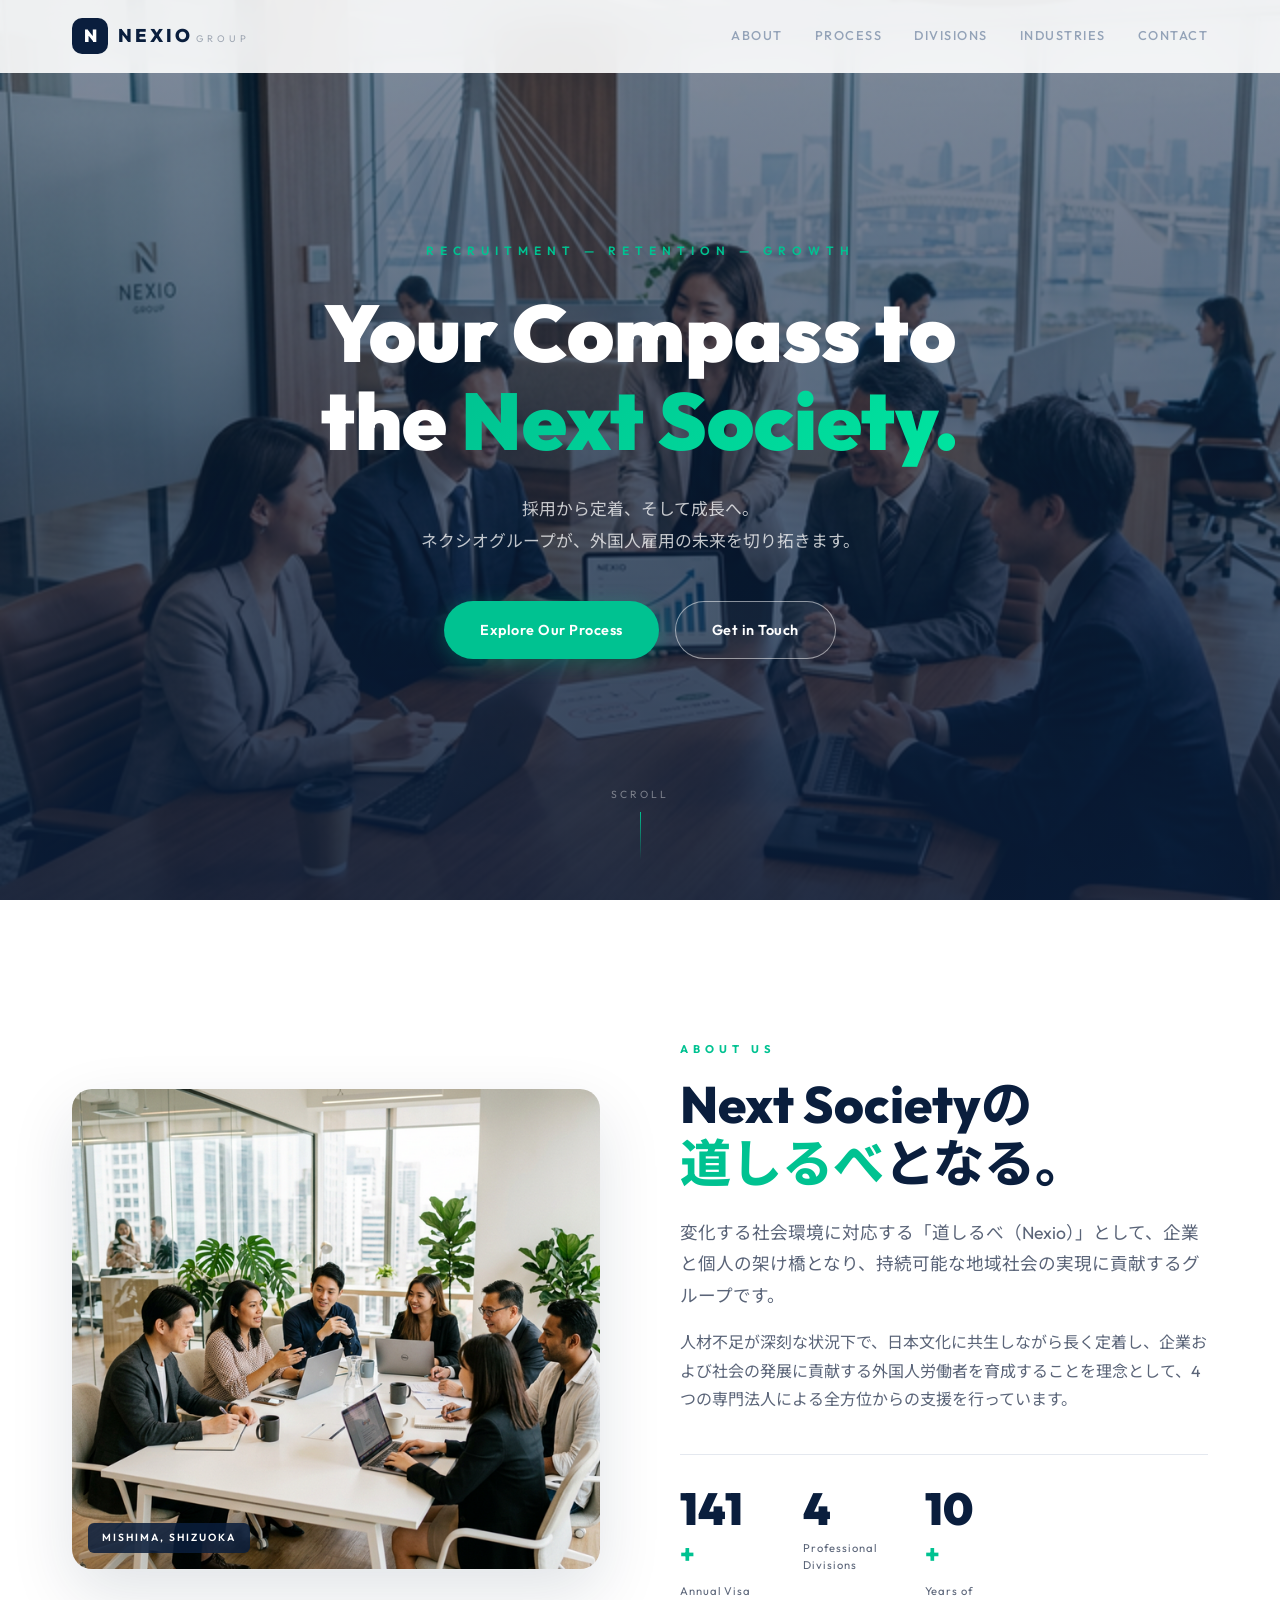
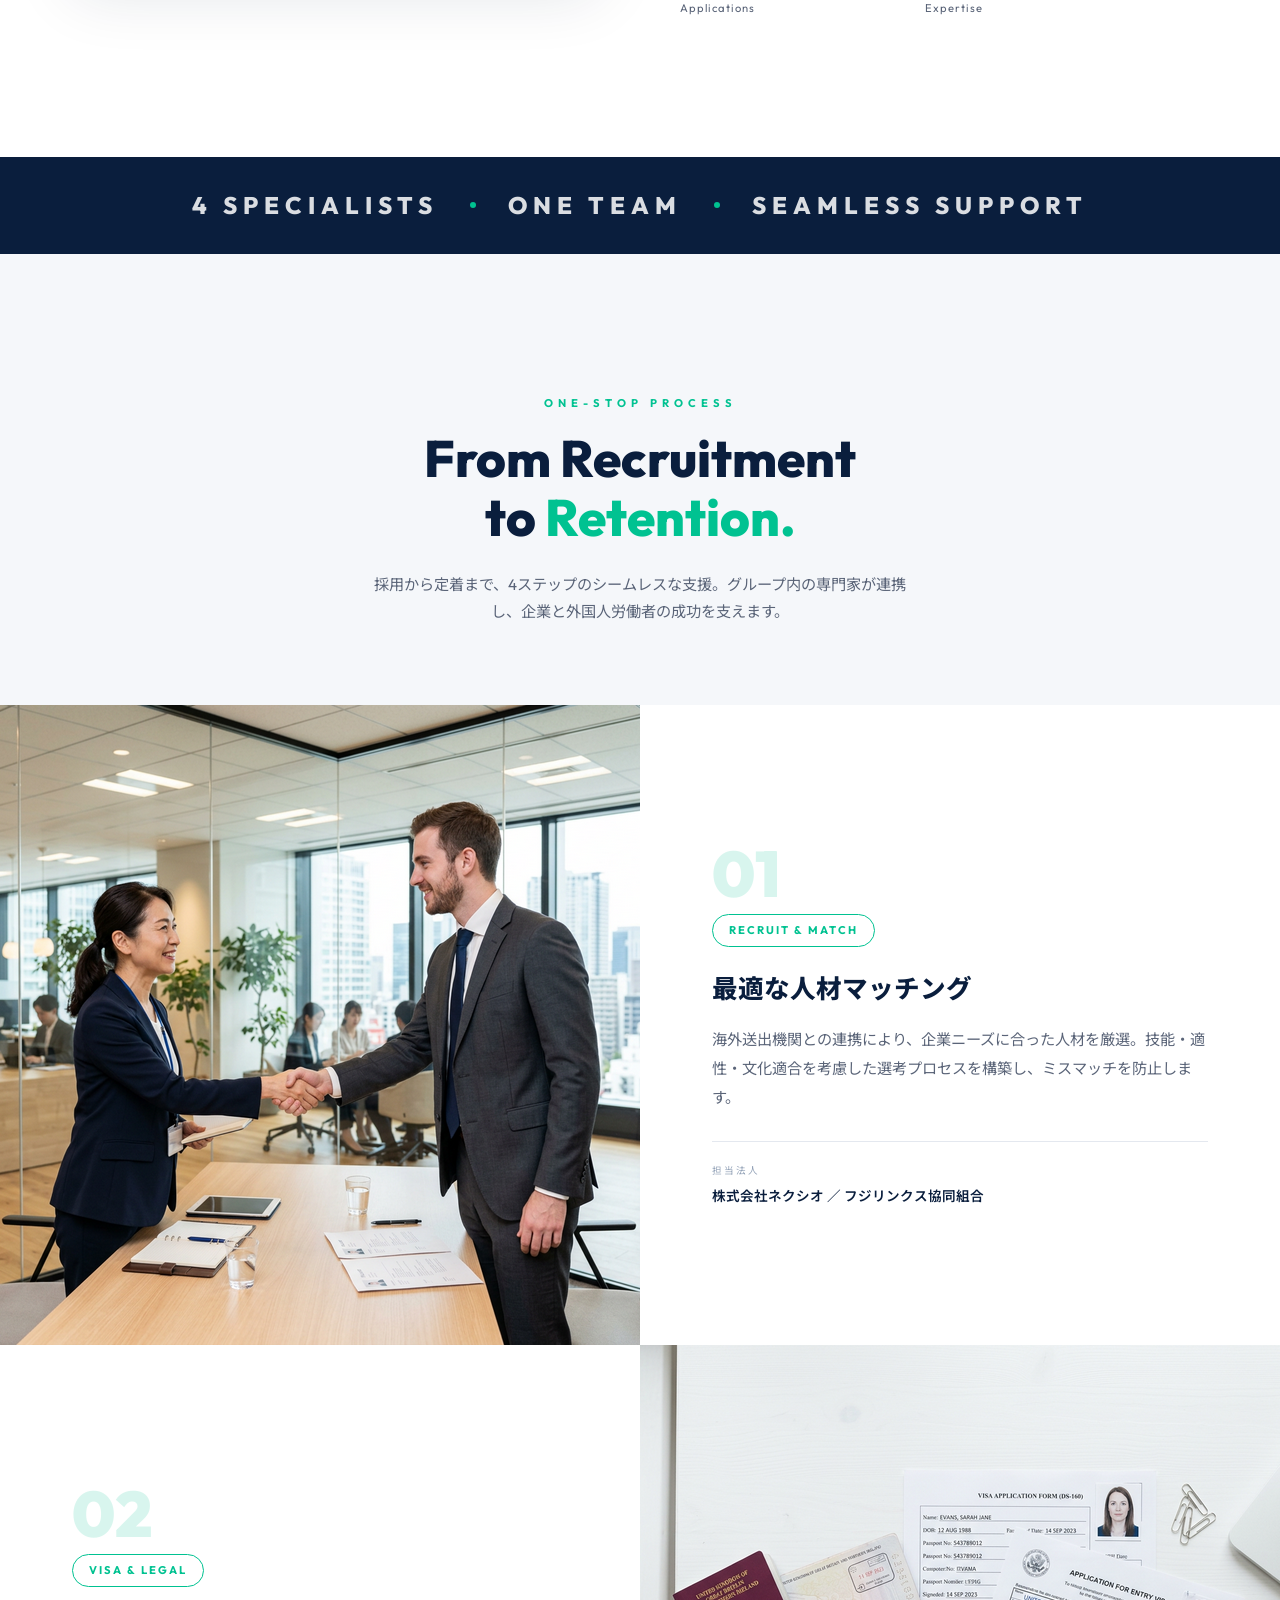
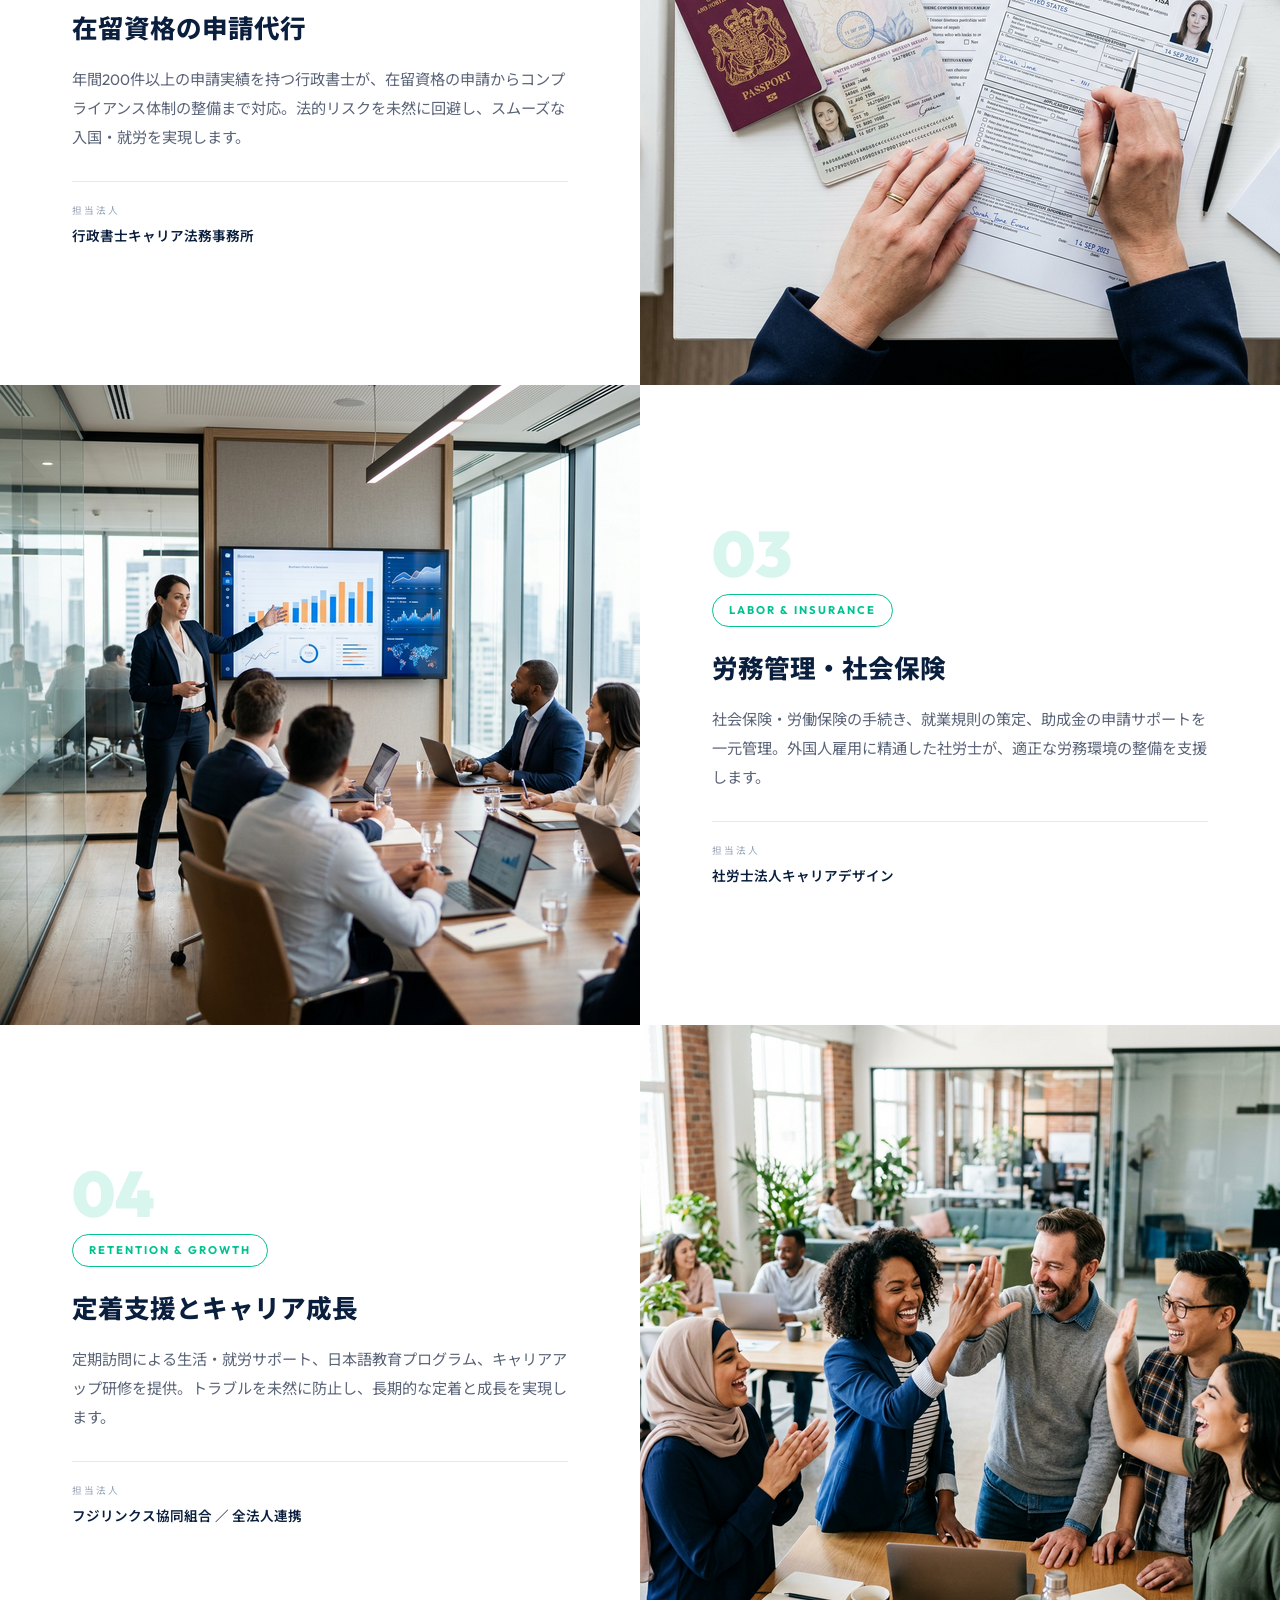
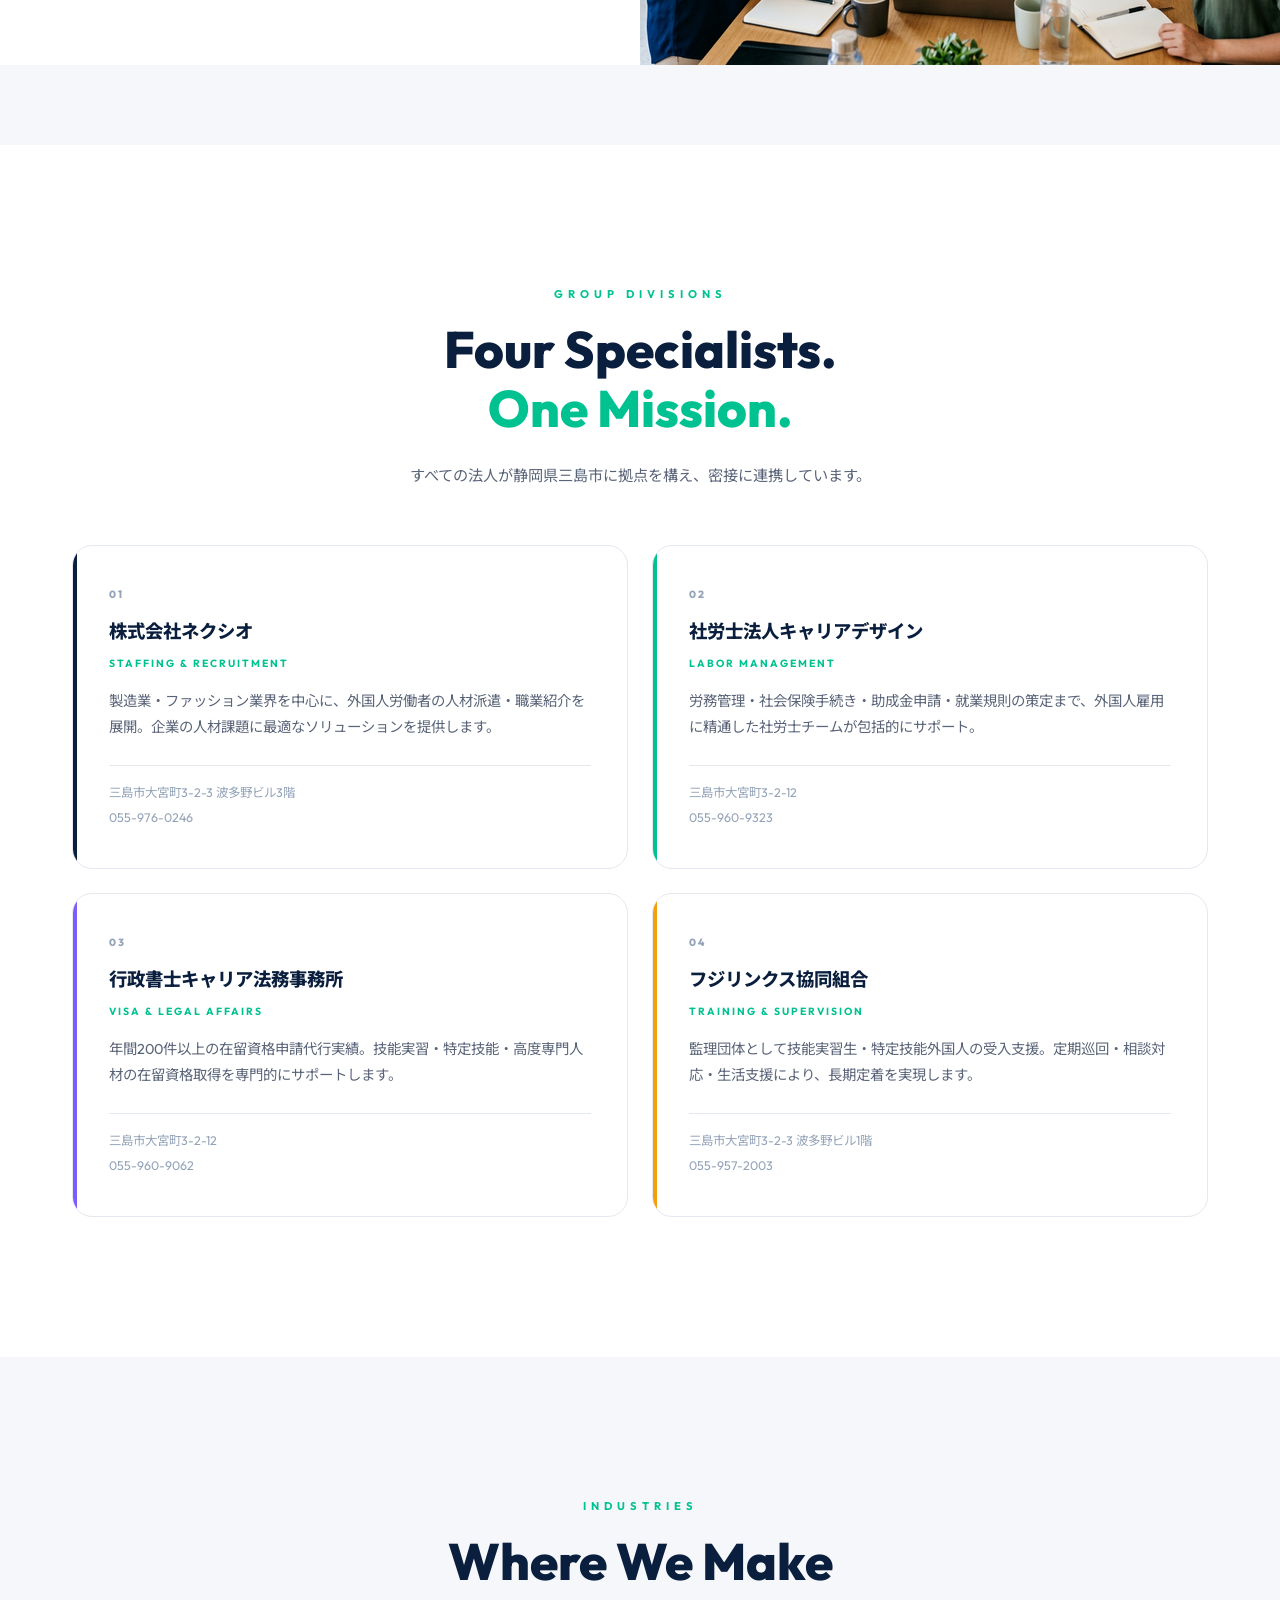
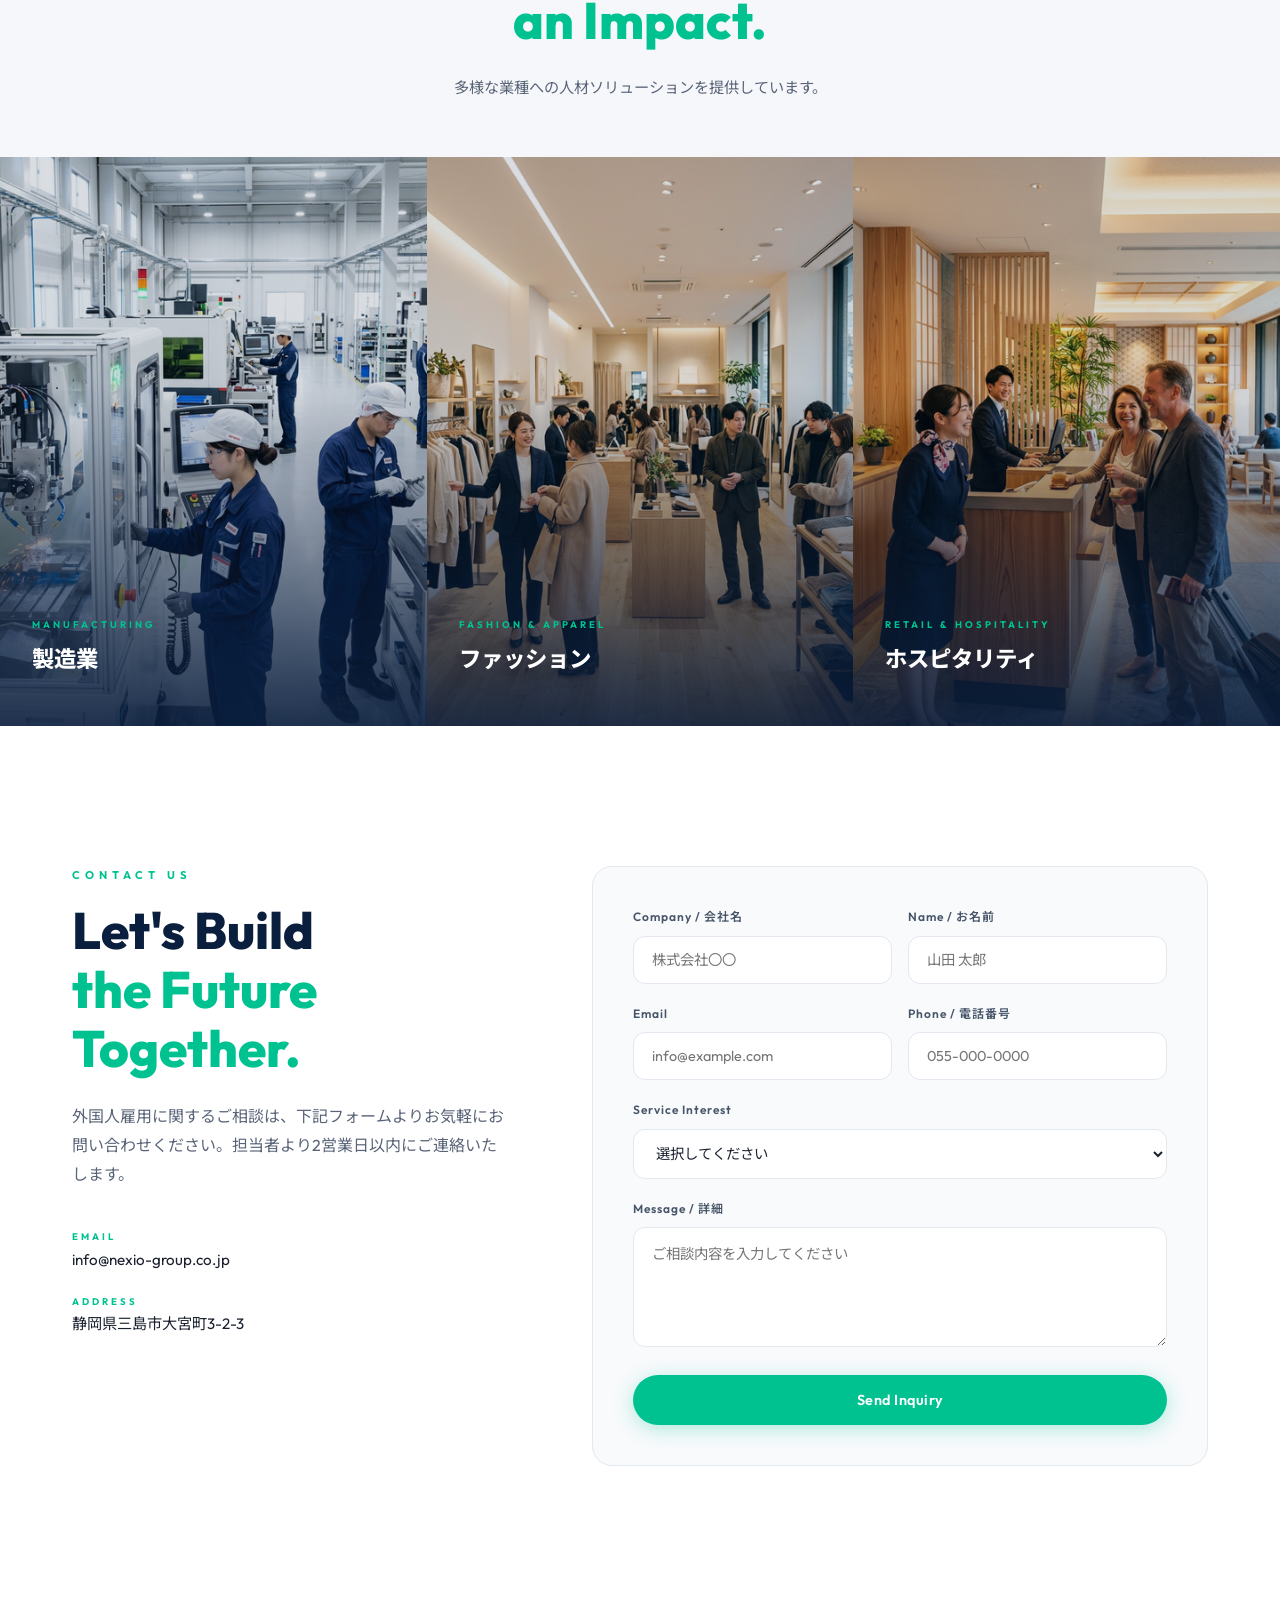
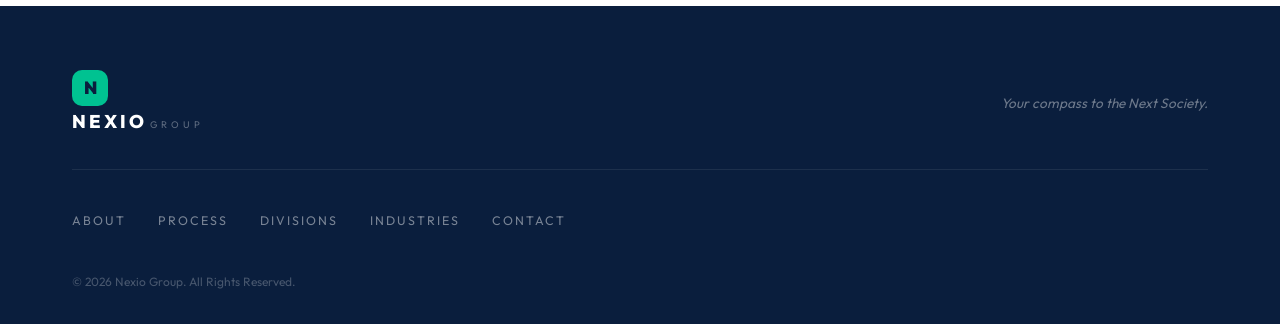
<file: index.html>
﻿<!DOCTYPE html>
<html lang="ja">

<head>
    <meta charset="UTF-8">
    <meta name="viewport" content="width=device-width, initial-scale=1.0">
    <title>NEXIO GROUP | Your Compass to the Next Society</title>
    <meta name="description"
        content="Nexio Group — comprehensive one-stop support for foreign workforce employment in Japan. From recruitment and visa to labor management and long-term retention.">
    <link rel="preconnect" href="https://fonts.googleapis.com">
    <link rel="preconnect" href="https://fonts.gstatic.com" crossorigin>
    <link
        href="https://fonts.googleapis.com/css2?family=Outfit:wght@300;400;500;600;700;800;900&family=Noto+Sans+JP:wght@300;400;500;700&display=swap"
        rel="stylesheet">
    <link rel="stylesheet" href="nexio-style.css">
</head>

<body>

    <!-- ===== HEADER ===== -->
    <header id="header">
        <div class="header-inner">
            <a href="#" class="logo">
                <span class="logo-mark">N</span>
                <span class="logo-text">NEXIO<span class="logo-sub">GROUP</span></span>
            </a>
            <nav class="nav-desktop" id="navDesktop">
                <a href="#about">About</a>
                <a href="#process">Process</a>
                <a href="#divisions">Divisions</a>
                <a href="#industries">Industries</a>
                <a href="#contact">Contact</a>
            </nav>
            <button class="hamburger" id="hamburger" aria-label="メニュー">
                <span></span><span></span><span></span>
            </button>
        </div>
        <nav class="nav-mobile" id="navMobile">
            <a href="#about">About</a>
            <a href="#process">Process</a>
            <a href="#divisions">Divisions</a>
            <a href="#industries">Industries</a>
            <a href="#contact">Contact</a>
        </nav>
    </header>

    <!-- ===== HERO ===== -->
    <section class="hero" id="hero">
        <div class="hero-overlay"></div>
        <img src="images/nexio_hero.png" alt="Nexio Group" class="hero-bg">
        <div class="hero-content">
            <p class="hero-tag fade-up">RECRUITMENT — RETENTION — GROWTH</p>
            <h1 class="hero-title fade-up delay-1">
                Your Compass to<br>
                the <em>Next Society.</em>
            </h1>
            <p class="hero-desc fade-up delay-2">
                採用から定着、そして成長へ。<br>
                ネクシオグループが、外国人雇用の未来を切り拓きます。
            </p>
            <div class="hero-btns fade-up delay-3">
                <a href="#process" class="btn btn-primary">Explore Our Process</a>
                <a href="#contact" class="btn btn-ghost">Get in Touch</a>
            </div>
        </div>
        <div class="hero-scroll">
            <span>Scroll</span>
            <div class="scroll-line"></div>
        </div>
    </section>

    <!-- ===== ABOUT — Editorial split ===== -->
    <section class="about" id="about">
        <div class="container">
            <div class="about-grid">
                <div class="about-img reveal">
                    <img src="images/nexio_about.png" alt="Team Meeting">
                    <div class="img-caption">Mishima, Shizuoka</div>
                </div>
                <div class="about-text reveal">
                    <span class="section-label">ABOUT US</span>
                    <h2 class="section-heading">Next Societyの<br><em>道しるべ</em>となる。</h2>
                    <p class="lead-text">変化する社会環境に対応する「道しるべ（Nexio）」として、企業と個人の架け橋となり、持続可能な地域社会の実現に貢献するグループです。</p>
                    <p>人材不足が深刻な状況下で、日本文化に共生しながら長く定着し、企業および社会の発展に貢献する外国人労働者を育成することを理念として、4つの専門法人による全方位からの支援を行っています。</p>
                    <div class="about-stats">
                        <div class="stat">
                            <span class="stat-num" data-count="200">0</span><span class="stat-unit">+</span>
                            <span class="stat-desc">Annual Visa<br>Applications</span>
                        </div>
                        <div class="stat">
                            <span class="stat-num" data-count="4">0</span>
                            <span class="stat-desc">Professional<br>Divisions</span>
                        </div>
                        <div class="stat">
                            <span class="stat-num" data-count="10">0</span><span class="stat-unit">+</span>
                            <span class="stat-desc">Years of<br>Expertise</span>
                        </div>
                    </div>
                </div>
            </div>
        </div>
    </section>

    <!-- ===== FULL-WIDTH BANNER ===== -->
    <section class="banner">
        <div class="banner-inner">
            <span class="banner-text">4 Specialists</span>
            <span class="banner-dot"></span>
            <span class="banner-text">One Team</span>
            <span class="banner-dot"></span>
            <span class="banner-text">Seamless Support</span>
        </div>
    </section>

    <!-- ===== PROCESS — Step by Step with Images ===== -->
    <section class="process" id="process">
        <div class="container">
            <div class="process-header reveal">
                <span class="section-label center">ONE-STOP PROCESS</span>
                <h2 class="section-heading center">From Recruitment<br>to <em>Retention.</em></h2>
                <p class="section-sub">採用から定着まで、4ステップのシームレスな支援。グループ内の専門家が連携し、企業と外国人労働者の成功を支えます。</p>
            </div>
        </div>

        <!-- Step 01 -->
        <div class="step-row reveal">
            <div class="step-img">
                <img src="images/step_recruit.png" alt="Recruitment">
            </div>
            <div class="step-content">
                <span class="step-num">01</span>
                <div class="step-badge">Recruit & Match</div>
                <h3>最適な人材マッチング</h3>
                <p>海外送出機関との連携により、企業ニーズに合った人材を厳選。技能・適性・文化適合を考慮した選考プロセスを構築し、ミスマッチを防止します。</p>
                <div class="step-entity">
                    <span class="entity-label">担当法人</span>
                    <span class="entity-name">株式会社ネクシオ ／ フジリンクス協同組合</span>
                </div>
            </div>
        </div>

        <!-- Step 02 -->
        <div class="step-row reverse reveal">
            <div class="step-img">
                <img src="images/step_visa.png" alt="Visa Processing">
            </div>
            <div class="step-content">
                <span class="step-num">02</span>
                <div class="step-badge">Visa & Legal</div>
                <h3>在留資格の申請代行</h3>
                <p>年間200件以上の申請実績を持つ行政書士が、在留資格の申請からコンプライアンス体制の整備まで対応。法的リスクを未然に回避し、スムーズな入国・就労を実現します。</p>
                <div class="step-entity">
                    <span class="entity-label">担当法人</span>
                    <span class="entity-name">行政書士キャリア法務事務所</span>
                </div>
            </div>
        </div>

        <!-- Step 03 -->
        <div class="step-row reveal">
            <div class="step-img">
                <img src="images/step_labor.png" alt="Labor Management">
            </div>
            <div class="step-content">
                <span class="step-num">03</span>
                <div class="step-badge">Labor & Insurance</div>
                <h3>労務管理・社会保険</h3>
                <p>社会保険・労働保険の手続き、就業規則の策定、助成金の申請サポートを一元管理。外国人雇用に精通した社労士が、適正な労務環境の整備を支援します。</p>
                <div class="step-entity">
                    <span class="entity-label">担当法人</span>
                    <span class="entity-name">社労士法人キャリアデザイン</span>
                </div>
            </div>
        </div>

        <!-- Step 04 -->
        <div class="step-row reverse reveal">
            <div class="step-img">
                <img src="images/step_growth.png" alt="Growth & Retention">
            </div>
            <div class="step-content">
                <span class="step-num">04</span>
                <div class="step-badge">Retention & Growth</div>
                <h3>定着支援とキャリア成長</h3>
                <p>定期訪問による生活・就労サポート、日本語教育プログラム、キャリアアップ研修を提供。トラブルを未然に防止し、長期的な定着と成長を実現します。</p>
                <div class="step-entity">
                    <span class="entity-label">担当法人</span>
                    <span class="entity-name">フジリンクス協同組合 ／ 全法人連携</span>
                </div>
            </div>
        </div>
    </section>

    <!-- ===== DIVISIONS — Grid ===== -->
    <section class="divisions" id="divisions">
        <div class="container">
            <span class="section-label center">GROUP DIVISIONS</span>
            <h2 class="section-heading center">Four Specialists.<br><em>One Mission.</em></h2>
            <p class="section-sub">すべての法人が静岡県三島市に拠点を構え、密接に連携しています。</p>

            <div class="div-grid">
                <div class="div-card reveal" data-accent="navy">
                    <span class="div-num">01</span>
                    <h3>株式会社ネクシオ</h3>
                    <span class="div-tag">Staffing & Recruitment</span>
                    <p>製造業・ファッション業界を中心に、外国人労働者の人材派遣・職業紹介を展開。企業の人材課題に最適なソリューションを提供します。</p>
                    <div class="div-contact">
                        <span>三島市大宮町3-2-3 波多野ビル3階</span>
                        <span>055-976-0246</span>
                    </div>
                </div>
                <div class="div-card reveal" data-accent="green">
                    <span class="div-num">02</span>
                    <h3>社労士法人キャリアデザイン</h3>
                    <span class="div-tag">Labor Management</span>
                    <p>労務管理・社会保険手続き・助成金申請・就業規則の策定まで、外国人雇用に精通した社労士チームが包括的にサポート。</p>
                    <div class="div-contact">
                        <span>三島市大宮町3-2-12</span>
                        <span>055-960-9323</span>
                    </div>
                </div>
                <div class="div-card reveal" data-accent="purple">
                    <span class="div-num">03</span>
                    <h3>行政書士キャリア法務事務所</h3>
                    <span class="div-tag">Visa & Legal Affairs</span>
                    <p>年間200件以上の在留資格申請代行実績。技能実習・特定技能・高度専門人材の在留資格取得を専門的にサポートします。</p>
                    <div class="div-contact">
                        <span>三島市大宮町3-2-12</span>
                        <span>055-960-9062</span>
                    </div>
                </div>
                <div class="div-card reveal" data-accent="amber">
                    <span class="div-num">04</span>
                    <h3>フジリンクス協同組合</h3>
                    <span class="div-tag">Training & Supervision</span>
                    <p>監理団体として技能実習生・特定技能外国人の受入支援。定期巡回・相談対応・生活支援により、長期定着を実現します。</p>
                    <div class="div-contact">
                        <span>三島市大宮町3-2-3 波多野ビル1階</span>
                        <span>055-957-2003</span>
                    </div>
                </div>
            </div>
        </div>
    </section>

    <!-- ===== INDUSTRIES — Image Gallery ===== -->
    <section class="industries" id="industries">
        <div class="container">
            <span class="section-label center">INDUSTRIES</span>
            <h2 class="section-heading center">Where We Make<br><em>an Impact.</em></h2>
            <p class="section-sub">多様な業種への人材ソリューションを提供しています。</p>
        </div>
        <div class="ind-gallery">
            <div class="ind-item reveal">
                <img src="images/nexio_manufacturing.png" alt="Manufacturing">
                <div class="ind-overlay">
                    <span class="ind-label">Manufacturing</span>
                    <h3>製造業</h3>
                    <p>自動車部品、電子部品、食品加工など静岡県東部を中心とした製造業への人材派遣・技能実習生受入支援。</p>
                </div>
            </div>
            <div class="ind-item reveal">
                <img src="images/nexio_fashion.png" alt="Fashion & Apparel">
                <div class="ind-overlay">
                    <span class="ind-label">Fashion & Apparel</span>
                    <h3>ファッション</h3>
                    <p>全国のアパレルショップへの販売スタッフ派遣。接客マナーや商品知識の教育・研修プログラムも提供。</p>
                </div>
            </div>
            <div class="ind-item reveal">
                <img src="images/nexio_hospitality.png" alt="Retail & Hospitality">
                <div class="ind-overlay">
                    <span class="ind-label">Retail & Hospitality</span>
                    <h3>ホスピタリティ</h3>
                    <p>ホテル・旅館・飲食業向け外国人スタッフ紹介。インバウンド対応人材の育成にも対応。</p>
                </div>
            </div>
        </div>
    </section>

    <!-- ===== CONTACT ===== -->
    <section class="contact" id="contact">
        <div class="container">
            <div class="contact-grid">
                <div class="contact-left reveal">
                    <span class="section-label">CONTACT US</span>
                    <h2 class="section-heading">Let's Build<br><em>the Future Together.</em></h2>
                    <p>外国人雇用に関するご相談は、下記フォームよりお気軽にお問い合わせください。担当者より2営業日以内にご連絡いたします。</p>
                    <div class="contact-meta">
                        <div class="meta-item">
                            <span class="meta-label">Email</span>
                            <span>info@nexio-group.co.jp</span>
                        </div>
                        <div class="meta-item">
                            <span class="meta-label">Address</span>
                            <span>静岡県三島市大宮町3-2-3</span>
                        </div>
                    </div>
                </div>
                <div class="contact-right reveal">
                    <iframe src="https://docs.google.com/forms/d/e/YOUR_FORM_ID/viewform?embedded=true" width="100%"
                        height="700" frameborder="0" marginheight="0" marginwidth="0" id="google-form-iframe"
                        title="Contact Form">
                        読み込んでいます…
                    </iframe>
                    <form class="fallback-form" id="fallbackForm">
                        <div class="form-row">
                            <div class="form-group">
                                <label for="company">Company / 会社名</label>
                                <input type="text" id="company" name="company" required placeholder="株式会社〇〇">
                            </div>
                            <div class="form-group">
                                <label for="name">Name / お名前</label>
                                <input type="text" id="name" name="name" required placeholder="山田 太郎">
                            </div>
                        </div>
                        <div class="form-row">
                            <div class="form-group">
                                <label for="email">Email</label>
                                <input type="email" id="email" name="email" required placeholder="info@example.com">
                            </div>
                            <div class="form-group">
                                <label for="phone">Phone / 電話番号</label>
                                <input type="tel" id="phone" name="phone" placeholder="055-000-0000">
                            </div>
                        </div>
                        <div class="form-group">
                            <label for="service">Service Interest</label>
                            <select id="service" name="service">
                                <option value="">選択してください</option>
                                <option value="staffing">人材派遣・紹介</option>
                                <option value="visa">ビザ・在留資格</option>
                                <option value="labor">労務管理・助成金</option>
                                <option value="training">技能実習・特定技能</option>
                                <option value="other">その他</option>
                            </select>
                        </div>
                        <div class="form-group">
                            <label for="message">Message / 詳細</label>
                            <textarea id="message" name="message" rows="4" placeholder="ご相談内容を入力してください"></textarea>
                        </div>
                        <button type="submit" class="btn btn-primary btn-full">Send Inquiry</button>
                    </form>
                </div>
            </div>
        </div>
    </section>

    <!-- ===== FOOTER ===== -->
    <footer>
        <div class="container">
            <div class="footer-top">
                <div class="footer-brand">
                    <span class="logo-mark">N</span>
                    <span class="logo-text">NEXIO<span class="logo-sub">GROUP</span></span>
                </div>
                <p class="footer-mission">Your compass to the Next Society.</p>
            </div>
            <div class="footer-links">
                <a href="#about">About</a>
                <a href="#process">Process</a>
                <a href="#divisions">Divisions</a>
                <a href="#industries">Industries</a>
                <a href="#contact">Contact</a>
            </div>
            <div class="footer-bottom">
                <p>&copy; 2026 Nexio Group. All Rights Reserved.</p>
            </div>
        </div>
    </footer>

    <script src="nexio-script.js"></script>
</body>

</html>
</file>
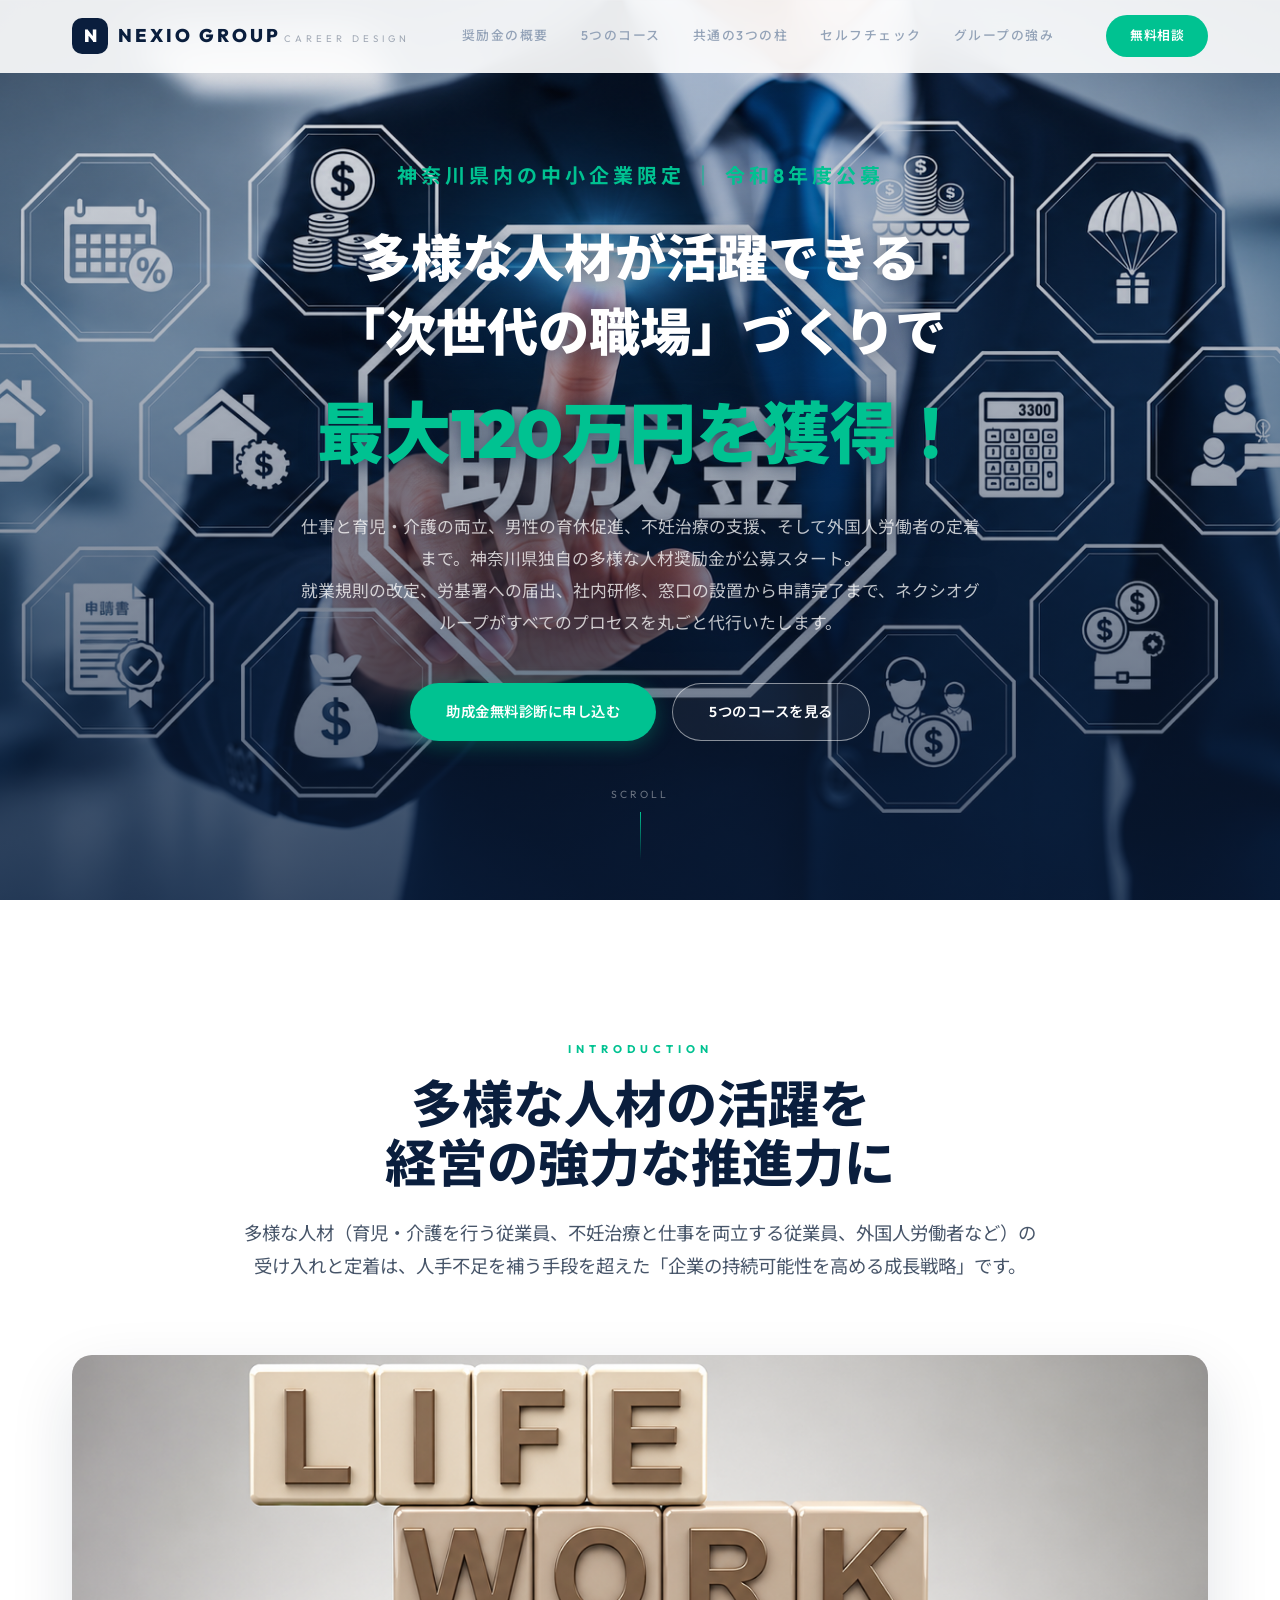
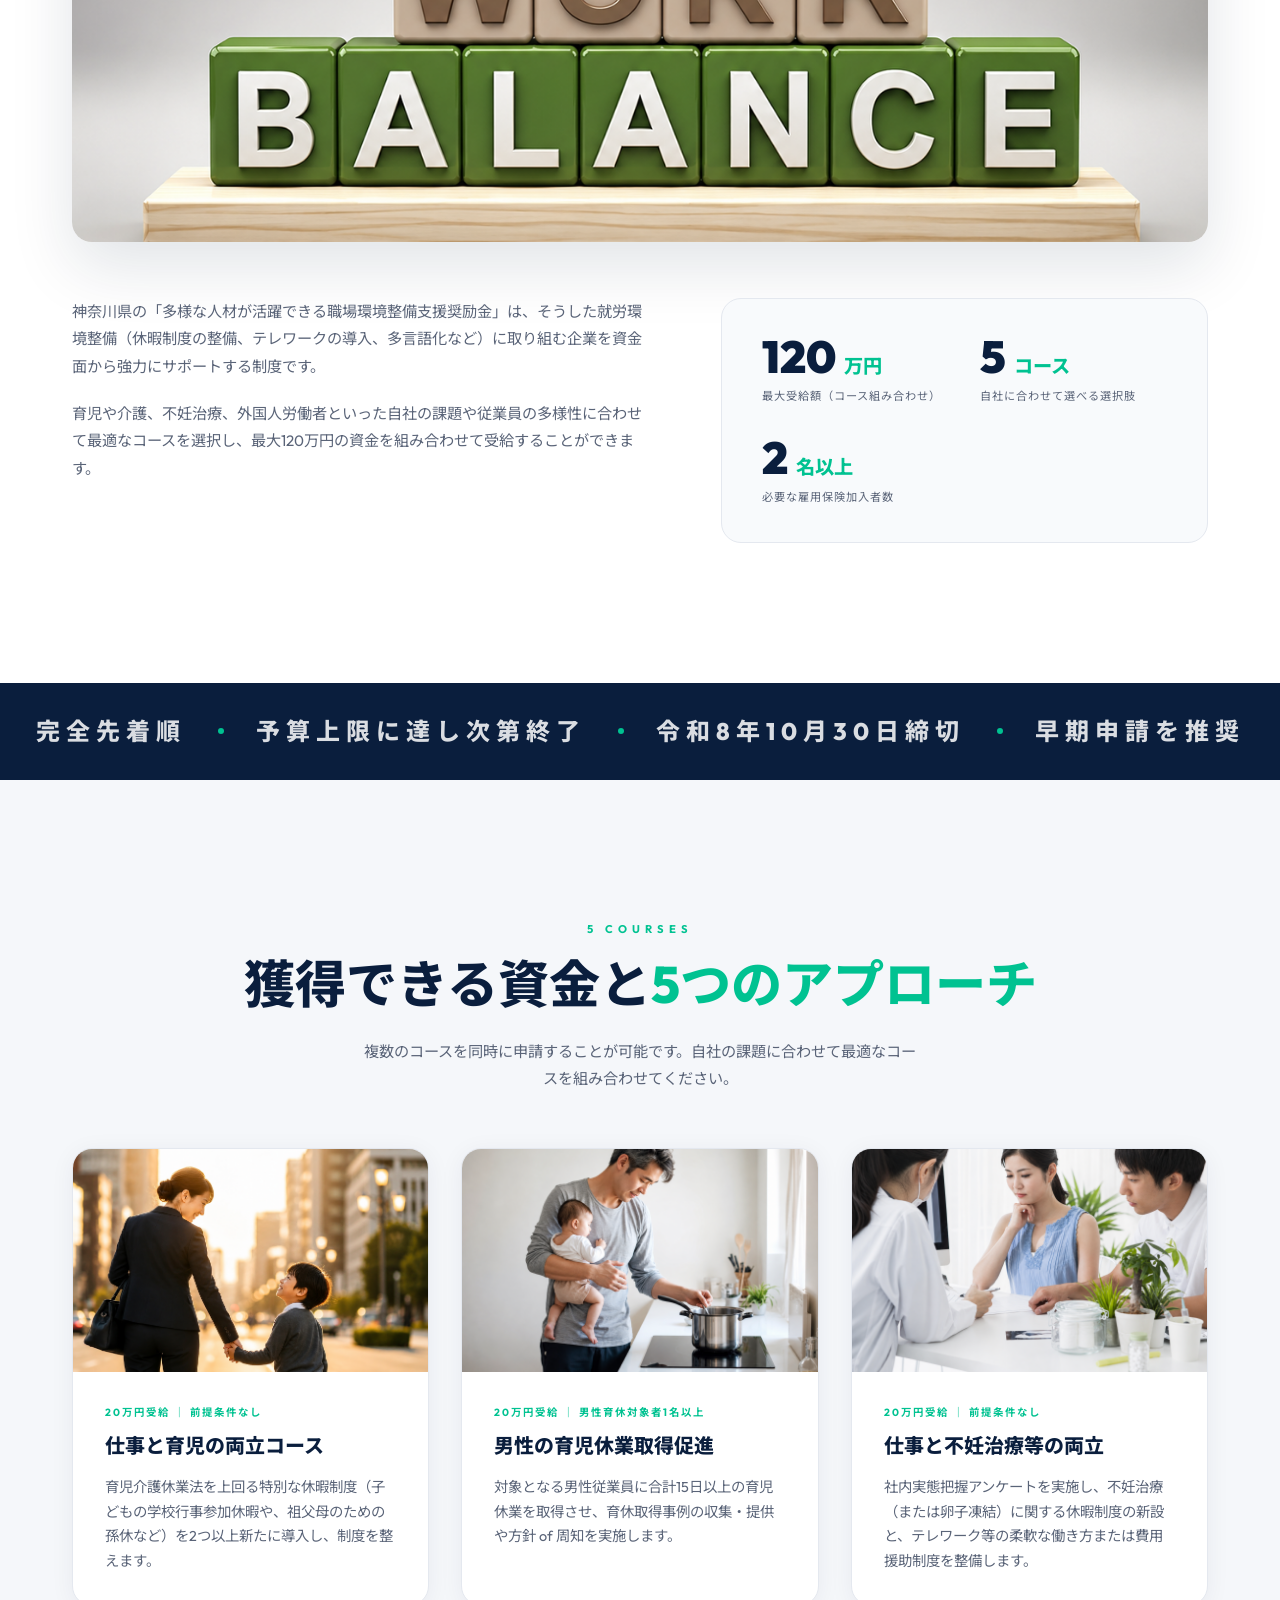
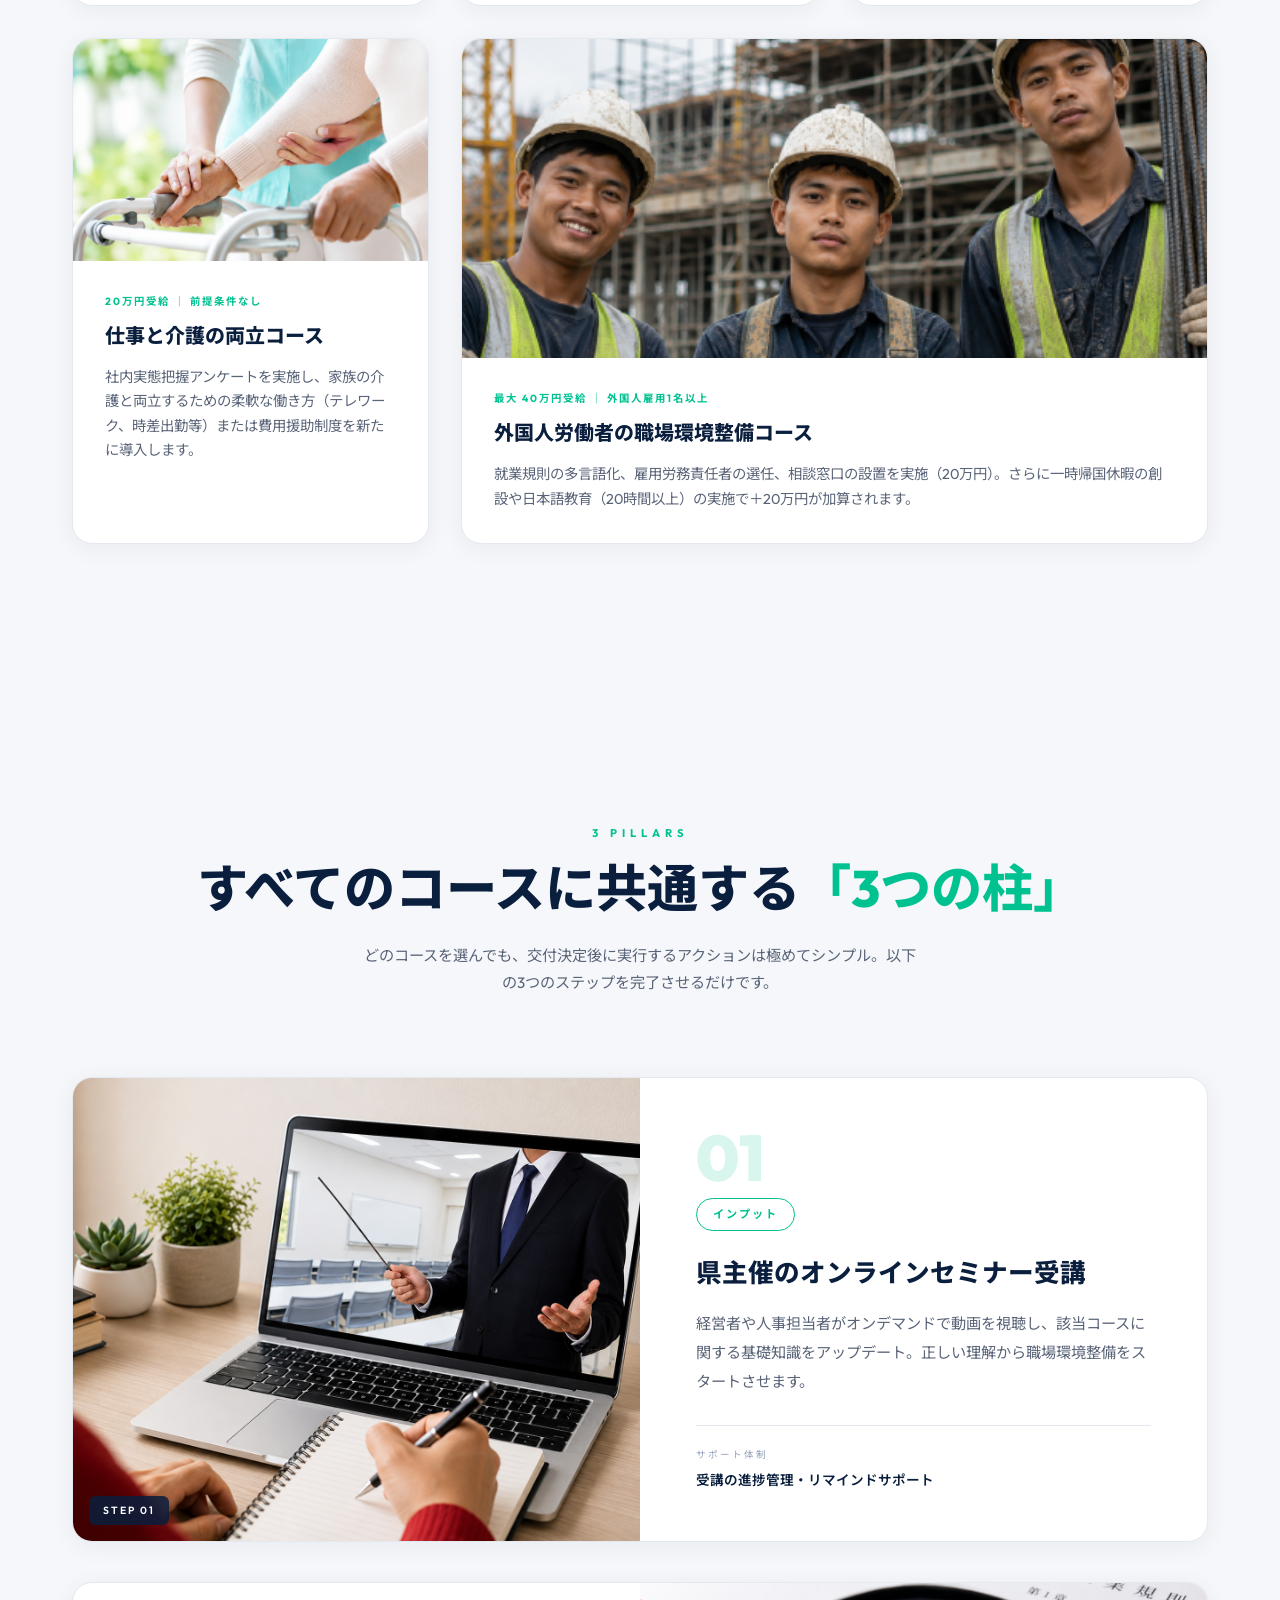
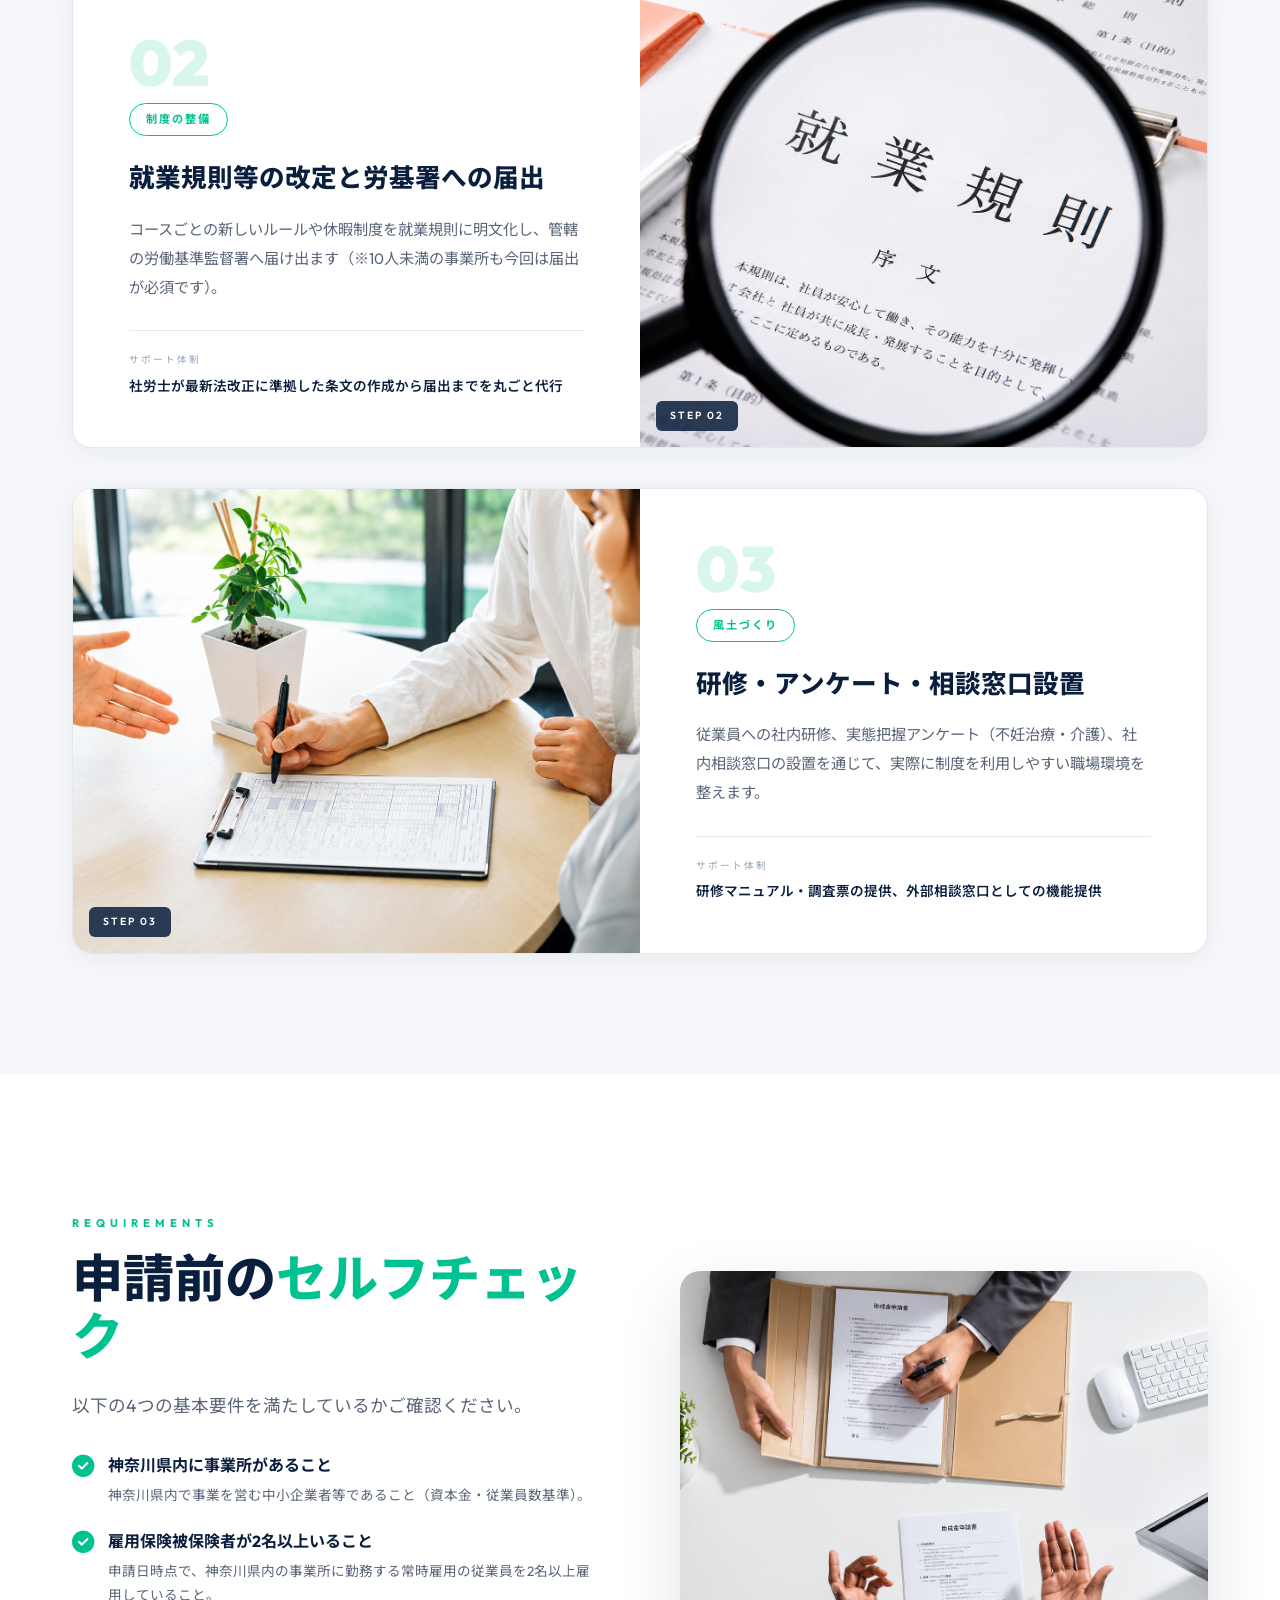
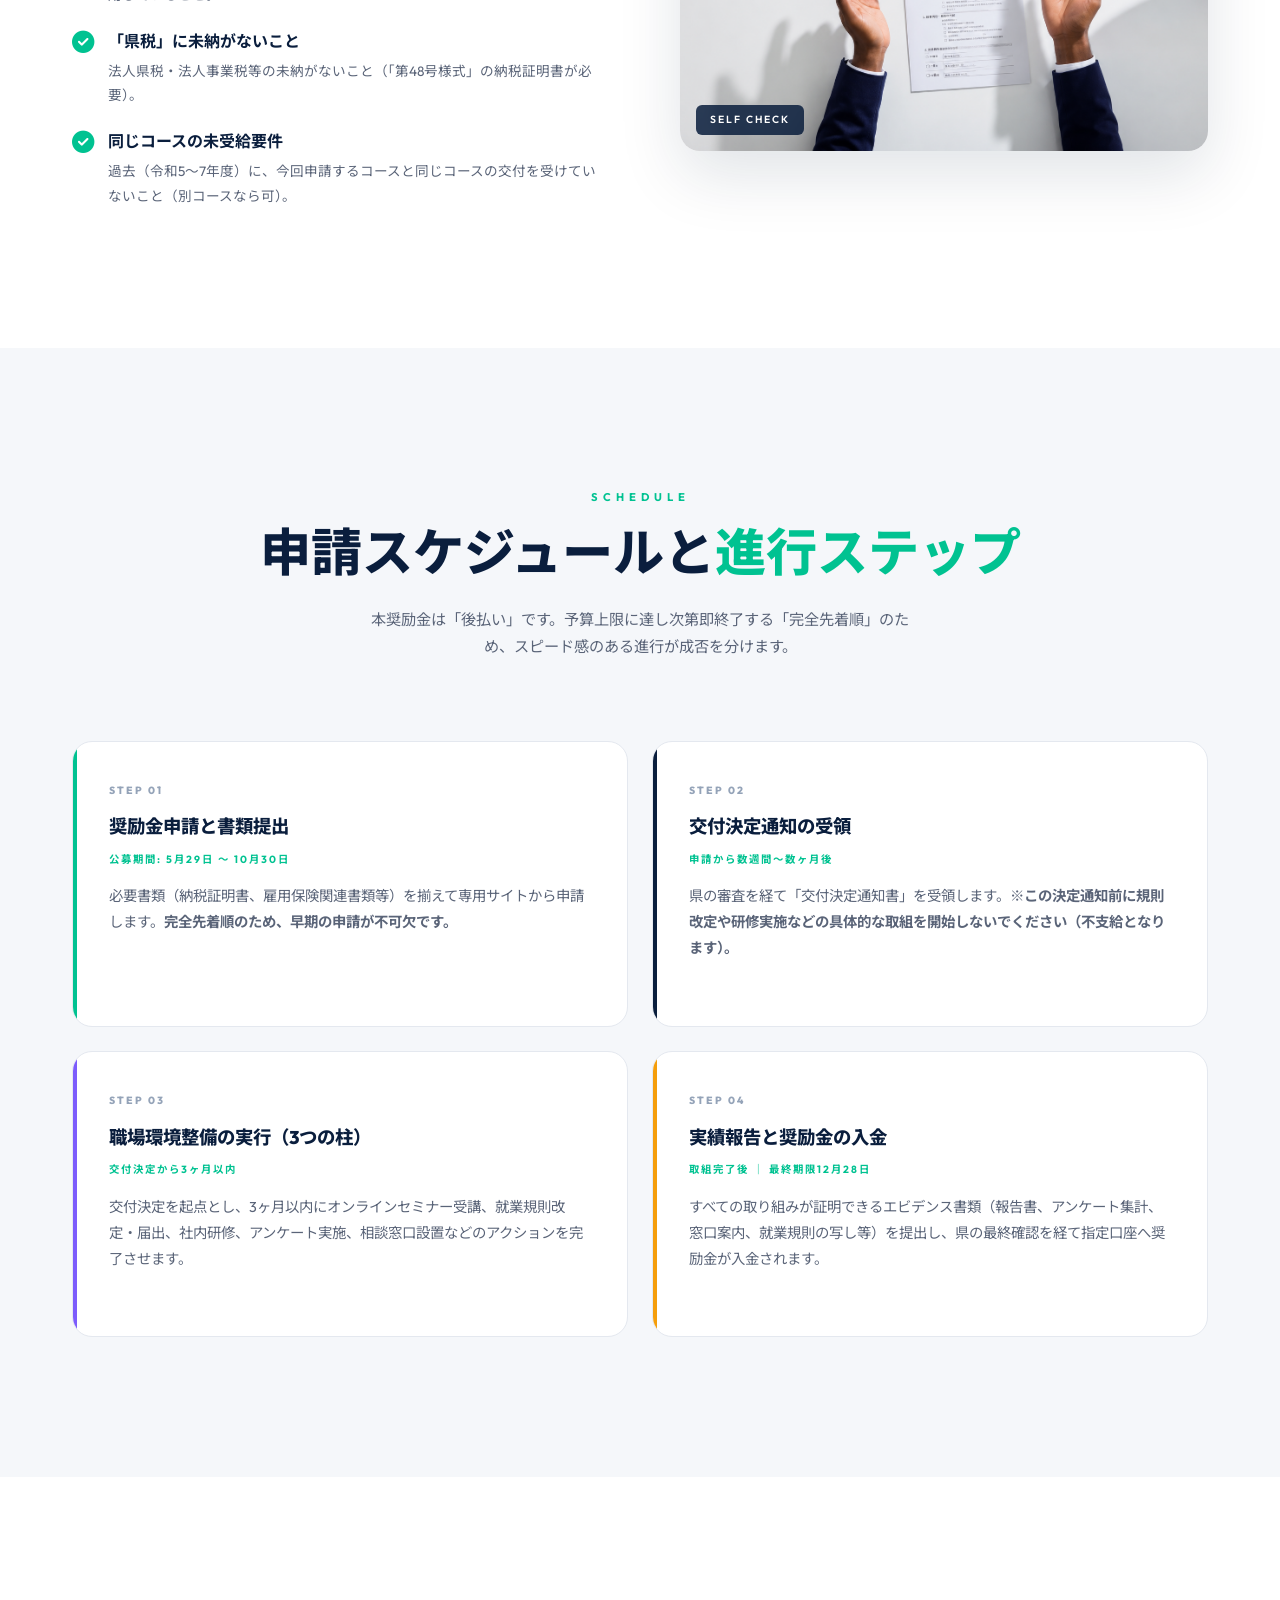
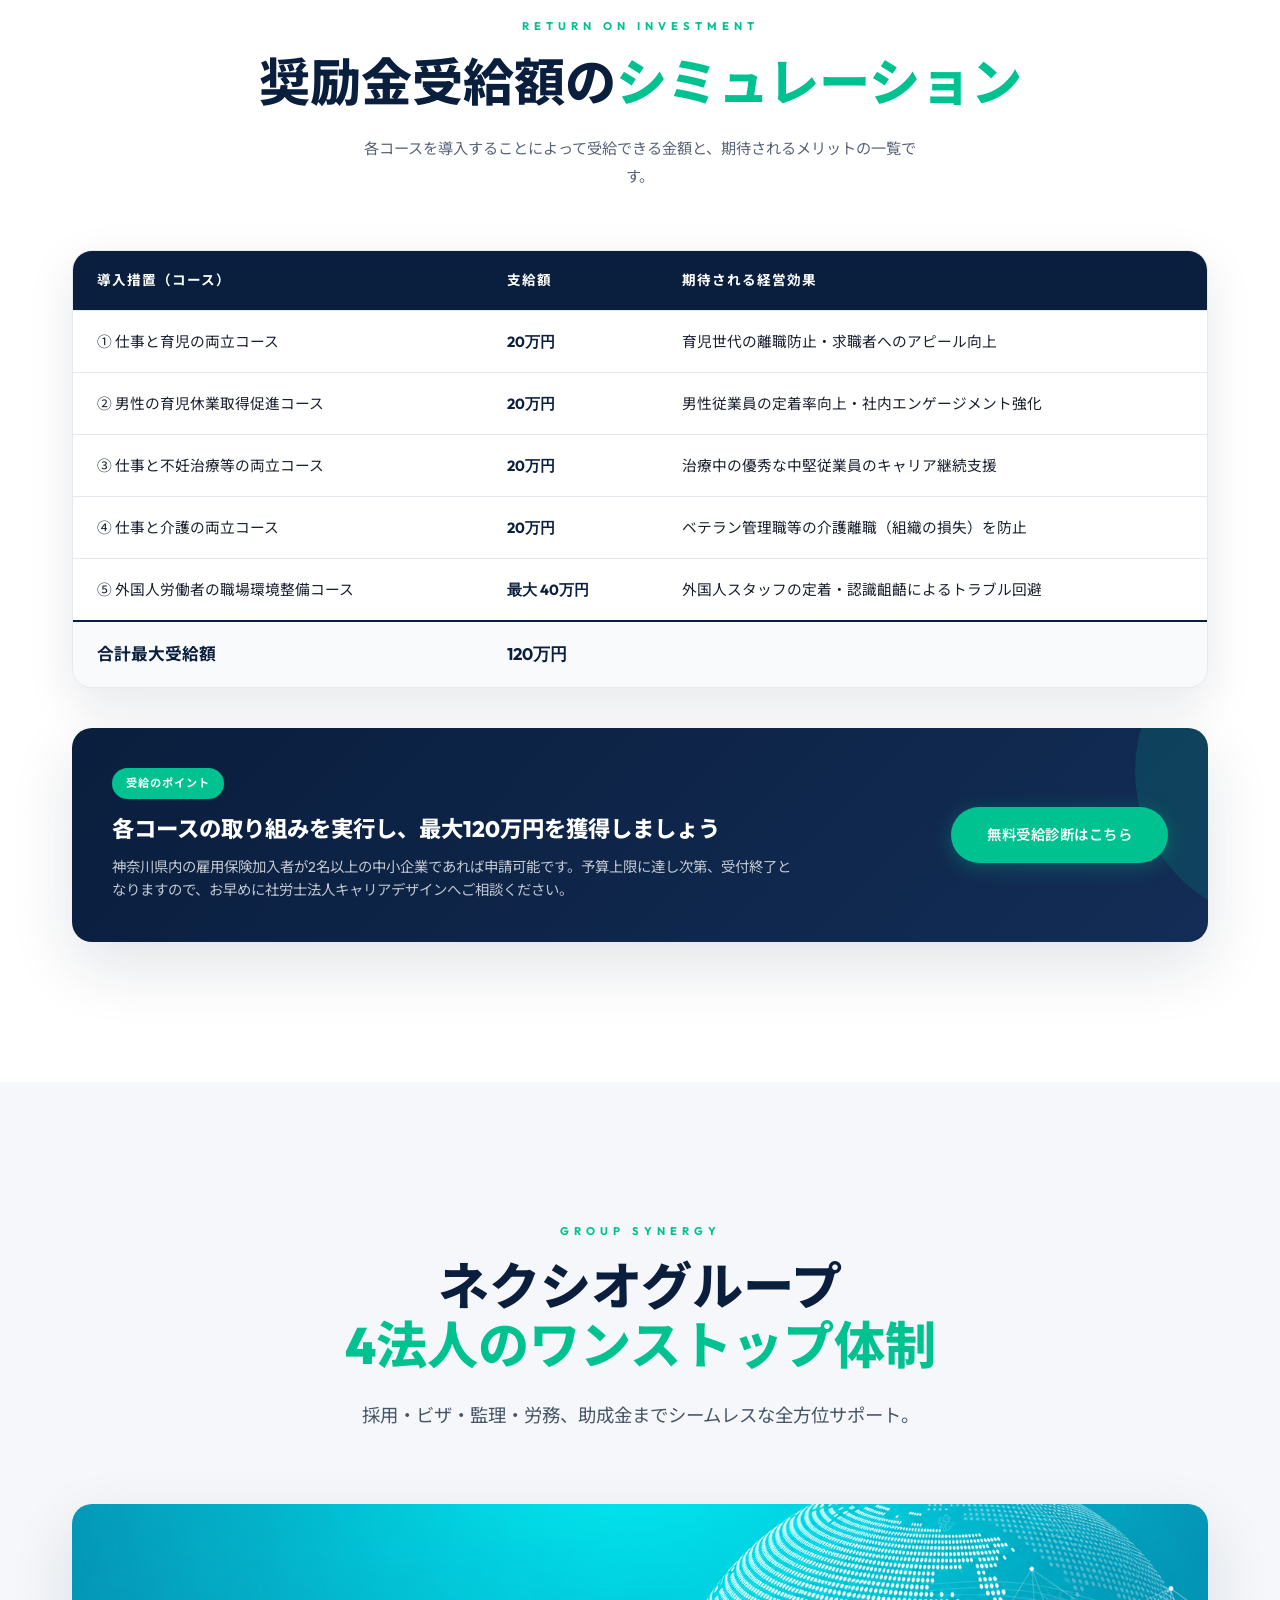
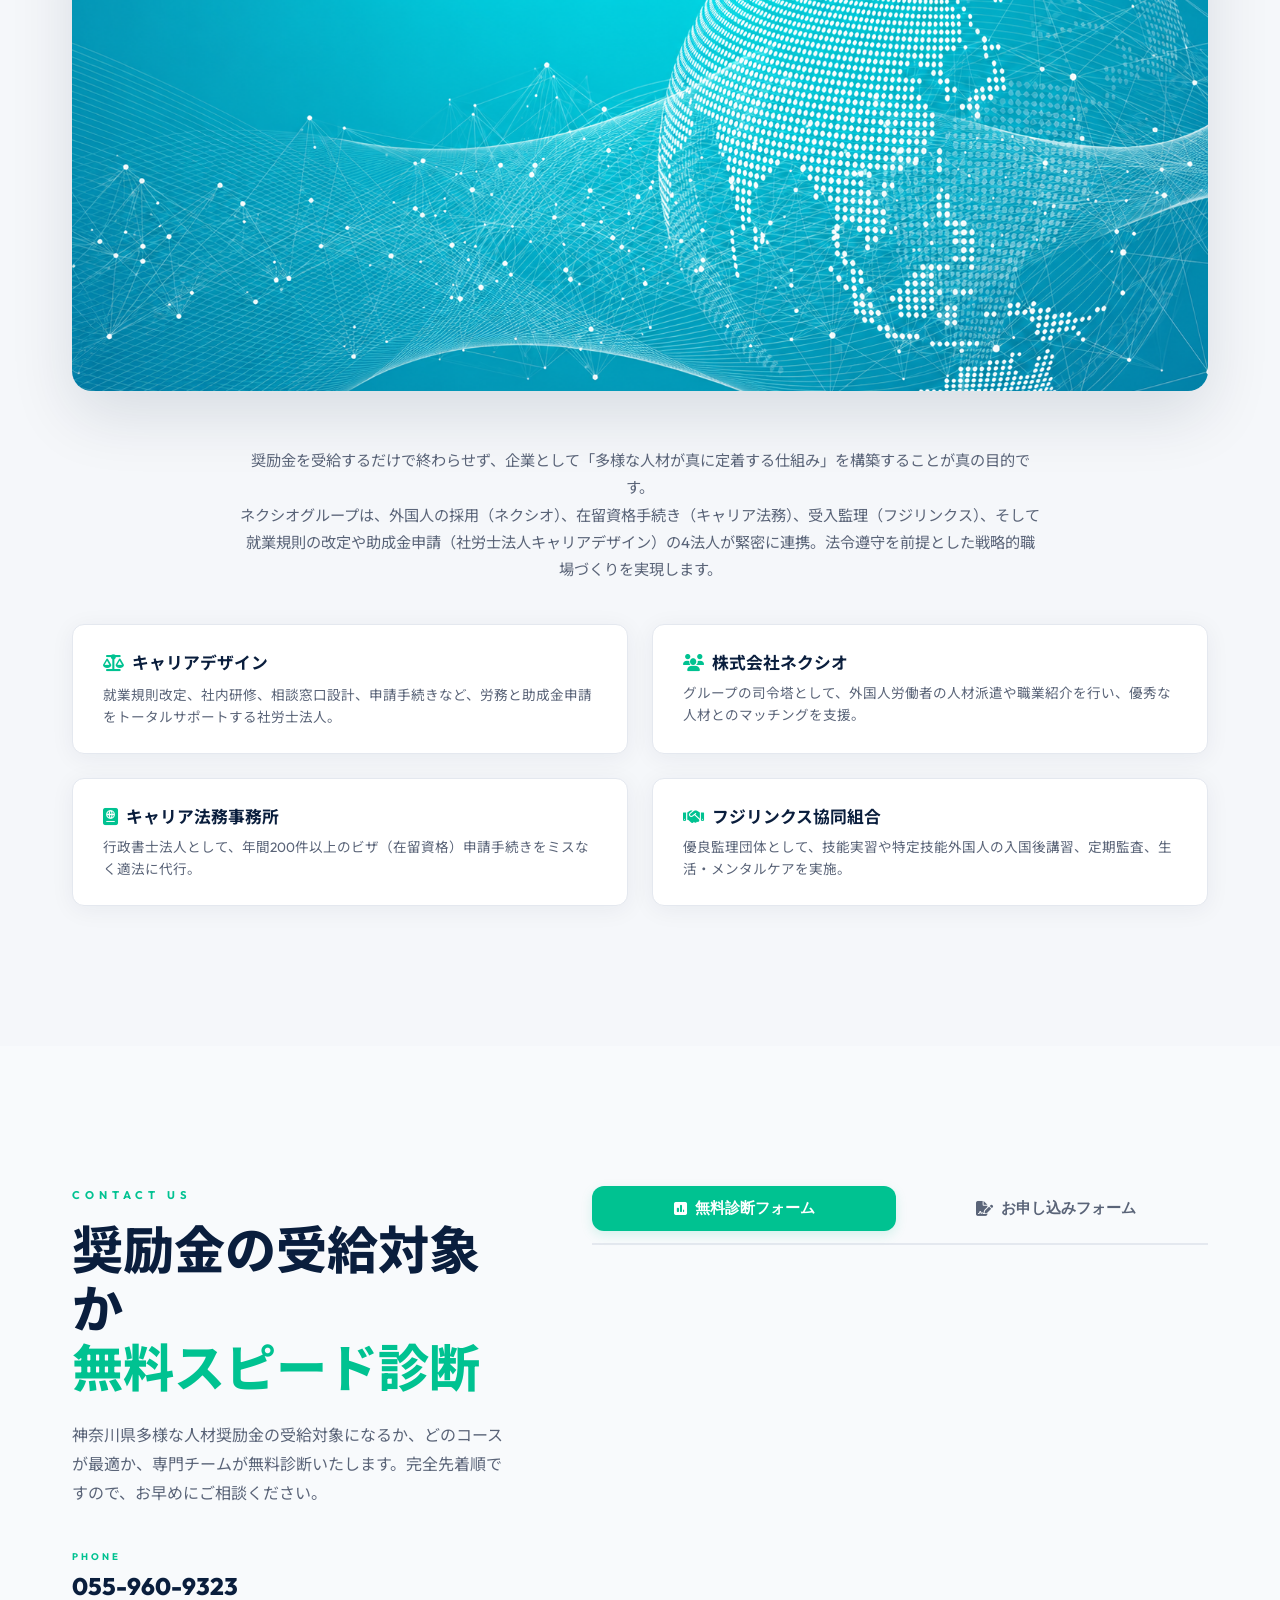
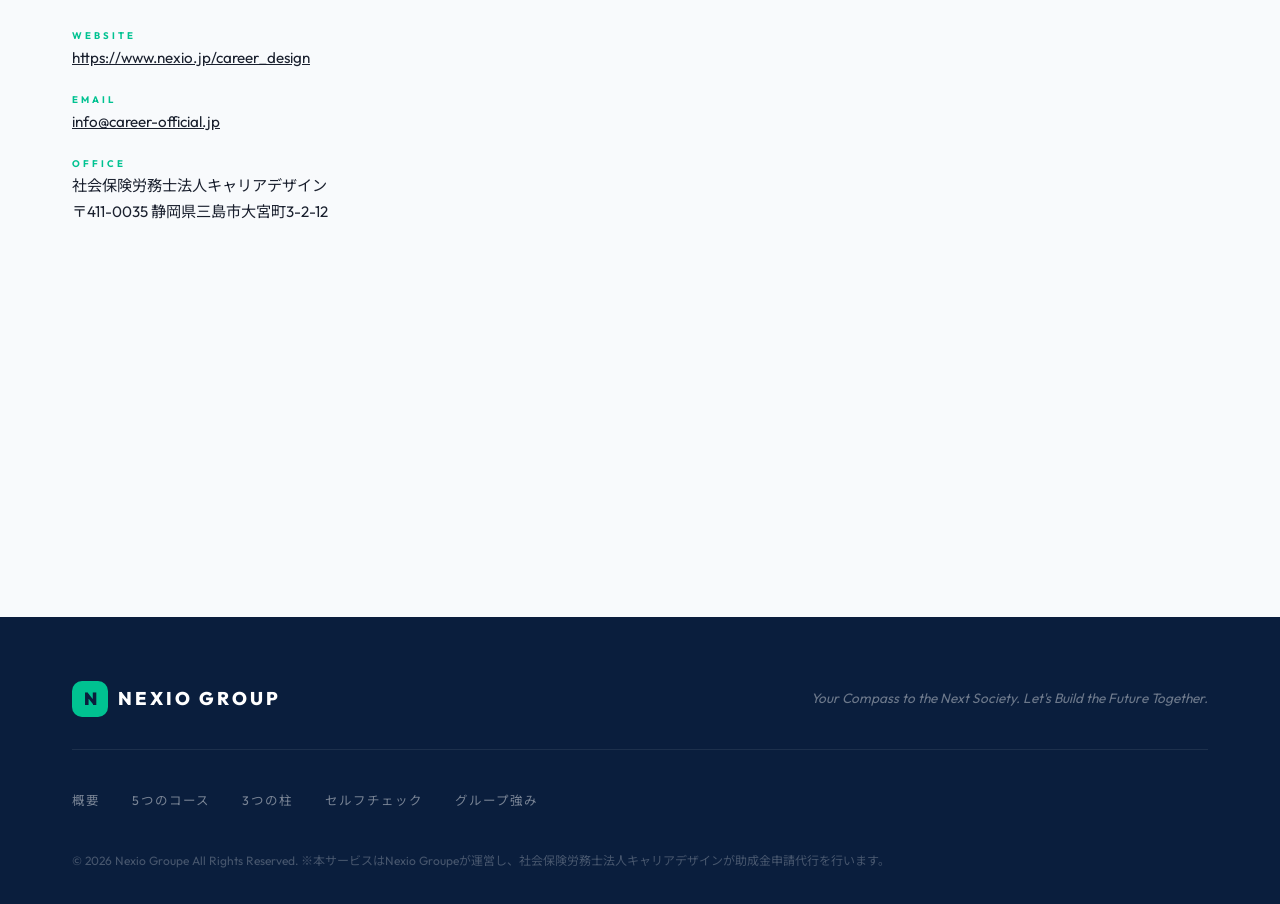
<file: kanagawa-grant-lp/index.html>
<!DOCTYPE html>
<html lang="ja">
<head>
  <meta charset="UTF-8">
  <meta name="viewport" content="width=device-width, initial-scale=1.0">
  <title>令和8年度 神奈川県多様な人材奨励金 申請代行サポート ｜ ネクシオグループ</title>
  <meta name="description" content="最大120万円受給。神奈川県の中小企業向け「多様な人材が活躍できる職場環境整備支援奨励金」の申請手続きから、就業規則改定、社内研修、窓口設置まで、ネクシオグループ（社労士法人キャリアデザイン）が丸ごと代行いたします。">
  <link rel="preconnect" href="https://fonts.googleapis.com">
  <link rel="preconnect" href="https://fonts.gstatic.com" crossorigin>
  <link href="https://fonts.googleapis.com/css2?family=Noto+Sans+JP:wght@400;500;700;900&family=Outfit:wght@600;800;900&display=swap" rel="stylesheet">
  <link rel="stylesheet" href="https://cdnjs.cloudflare.com/ajax/libs/font-awesome/6.4.0/css/all.min.css">
  <link rel="stylesheet" href="nexio-style.css">
  <link rel="stylesheet" href="kaigo-style.css">
</head>
<body>

  <!-- ========== HEADER ========== -->
  <header id="header">
    <div class="header-inner">
      <a href="https://nexio.jp" class="logo" target="_blank" rel="noopener">
        <div class="logo-mark">N</div>
        <div class="logo-text">NEXIO GROUP<span class="logo-sub">CAREER DESIGN</span></div>
      </a>
      <nav class="nav-desktop">
        <a href="#about">奨励金の概要</a>
        <a href="#courses">5つのコース</a>
        <a href="#process">共通の3つの柱</a>
        <a href="#selfcheck">セルフチェック</a>
        <a href="#synergy">グループの強み</a>
      </nav>
      <div class="header-buttons" style="display: flex; gap: 12px; align-items: center;">
        <a href="#contact" class="btn btn-primary" style="padding: 10px 24px; font-size: 0.8rem; box-shadow: none;">無料相談</a>
      </div>
      <button class="hamburger" id="hamburger" aria-label="Menu">
        <span></span><span></span><span></span>
      </button>
    </div>
    <nav class="nav-mobile" id="navMobile">
      <a href="#about">奨励金の概要</a>
      <a href="#courses">5つのコース</a>
      <a href="#process">共通の3つの柱</a>
      <a href="#selfcheck">セルフチェック</a>
      <a href="#synergy">グループの強み</a>
      <a href="#contact">無料相談</a>
    </nav>
  </header>

  <!-- ========== HERO ========== -->
  <section class="hero" id="hero-section">
    <img src="images-kanagawa/ChatGPT Image 2026年6月12日 14_05_01.png" alt="多様な人材奨励金イメージ" class="hero-bg">
    <div class="hero-overlay"></div>
    <div class="hero-content fade-up" style="max-width: 960px;">
      <span class="hero-tag">神奈川県内の中小企業限定 ｜ 令和8年度公募</span>
      <h1 class="hero-title" style="font-size: clamp(1.8rem, 5vw, 3.2rem); max-width: 900px; margin: 0 auto 28px; line-height: 1.45;">
        多様な人材が活躍できる<br class="pc-br">
        「次世代の職場」づくりで<br class="pc-br">
        <span style="color: var(--green); font-size: clamp(2.4rem, 7vw, 4.2rem); font-weight: 900; display: inline-block; margin-top: 16px; background: none; -webkit-text-fill-color: initial; text-shadow: 0 2px 20px rgba(10, 30, 61, 0.85);">最大120万円を獲得！</span>
      </h1>
      <p class="hero-desc" style="max-width: 680px; margin: 0 auto 44px;">
        仕事と育児・介護の両立、男性の育休促進、不妊治療の支援、そして外国人労働者の定着まで。神奈川県独自の多様な人材奨励金が公募スタート。<br>
        就業規則の改定、労基署への届出、社内研修、窓口の設置から申請完了まで、ネクシオグループがすべてのプロセスを丸ごと代行いたします。
      </p>
      <div class="hero-btns">
        <a href="#contact" class="btn btn-primary">助成金無料診断に申し込む</a>
        <a href="#courses" class="btn btn-ghost">5つのコースを見る</a>
      </div>
    </div>
    <div class="hero-scroll">
      <span>Scroll</span>
      <div class="scroll-line"></div>
    </div>
  </section>

  <!-- ========== ABOUT - kaigo-style.cssによる横長超大画像レイアウト ========== -->
  <section id="about" class="about reveal">
    <div class="container">
      <div class="about-layout">
        <!-- 上部ヘッダー -->
        <div class="about-header">
          <span class="section-label">INTRODUCTION</span>
          <h2 class="section-heading">多様な人材の活躍を<br class="pc-br">経営の強力な推進力に</h2>
          <p class="lead-text">
            多様な人材（育児・介護を行う従業員、不妊治療と仕事を両立する従業員、外国人労働者など）の受け入れと定着は、人手不足を補う手段を超えた「企業の持続可能性を高める成長戦略」です。
          </p>
        </div>
        
        <!-- 大胆な21:9大画像 -->
        <div class="about-large-img">
          <img src="images-kanagawa/ChatGPT Image 2026年6月12日 14_09_20.png" alt="LIFE WORK BALANCE">
        </div>
        
        <!-- 下部グリッド（本文＆統計） -->
        <div class="about-footer">
          <div class="about-body-text">
            <p>
              神奈川県の「多様な人材が活躍できる職場環境整備支援奨励金」は、そうした就労環境整備（休暇制度の整備、テレワークの導入、多言語化など）に取り組む企業を資金面から強力にサポートする制度です。
            </p>
            <p>
              育児や介護、不妊治療、外国人労働者といった自社の課題や従業員の多様性に合わせて最適なコースを選択し、最大120万円の資金を組み合わせて受給することができます。
            </p>
          </div>
          
          <div class="about-footer-stats">
            <div class="stat">
              <div class="stat-number-wrap">
                <span class="stat-num" data-count="120">0</span>
                <span class="stat-unit">万円</span>
              </div>
              <span class="stat-desc">最大受給額（コース組み合わせ）</span>
            </div>
            <div class="stat">
              <div class="stat-number-wrap">
                <span class="stat-num" data-count="5">0</span>
                <span class="stat-unit">コース</span>
              </div>
              <span class="stat-desc">自社に合わせて選べる選択肢</span>
            </div>
            <div class="stat">
              <div class="stat-number-wrap">
                <span class="stat-num" data-count="2">0</span>
                <span class="stat-unit">名以上</span>
              </div>
              <span class="stat-desc">必要な雇用保険加入者数</span>
            </div>
          </div>
        </div>
      </div>
    </div>
  </section>

  <!-- ========== BANNER ========== -->
  <div class="banner">
    <div class="banner-inner">
      <span class="banner-text">完全先着順</span>
      <div class="banner-dot"></div>
      <span class="banner-text">予算上限に達し次第終了</span>
      <div class="banner-dot"></div>
      <span class="banner-text">令和8年10月30日締切</span>
      <div class="banner-dot"></div>
      <span class="banner-text">早期申請を推奨</span>
    </div>
  </div>

  <!-- ========== 5 COURSES ========== -->
  <section id="courses" class="about reveal" style="background: var(--off);">
    <div class="container">
      <div style="margin-bottom: 56px; text-align: center;">
        <span class="section-label">5 COURSES</span>
        <h2 class="section-heading">獲得できる資金と<em>5つのアプローチ</em></h2>
        <p class="section-sub" style="margin-bottom: 0;">
          複数のコースを同時に申請することが可能です。自社の課題に合わせて最適なコースを組み合わせてください。
        </p>
      </div>
      
      <div class="services-grid">
        <!-- 育児コース -->
        <div class="service-card">
          <div class="service-card-img">
            <img src="images-kanagawa/育児.png" alt="仕事と育児の両立コース">
          </div>
          <div class="service-card-content">
            <span class="service-card-label">20万円受給 ｜ 前提条件なし</span>
            <h3>仕事と育児の両立コース</h3>
            <p>育児介護休業法を上回る特別な休暇制度（子どもの学校行事参加休暇や、祖父母のための孫休など）を2つ以上新たに導入し、制度を整えます。</p>
          </div>
        </div>
        
        <!-- 男性育休コース -->
        <div class="service-card">
          <div class="service-card-img">
            <img src="images-kanagawa/男性育児休業.png" alt="男性の育児休業取得促進コース">
          </div>
          <div class="service-card-content">
            <span class="service-card-label">20万円受給 ｜ 男性育休対象者1名以上</span>
            <h3>男性の育児休業取得促進</h3>
            <p>対象となる男性従業員に合計15日以上の育児休業を取得させ、育休取得事例の収集・提供や方針 of 周知を実施します。</p>
          </div>
        </div>
        
        <!-- 不妊治療コース -->
        <div class="service-card">
          <div class="service-card-img">
            <img src="images-kanagawa/不妊治療.png" alt="仕事と不妊治療等の両立コース">
          </div>
          <div class="service-card-content">
            <span class="service-card-label">20万円受給 ｜ 前提条件なし</span>
            <h3>仕事と不妊治療等の両立</h3>
            <p>社内実態把握アンケートを実施し、不妊治療（または卵子凍結）に関する休暇制度の新設と、テレワーク等の柔軟な働き方または費用援助制度を整備します。</p>
          </div>
        </div>
        
        <!-- 介護コース -->
        <div class="service-card">
          <div class="service-card-img">
            <img src="images-kanagawa/介護.png" alt="仕事と介護の両立コース">
          </div>
          <div class="service-card-content">
            <span class="service-card-label">20万円受給 ｜ 前提条件なし</span>
            <h3>仕事と介護の両立コース</h3>
            <p>社内実態把握アンケートを実施し、家族の介護と両立するための柔軟な働き方（テレワーク、時差出勤等）または費用援助制度を新たに導入します。</p>
          </div>
        </div>
        
        <!-- 外国人労働者コース -->
        <div class="service-card service-card-wide">
          <div class="service-card-img" style="aspect-ratio: 21 / 9;">
            <img src="images-kanagawa/外国人.png" alt="外国人労働者の職場環境整備コース" style="object-fit: cover; object-position: center 20%;">
          </div>
          <div class="service-card-content">
            <span class="service-card-label">最大 40万円受給 ｜ 外国人雇用1名以上</span>
            <h3>外国人労働者の職場環境整備コース</h3>
            <p>就業規則の多言語化、雇用労務責任者の選任、相談窓口の設置を実施（20万円）。さらに一時帰国休暇の創設や日本語教育（20時間以上）の実施で＋20万円が加算されます。</p>
          </div>
        </div>
      </div>
    </div>
  </section>

  <!-- ========== PROCESS (PILLARS) ========== -->
  <section id="process" class="process reveal">
    <div class="container process-header">
      <span class="section-label center">3 PILLARS</span>
      <h2 class="section-heading center">すべてのコースに共通する<em>「3つの柱」</em></h2>
      <p class="section-sub">
        どのコースを選んでも、交付決定後に実行するアクションは極めてシンプル。以下の3つのステップを完了させるだけです。
      </p>
    </div>
    
    <div class="step-container" style="max-width: 1200px; margin: 0 auto; padding: 0 32px;">
      <!-- 1.インプット -->
      <div class="step-row">
        <div class="step-img">
          <img src="images-kanagawa/オンラインセミナー.png" alt="セミナー受講">
          <div class="img-caption">STEP 01</div>
        </div>
        <div class="step-content">
          <div class="step-num">01</div>
          <div class="step-badge">インプット</div>
          <h3>県主催のオンラインセミナー受講</h3>
          <p>
            経営者や人事担当者がオンデマンドで動画を視聴し、該当コースに関する基礎知識をアップデート。正しい理解から職場環境整備をスタートさせます。
          </p>
          <div class="step-entity">
            <span class="entity-label">サポート体制</span>
            <span class="entity-name">受講の進捗管理・リマインドサポート</span>
          </div>
        </div>
      </div>

      <!-- 2.制度の整備 -->
      <div class="step-row reverse">
        <div class="step-img">
          <img src="images-kanagawa/就業規則.png" alt="就業規則改定と届出">
          <div class="img-caption">STEP 02</div>
        </div>
        <div class="step-content">
          <div class="step-num">02</div>
          <div class="step-badge">制度の整備</div>
          <h3>就業規則等の改定と労基署への届出</h3>
          <p>
            コースごとの新しいルールや休暇制度を就業規則に明文化し、管轄の労働基準監督署へ届け出ます（※10人未満の事業所も今回は届出が必須です）。
          </p>
          <div class="step-entity">
            <span class="entity-label">サポート体制</span>
            <span class="entity-name">社労士が最新法改正に準拠した条文の作成から届出までを丸ごと代行</span>
          </div>
        </div>
      </div>

      <!-- 3.風土づくり -->
      <div class="step-row">
        <div class="step-img">
          <img src="images-kanagawa/アンケート.png" alt="社内研修・窓口設置・アンケート">
          <div class="img-caption">STEP 03</div>
        </div>
        <div class="step-content">
          <div class="step-num">03</div>
          <div class="step-badge">風土づくり</div>
          <h3>研修・アンケート・相談窓口設置</h3>
          <p>
            従業員への社内研修、実態把握アンケート（不妊治療・介護）、社内相談窓口の設置を通じて、実際に制度を利用しやすい職場環境を整えます。
          </p>
          <div class="step-entity">
            <span class="entity-label">サポート体制</span>
            <span class="entity-name">研修マニュアル・調査票の提供、外部相談窓口としての機能提供</span>
          </div>
        </div>
      </div>
    </div>
  </section>

  <!-- ========== SELFCHECK ========== -->
  <section id="selfcheck" class="about reveal" style="background: var(--white);">
    <div class="container">
      <div class="about-grid">
        <div class="about-img" style="order: 2;">
          <img src="images-kanagawa/ChatGPT Image 2026年6月12日 15_08_46.png" alt="セルフチェック">
          <div class="img-caption">Self Check</div>
        </div>
        <div class="about-text" style="order: 1;">
          <span class="section-label">REQUIREMENTS</span>
          <h2 class="section-heading">申請前の<em>セルフチェック</em></h2>
          <p class="lead-text">
            以下の4つの基本要件を満たしているかご確認ください。
          </p>
          <ul class="checklist-items" style="list-style: none; display: flex; flex-direction: column; gap: 20px; margin-top: 30px;">
            <li style="display: flex; gap: 14px; align-items: start;">
              <i class="fa-solid fa-circle-check" style="color: var(--green); font-size: 1.4rem; margin-top: 3px;"></i>
              <div>
                <strong style="color: var(--navy); font-size: 1rem;">神奈川県内に事業所があること</strong>
                <p style="font-size: 0.85rem; color: var(--text-sub); margin-top: 4px; margin-bottom: 0;">神奈川県内で事業を営む中小企業者等であること（資本金・従業員数基準）。</p>
              </div>
            </li>
            <li style="display: flex; gap: 14px; align-items: start;">
              <i class="fa-solid fa-circle-check" style="color: var(--green); font-size: 1.4rem; margin-top: 3px;"></i>
              <div>
                <strong style="color: var(--navy); font-size: 1rem;">雇用保険被保険者が2名以上いること</strong>
                <p style="font-size: 0.85rem; color: var(--text-sub); margin-top: 4px; margin-bottom: 0;">申請日時点で、神奈川県内の事業所に勤務する常時雇用の従業員を2名以上雇用していること。</p>
              </div>
            </li>
            <li style="display: flex; gap: 14px; align-items: start;">
              <i class="fa-solid fa-circle-check" style="color: var(--green); font-size: 1.4rem; margin-top: 3px;"></i>
              <div>
                <strong style="color: var(--navy); font-size: 1rem;">「県税」に未納がないこと</strong>
                <p style="font-size: 0.85rem; color: var(--text-sub); margin-top: 4px; margin-bottom: 0;">法人県税・法人事業税等の未納がないこと（「第48号様式」の納税証明書が必要）。</p>
              </div>
            </li>
            <li style="display: flex; gap: 14px; align-items: start;">
              <i class="fa-solid fa-circle-check" style="color: var(--green); font-size: 1.4rem; margin-top: 3px;"></i>
              <div>
                <strong style="color: var(--navy); font-size: 1rem;">同じコースの未受給要件</strong>
                <p style="font-size: 0.85rem; color: var(--text-sub); margin-top: 4px; margin-bottom: 0;">過去（令和5〜7年度）に、今回申請するコースと同じコースの交付を受けていないこと（別コースなら可）。</p>
              </div>
            </li>
          </ul>
        </div>
      </div>
    </div>
  </section>

  <!-- ========== ROADMAP ========== -->
  <section id="roadmap" class="divisions reveal" style="background: var(--off);">
    <div class="container">
      <div style="margin-bottom: 80px;">
        <span class="section-label center">SCHEDULE</span>
        <h2 class="section-heading center">申請スケジュールと<em>進行ステップ</em></h2>
        <p class="section-sub">
          本奨励金は「後払い」です。予算上限に達し次第即終了する「完全先着順」のため、スピード感のある進行が成否を分けます。
        </p>
      </div>
      
      <div class="div-grid">
        <!-- ステップ1 -->
        <div class="div-card" data-accent="green">
          <span class="div-num">STEP 01</span>
          <h3>奨励金申請と書類提出</h3>
          <span class="div-tag">公募期間: 5月29日 〜 10月30日</span>
          <p>
            必要書類（納税証明書、雇用保険関連書類等）を揃えて専用サイトから申請します。<strong>完全先着順のため、早期の申請が不可欠です。</strong>
          </p>
        </div>
        <!-- ステップ2 -->
        <div class="div-card" data-accent="navy">
          <span class="div-num">STEP 02</span>
          <h3>交付決定通知の受領</h3>
          <span class="div-tag">申請から数週間〜数ヶ月後</span>
          <p>
            県の審査を経て「交付決定通知書」を受領します。<strong>※この決定通知前に規則改定や研修実施などの具体的な取組を開始しないでください（不支給となります）。</strong>
          </p>
        </div>
        <!-- ステップ3 -->
        <div class="div-card" data-accent="purple">
          <span class="div-num">STEP 03</span>
          <h3>職場環境整備の実行（3つの柱）</h3>
          <span class="div-tag">交付決定から3ヶ月以内</span>
          <p>
            交付決定を起点とし、3ヶ月以内にオンラインセミナー受講、就業規則改定・届出、社内研修、アンケート実施、相談窓口設置などのアクションを完了させます。
          </p>
        </div>
        <!-- ステップ4 -->
        <div class="div-card" data-accent="amber">
          <span class="div-num">STEP 04</span>
          <h3>実績報告と奨励金の入金</h3>
          <span class="div-tag">取組完了後 ｜ 最終期限12月28日</span>
          <p>
            すべての取り組みが証明できるエビデンス書類（報告書、アンケート集計、窓口案内、就業規則の写し等）を提出し、県の最終確認を経て指定口座へ奨励金が入金されます。
          </p>
        </div>
      </div>
    </div>
  </section>

  <!-- ========== ROI (COSTS) ========== -->
  <section id="roi" class="costs reveal">
    <div class="container">
      <div class="costs-header" style="text-align: center;">
        <span class="section-label">RETURN ON INVESTMENT</span>
        <h2 class="section-heading">奨励金受給額の<em>シミュレーション</em></h2>
        <p class="section-sub" style="margin-bottom: 0;">各コースを導入することによって受給できる金額と、期待されるメリットの一覧です。</p>
      </div>

      <div class="table-responsive">
        <table class="costs-table">
          <thead>
            <tr>
              <th>導入措置（コース）</th>
              <th>支給額</th>
              <th>期待される経営効果</th>
            </tr>
          </thead>
          <tbody>
            <tr>
              <td>① 仕事と育児の両立コース</td>
              <td class="price-text">20万円</td>
              <td>育児世代の離職防止・求職者へのアピール向上</td>
            </tr>
            <tr>
              <td>② 男性の育児休業取得促進コース</td>
              <td class="price-text">20万円</td>
              <td>男性従業員の定着率向上・社内エンゲージメント強化</td>
            </tr>
            <tr>
              <td>③ 仕事と不妊治療等の両立コース</td>
              <td class="price-text">20万円</td>
              <td>治療中の優秀な中堅従業員のキャリア継続支援</td>
            </tr>
            <tr>
              <td>④ 仕事と介護の両立コース</td>
              <td class="price-text">20万円</td>
              <td>ベテラン管理職等の介護離職（組織の損失）を防止</td>
            </tr>
            <tr>
              <td>⑤ 外国人労働者の職場環境整備コース</td>
              <td class="price-text">最大 40万円</td>
              <td>外国人スタッフの定着・認識齟齬によるトラブル回避</td>
            </tr>
            <tr class="total-row">
              <td>合計最大受給額</td>
              <td colspan="2" class="price-text">120万円</td>
            </tr>
          </tbody>
        </table>
      </div>

      <div class="subsidy-banner">
        <div class="subsidy-content">
          <span class="subsidy-badge">受給のポイント</span>
          <h3>各コースの取り組みを実行し、最大120万円を獲得しましょう</h3>
          <p>神奈川県内の雇用保険加入者が2名以上の中小企業であれば申請可能です。予算上限に達し次第、受付終了となりますので、お早めに社労士法人キャリアデザインへご相談ください。</p>
        </div>
        <div class="subsidy-action">
          <a href="#contact" class="btn btn-primary">無料受給診断はこちら</a>
        </div>
      </div>
    </div>
  </section>

  <!-- ========== GROUP SYNERGY - 横長超大画像レイアウト（画像3の修正） ========== -->
  <section id="synergy" class="about reveal" style="background: var(--off);">
    <div class="container">
      <div class="about-layout">
        <!-- 上部ヘッダー -->
        <div class="about-header">
          <span class="section-label">GROUP SYNERGY</span>
          <h2 class="section-heading">ネクシオグループ<br class="pc-br"><em>4法人のワンストップ体制</em></h2>
          <p class="lead-text">
            採用・ビザ・監理・労務、助成金までシームレスな全方位サポート。
          </p>
        </div>
        
        <!-- 大胆な横長大画像 -->
        <div class="about-large-img">
          <img src="images-kanagawa/ChatGPT Image 2026年6月3日 13_30_07.png" alt="グローバルサポート" style="object-fit: cover; width: 100%; height: 100%;">
        </div>
        
        <!-- 下部グリッド -->
        <div class="about-footer" style="grid-template-columns: 1fr; gap: 40px;">
          <div class="about-body-text">
            <p style="text-align: center; max-width: 800px; margin: 0 auto;">
              奨励金を受給するだけで終わらせず、企業として「多様な人材が真に定着する仕組み」を構築することが真の目的です。<br>
              ネクシオグループは、外国人の採用（ネクシオ）、在留資格手続き（キャリア法務）、受入監理（フジリンクス）、そして就業規則の改定や助成金申請（社労士法人キャリアデザイン）の4法人が緊密に連携。法令遵守を前提とした戦略的職場づくりを実現します。
            </p>
          </div>
          
          <div class="div-grid" style="grid-template-columns: repeat(2, 1fr); gap: 24px;">
            <div style="background: var(--white); padding: 24px 30px; border-radius: var(--radius-sm); border: 1px solid var(--border); box-shadow: var(--shadow);">
              <strong style="color: var(--navy); font-size: 1.05rem; display: block; margin-bottom: 8px;"><i class="fa-solid fa-scale-balanced" style="color: var(--green); margin-right: 8px;"></i>キャリアデザイン</strong>
              <p style="font-size: 0.85rem; color: var(--text-sub); margin-bottom: 0; line-height: 1.6;">就業規則改定、社内研修、相談窓口設計、申請手続きなど、労務と助成金申請をトータルサポートする社労士法人。</p>
            </div>
            <div style="background: var(--white); padding: 24px 30px; border-radius: var(--radius-sm); border: 1px solid var(--border); box-shadow: var(--shadow);">
              <strong style="color: var(--navy); font-size: 1.05rem; display: block; margin-bottom: 6px;"><i class="fa-solid fa-users" style="color: var(--green); margin-right: 8px;"></i>株式会社ネクシオ</strong>
              <p style="font-size: 0.85rem; color: var(--text-sub); margin-bottom: 0; line-height: 1.6;">グループの司令塔として、外国人労働者の人材派遣や職業紹介を行い、優秀な人材とのマッチングを支援。</p>
            </div>
            <div style="background: var(--white); padding: 24px 30px; border-radius: var(--radius-sm); border: 1px solid var(--border); box-shadow: var(--shadow);">
              <strong style="color: var(--navy); font-size: 1.05rem; display: block; margin-bottom: 6px;"><i class="fa-solid fa-passport" style="color: var(--green); margin-right: 8px;"></i>キャリア法務事務所</strong>
              <p style="font-size: 0.85rem; color: var(--text-sub); margin-bottom: 0; line-height: 1.6;">行政書士法人として、年間200件以上のビザ（在留資格）申請手続きをミスなく適法に代行。</p>
            </div>
            <div style="background: var(--white); padding: 24px 30px; border-radius: var(--radius-sm); border: 1px solid var(--border); box-shadow: var(--shadow);">
              <strong style="color: var(--navy); font-size: 1.05rem; display: block; margin-bottom: 6px;"><i class="fa-solid fa-handshake" style="color: var(--green); margin-right: 8px;"></i>フジリンクス協同組合</strong>
              <p style="font-size: 0.85rem; color: var(--text-sub); margin-bottom: 0; line-height: 1.6;">優良監理団体として、技能実習や特定技能外国人の入国後講習、定期監査、生活・メンタルケアを実施。</p>
            </div>
          </div>
        </div>
      </div>
    </div>
  </section>

  <!-- ========== CONTACT & FORM ========== -->
  <section id="contact" class="contact reveal" style="background: var(--gray-50);">
    <div class="container">
      <div class="contact-grid">
        <div class="contact-left">
          <span class="section-label">CONTACT US</span>
          <h2 class="section-heading">奨励金の受給対象か<br class="pc-br"><em>無料スピード診断</em></h2>
          <p>
            神奈川県多様な人材奨励金の受給対象になるか、どのコースが最適か、専門チームが無料診断いたします。完全先着順ですので、お早めにご相談ください。
          </p>
          <div class="contact-meta">
            <div class="meta-item">
              <span class="meta-label">Phone</span>
              <span style="font-size: 1.5rem; font-weight: 800; color: var(--navy);">055-960-9323</span>
            </div>
            <div class="meta-item">
              <span class="meta-label">Website</span>
              <span><a href="https://www.nexio.jp/career_design" target="_blank" rel="noopener" style="color: inherit; text-decoration: underline; word-break: break-all;">https://www.nexio.jp/career_design</a></span>
            </div>
            <div class="meta-item">
              <span class="meta-label">Email</span>
              <span><a href="mailto:info@career-official.jp" style="color: inherit; text-decoration: underline;">info@career-official.jp</a></span>
            </div>
            <div class="meta-item">
              <span class="meta-label">Office</span>
              <span>社会保険労務士法人キャリアデザイン<br>〒411-0035 静岡県三島市大宮町3-2-12</span>
            </div>
          </div>
        </div>
        
        <div class="contact-right">
          <!-- タブ切り替えボタン -->
          <div class="contact-tabs" id="contactTabs">
            <button class="contact-tab active" data-tab="diagnosis">
              <i class="fa-solid fa-square-poll-vertical"></i> 無料診断フォーム
            </button>
            <button class="contact-tab" data-tab="application">
              <i class="fa-solid fa-file-signature"></i> お申し込みフォーム
            </button>
          </div>

          <!-- Google フォーム用コンテナ -->
          <div class="google-form-container" id="googleFormContainer">
            <!-- 無料診断フォーム -->
            <div class="google-form-wrapper active" id="tab-diagnosis">
              <iframe class="google-form-iframe" src="https://docs.google.com/forms/d/1fUMVaTrmyAw9_HEOOLpkvepjof5PsnC_0fRn6M-7kpI/viewform?embedded=true" width="100%" height="800" frameborder="0" marginheight="0" marginwidth="0">読み込み中…</iframe>
            </div>
            <!-- お申し込みフォーム -->
            <div class="google-form-wrapper" id="tab-application">
              <iframe class="google-form-iframe" src="https://docs.google.com/forms/d/1yijUd2MWhzxNPj3lODn_rvRFli8W5aQw-IO5tfsgQ4U/viewform?embedded=true" width="100%" height="800" frameborder="0" marginheight="0" marginwidth="0">読み込み中…</iframe>
            </div>
          </div>
          
          <!-- Fallback Form -->
          <form class="fallback-form" id="fallbackForm">
            <div class="form-row">
              <div class="form-group">
                <label for="compName">会社名</label>
                <input type="text" id="compName" required placeholder="株式会社〇〇">
              </div>
              <div class="form-group">
                <label for="userName">ご担当者名</label>
                <input type="text" id="userName" required placeholder="山田 太郎">
              </div>
            </div>
            <div class="form-row">
              <div class="form-group">
                <label for="email">メールアドレス</label>
                <input type="email" id="email" required placeholder="name@example.com">
              </div>
              <div class="form-group">
                <label for="phone">電話番号</label>
                <input type="tel" id="phone" required placeholder="03-1234-5678">
              </div>
            </div>
            <div class="form-group">
              <label for="employees">常時雇用の従業員数（雇用保険被保険者数）</label>
              <select id="employees" required>
                <option value="">選択してください</option>
                <option value="1">1名以下（対象外）</option>
                <option value="2-9">2名〜9名</option>
                <option value="10-49">10名〜49名</option>
                <option value="50+">50名以上</option>
              </select>
            </div>
            <div class="form-group">
              <label for="interest">ご希望のコース（複数選択可）</label>
              <select id="interest" required>
                <option value="">選択してください</option>
                <option value="all">最大120万円一括申請（推奨）</option>
                <option value="parenting">両立支援系（育児・介護・不妊治療）</option>
                <option value="foreign">外国人労働者職場定着</option>
                <option value="other">まだ決まっていない（相談して決めたい）</option>
              </select>
            </div>
            <div class="form-group">
              <label for="msg">ご相談内容（任意）</label>
              <textarea id="msg" placeholder="ご質問や現状の課題などをご記入ください。"></textarea>
            </div>
            <button type="submit" class="btn btn-primary btn-full" style="padding: 18px 0; font-size: 1rem;">無料診断・相談を申し込む</button>
          </form>
        </div>
      </div>
    </div>
  </section>

  <!-- ========== FOOTER ========== -->
  <footer>
    <div class="container">
      <div class="footer-top">
        <a href="https://nexio.jp" class="logo" target="_blank" rel="noopener">
          <div class="logo-mark" style="background: var(--green); color: var(--navy);">N</div>
          <div class="logo-text" style="color: var(--white);">NEXIO GROUP</div>
        </a>
        <span class="footer-mission">Your Compass to the Next Society. Let's Build the Future Together.</span>
      </div>
      <div class="footer-links">
        <a href="#about">概要</a>
        <a href="#courses">5つのコース</a>
        <a href="#process">3つの柱</a>
        <a href="#selfcheck">セルフチェック</a>
        <a href="#synergy">グループ強み</a>
      </div>
      <div class="footer-bottom">
        <p>&copy; 2026 Nexio Groupe All Rights Reserved. ※本サービスはNexio Groupeが運営し、社会保険労務士法人キャリアデザインが助成金申請代行を行います。</p>
      </div>
    </div>
  </footer>

  <script src="nexio-script.js"></script>
</body>
</html>
</file>
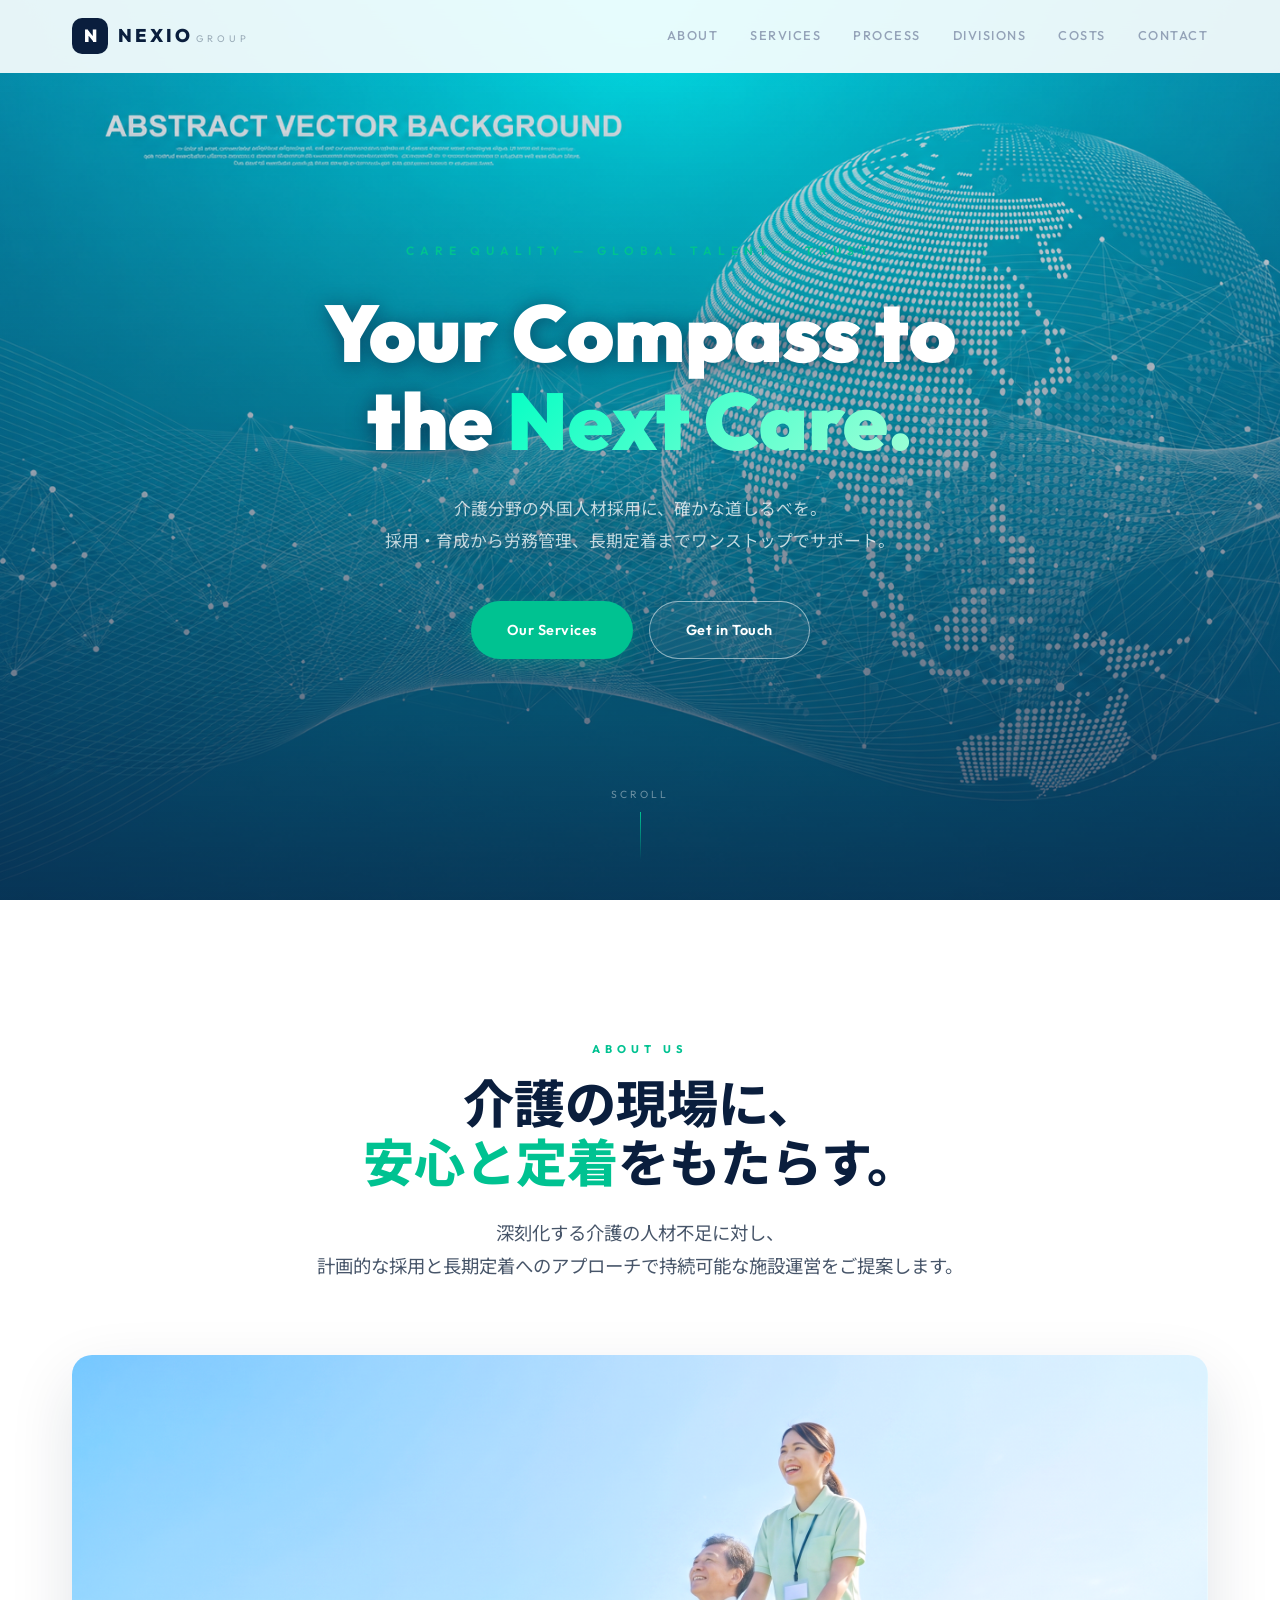
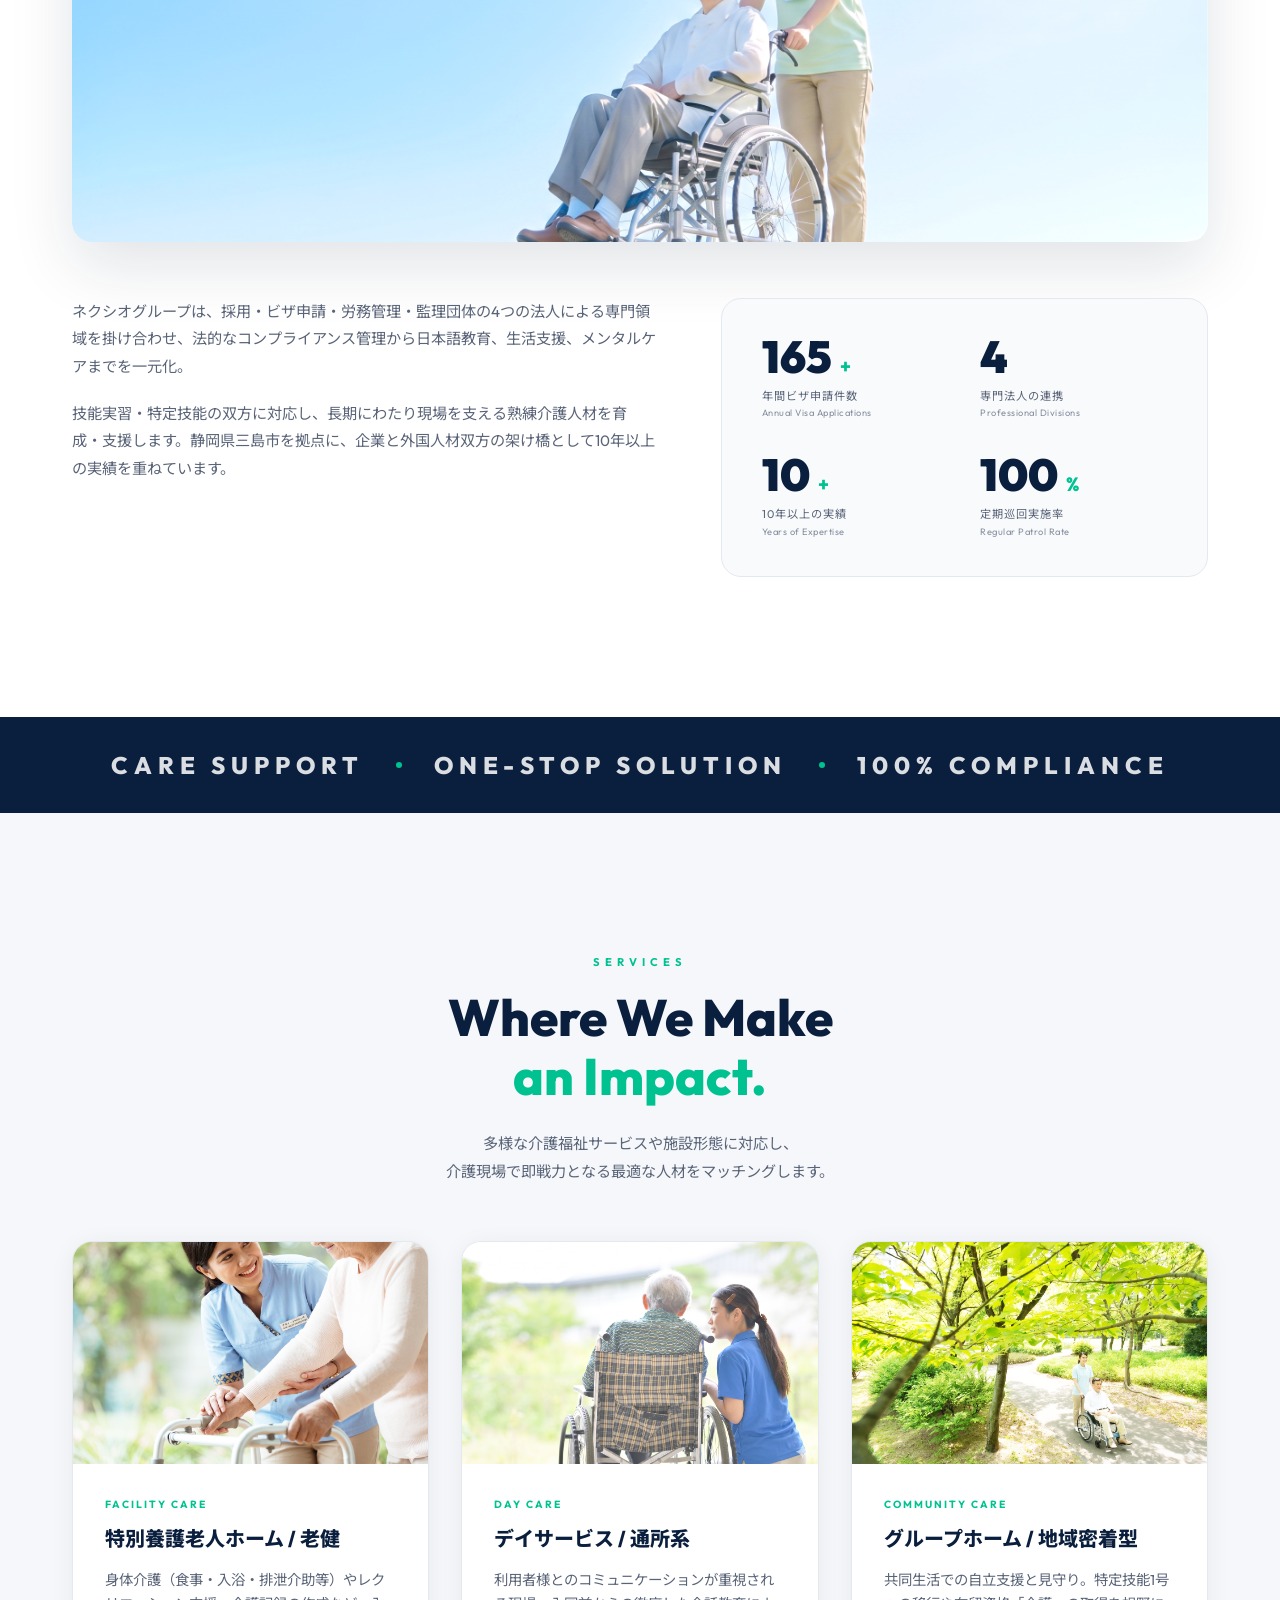
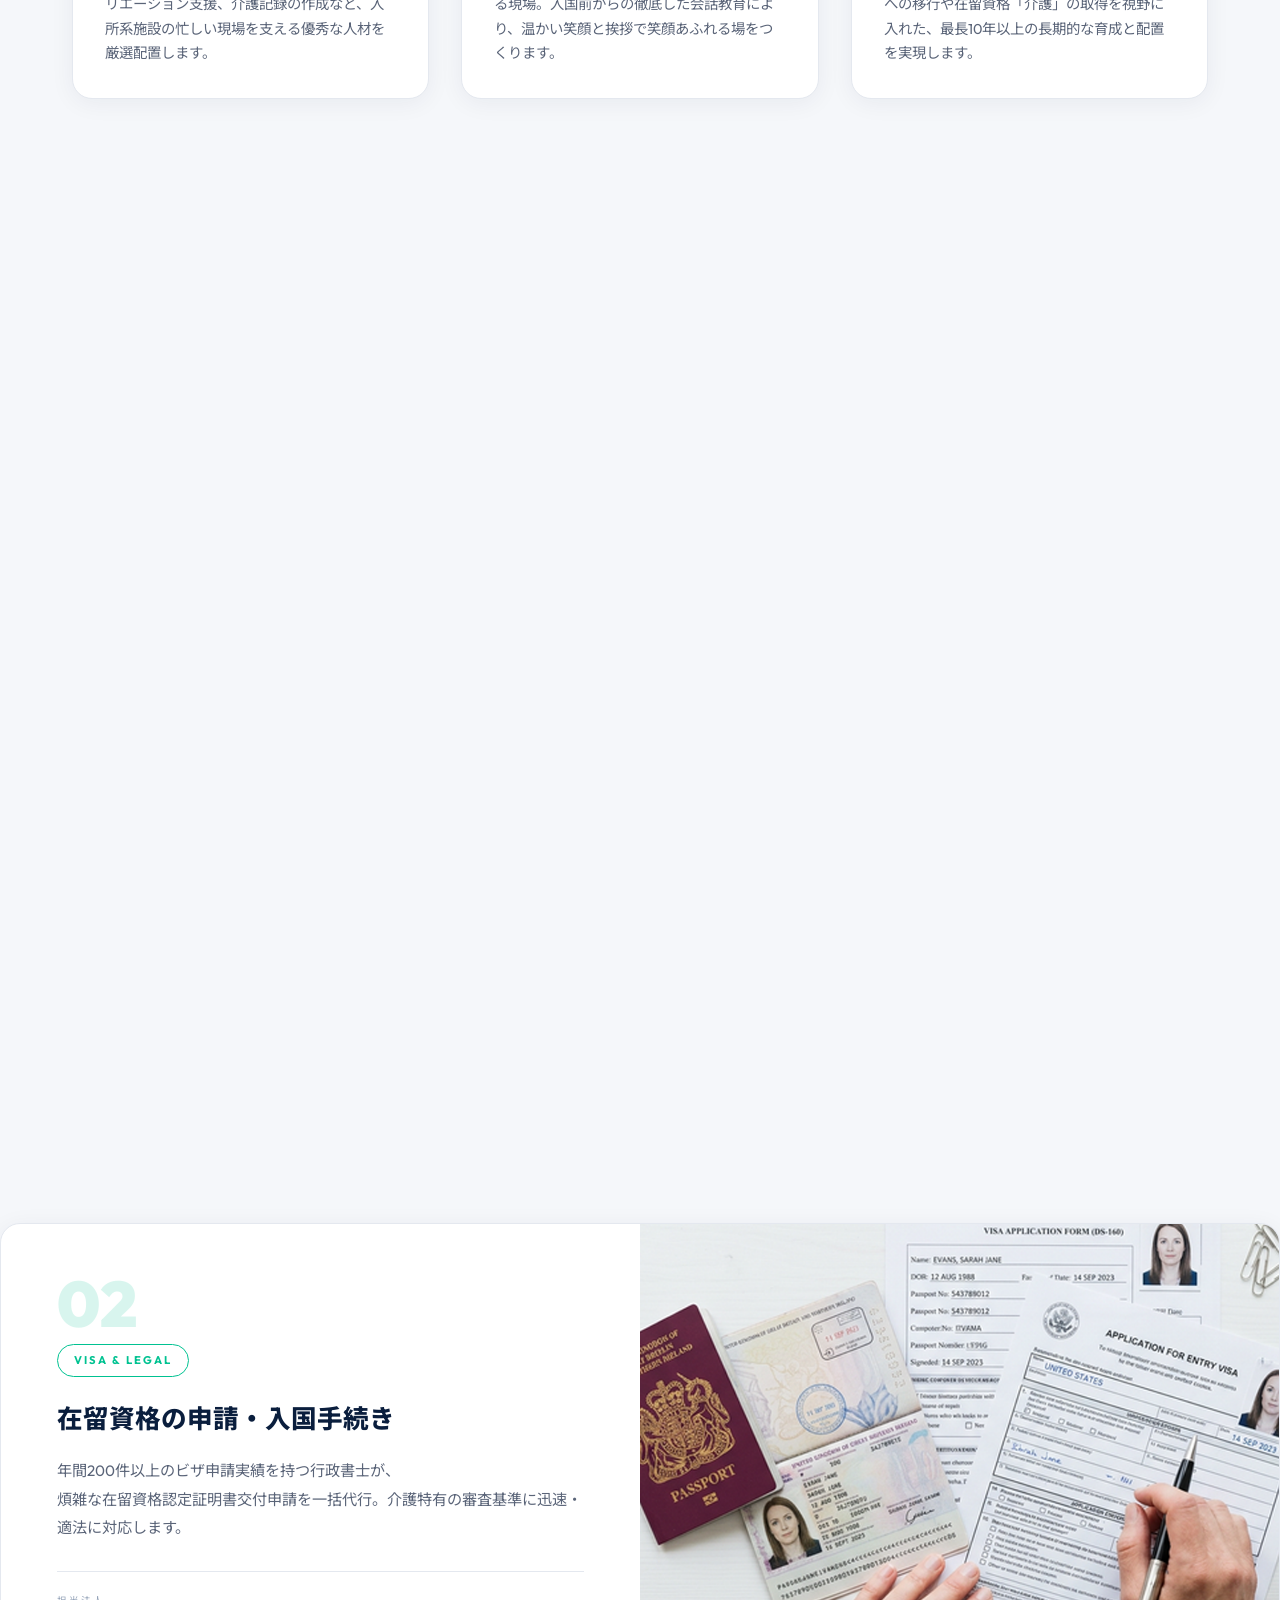
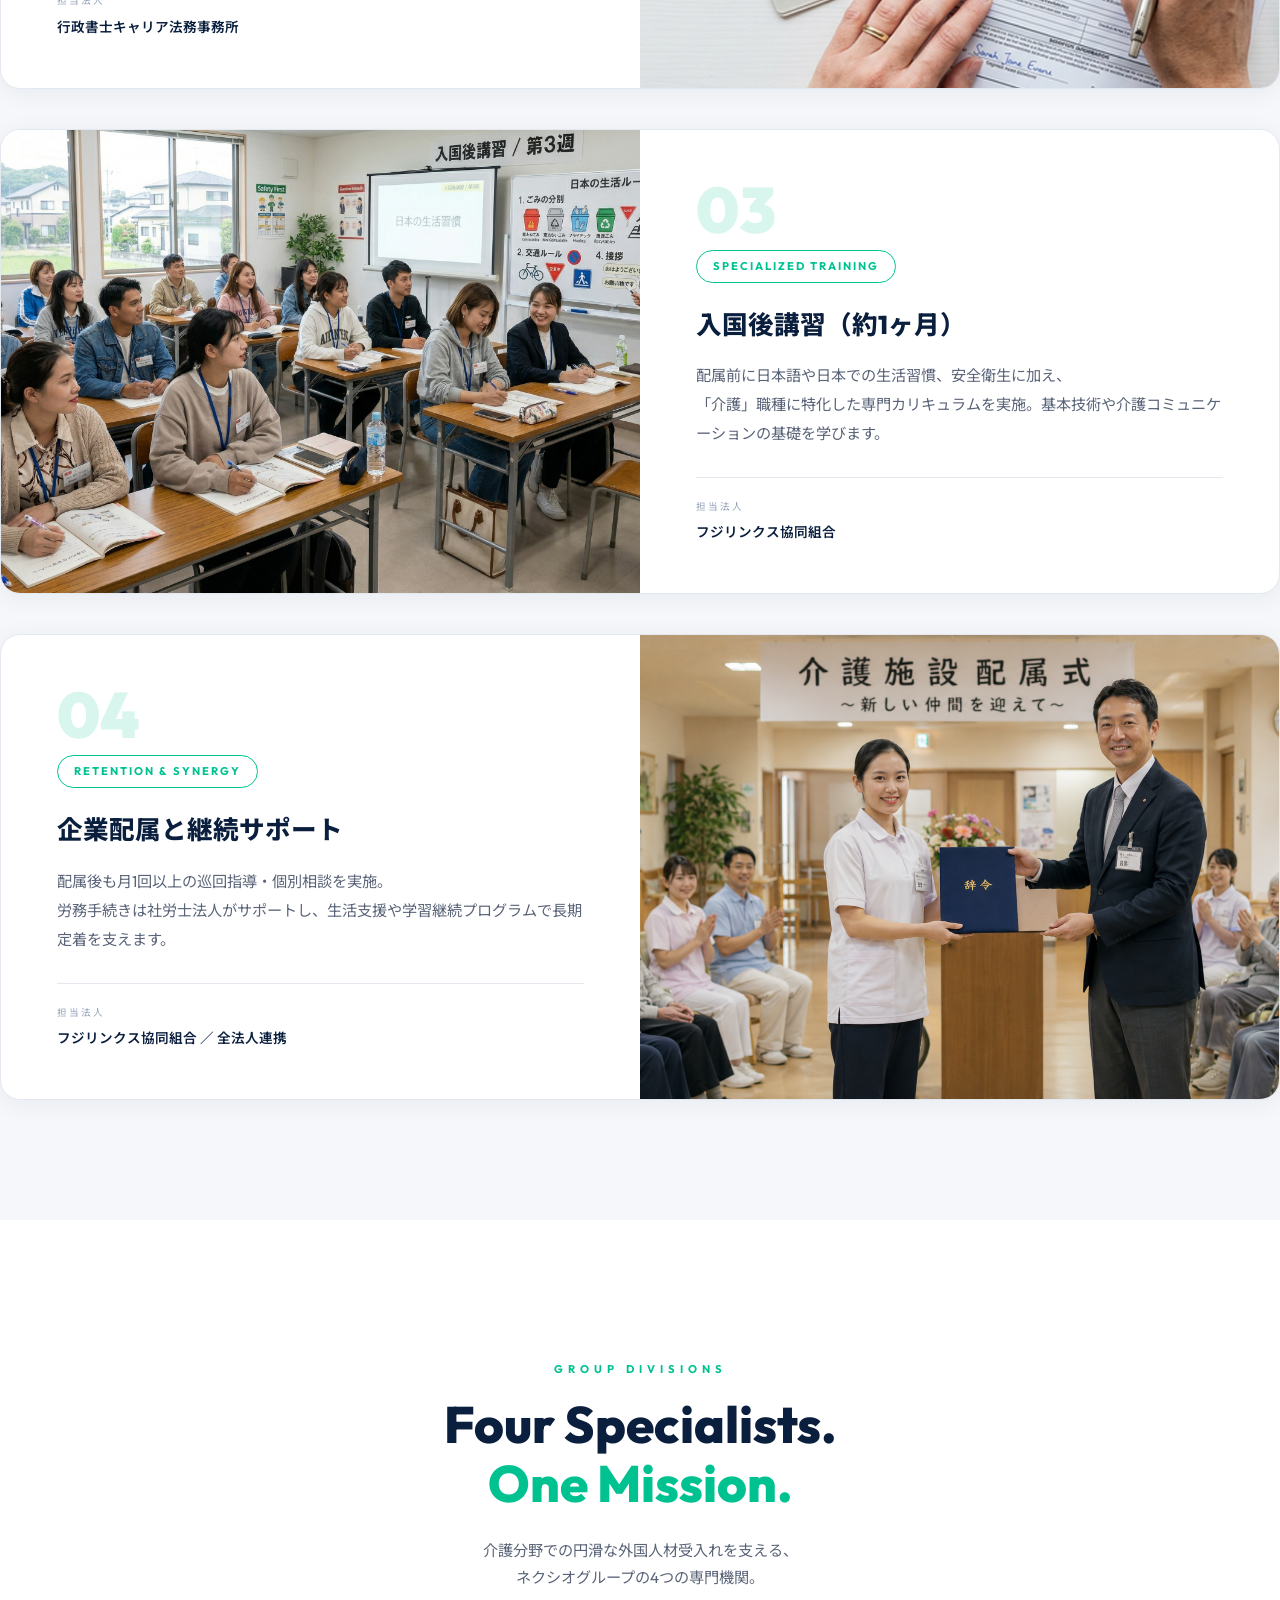
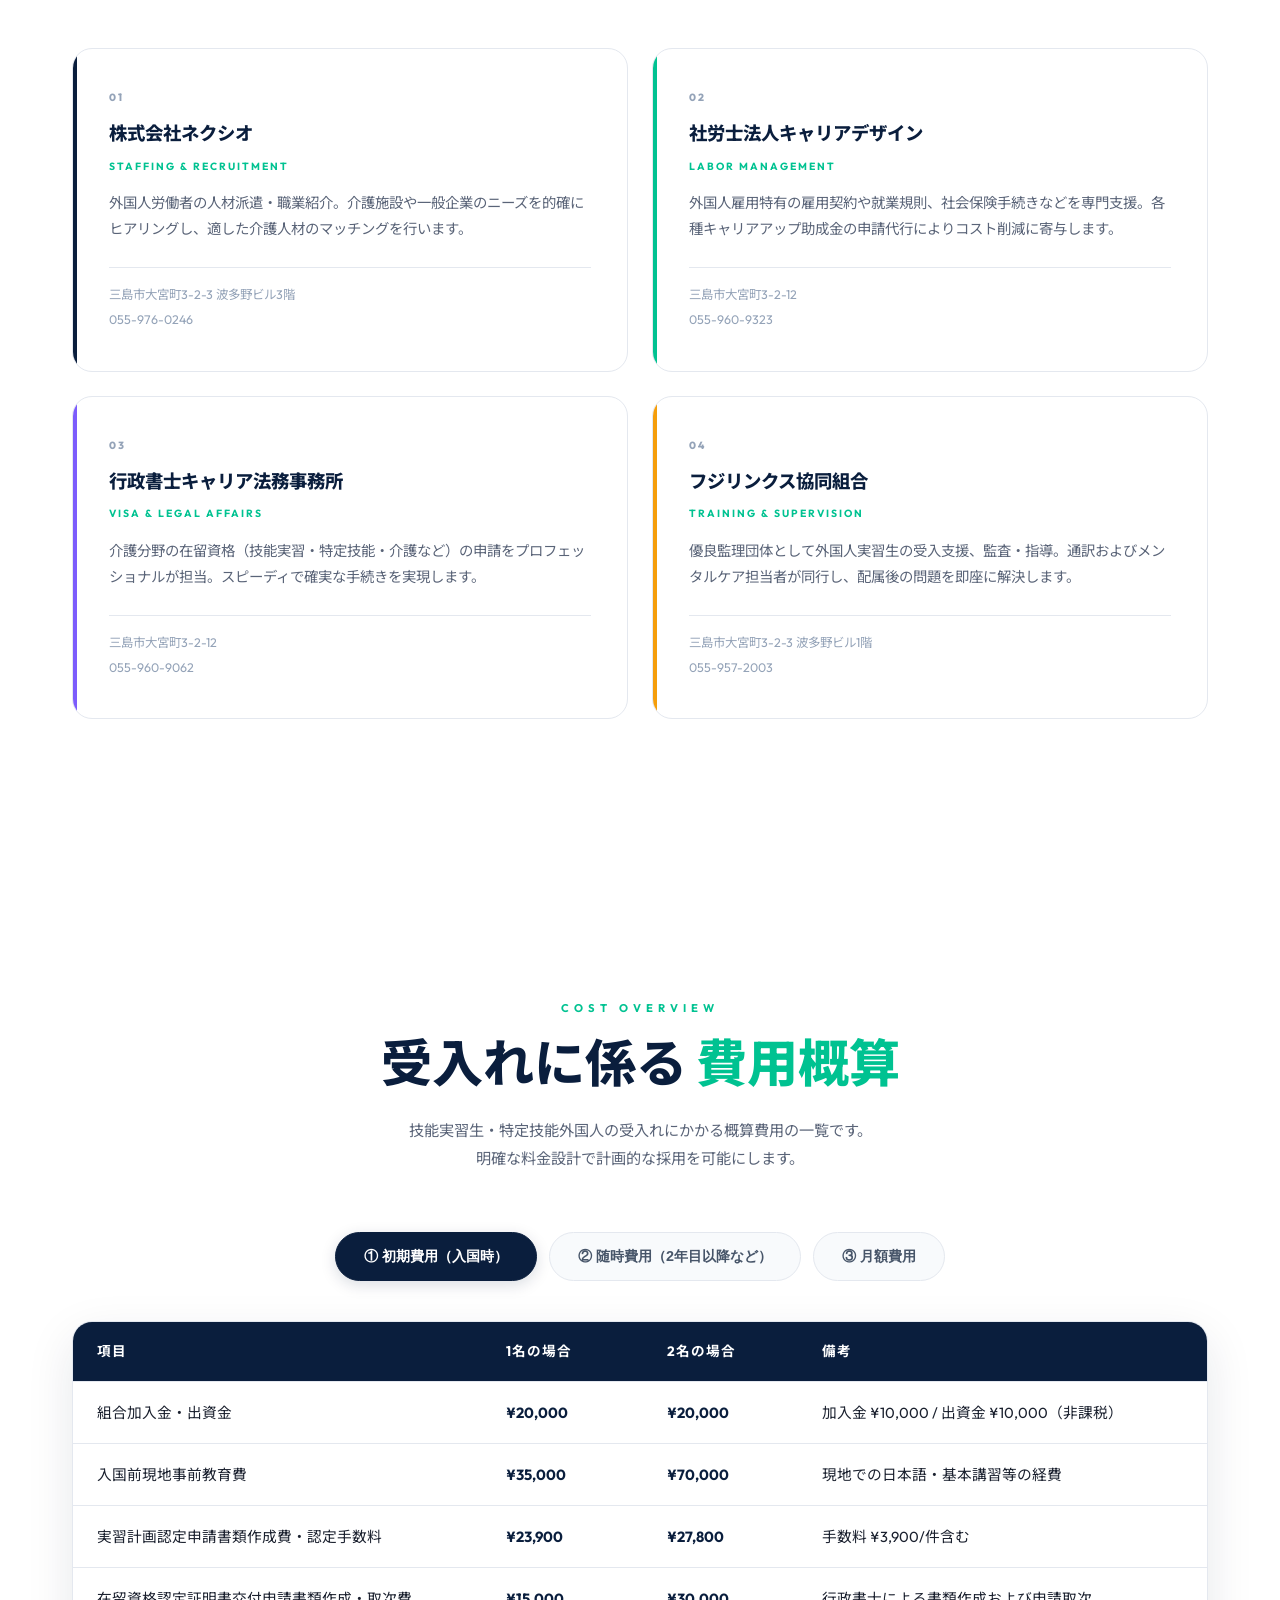
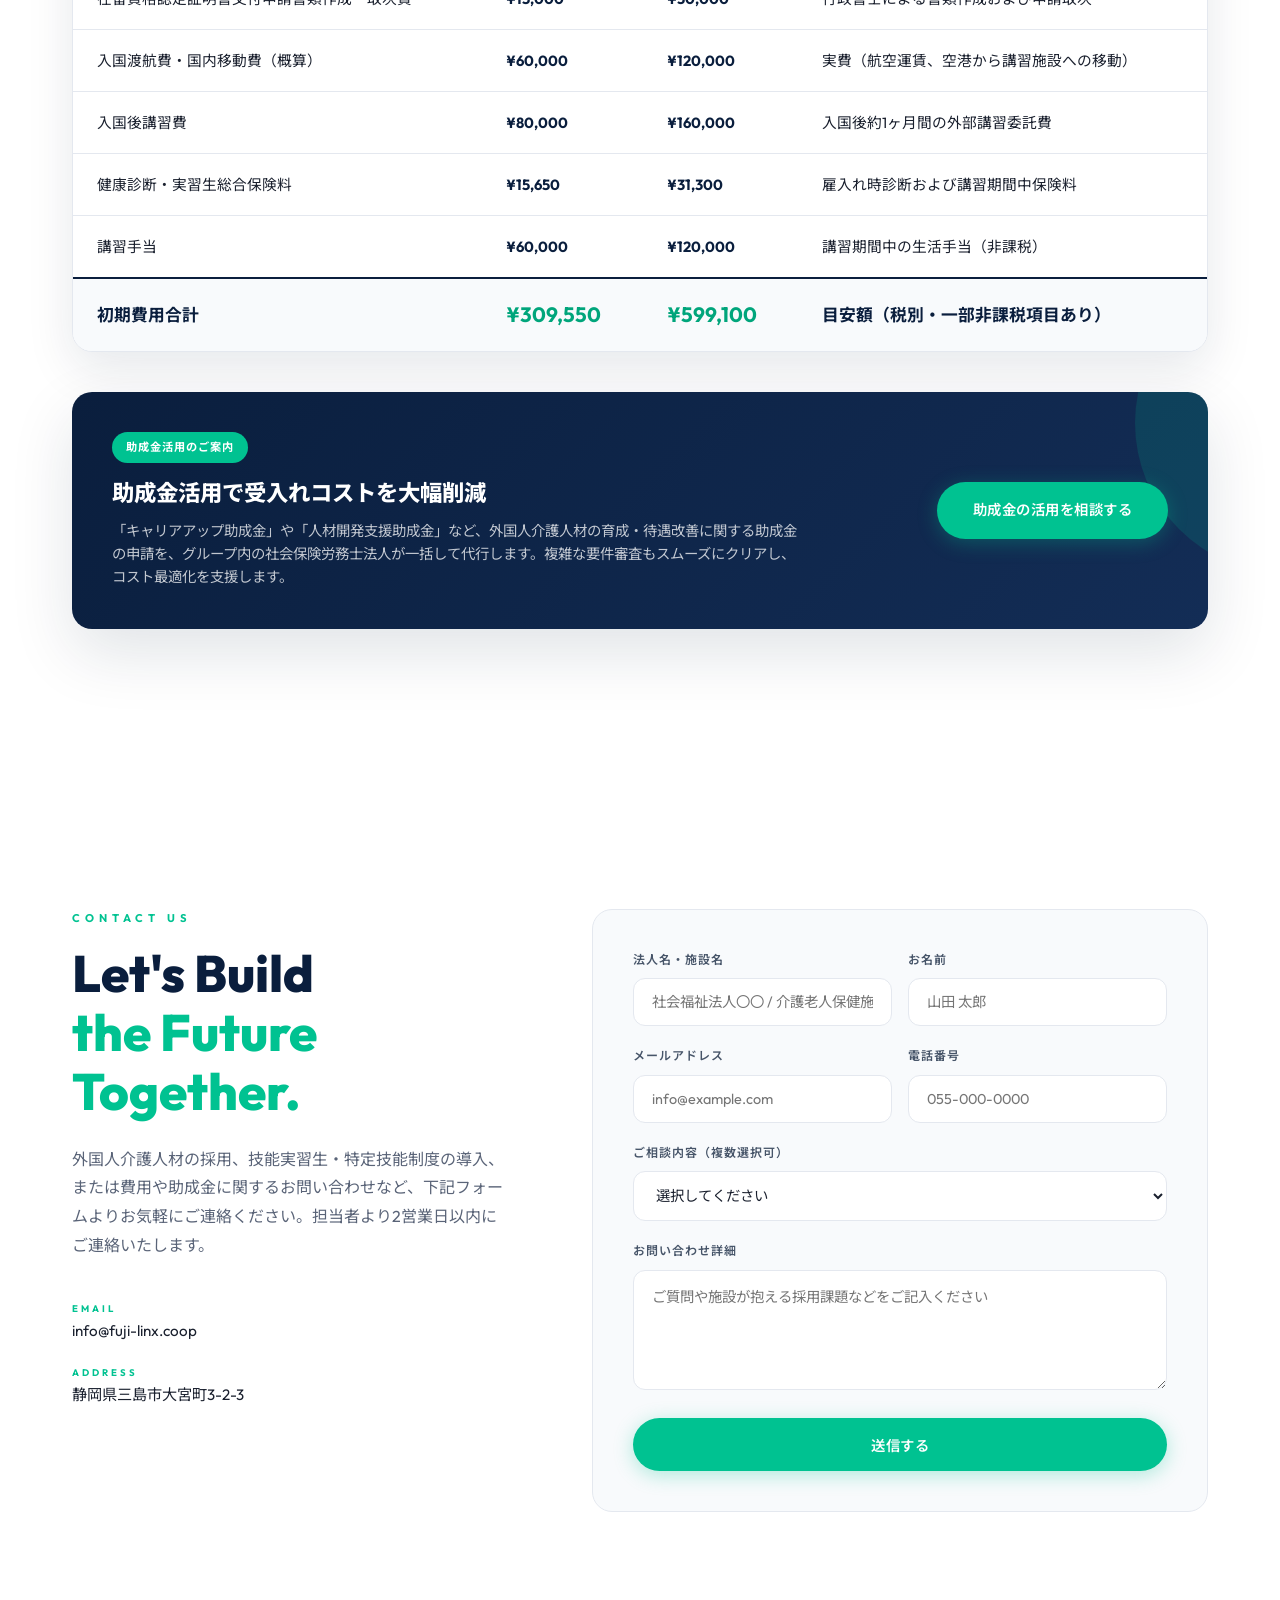
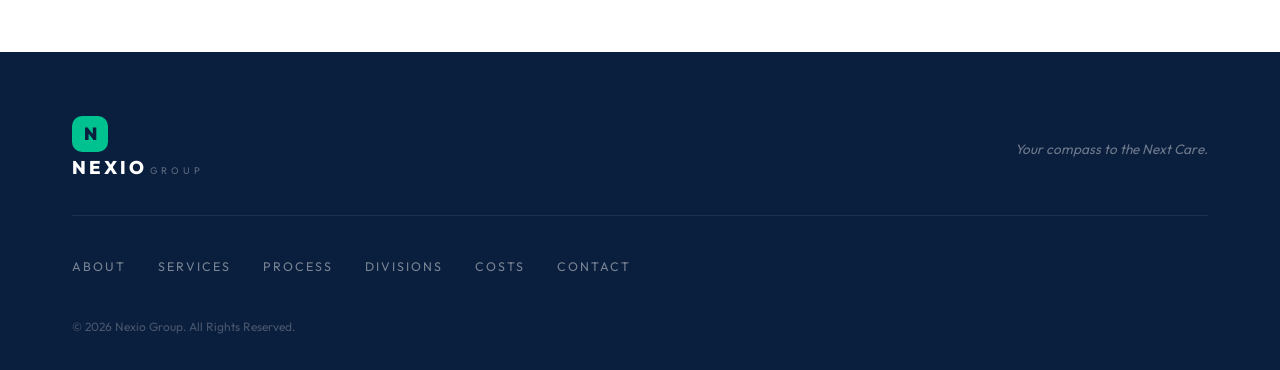
<file: kaigo.html>
<!DOCTYPE html>
<html lang="ja">

<head>
    <meta charset="UTF-8">
    <meta name="viewport" content="width=device-width, initial-scale=1.0">
    <title>ネクシオグループ | 介護分野外国人材受入れのご提案</title>
    <meta name="description"
        content="ネクシオグループによる介護施設向け外国人労働者（技能実習・特定技能） of 受入れサポート。採用からビザ申請、労務管理、日本語教育、生活支援までワンストップで対応。">
    <link rel="preconnect" href="https://fonts.googleapis.com">
    <link rel="preconnect" href="https://fonts.gstatic.com" crossorigin>
    <link
        href="https://fonts.googleapis.com/css2?family=Outfit:wght@300;400;500;600;700;800;900&family=Noto+Sans+JP:wght@300;400;500;700&display=swap"
        rel="stylesheet">
    <link rel="stylesheet" href="nexio-style.css">
    <link rel="stylesheet" href="kaigo-style.css?v=1.0.3">
</head>

<body>

    <!-- ===== HEADER ===== -->
    <header id="header">
        <div class="header-inner">
            <a href="#" class="logo">
                <span class="logo-mark">N</span>
                <span class="logo-text">NEXIO<span class="logo-sub">GROUP</span></span>
            </a>
            <nav class="nav-desktop" id="navDesktop">
                <a href="#about">About</a>
                <a href="#services">Services</a>
                <a href="#process">Process</a>
                <a href="#divisions">Divisions</a>
                <a href="#costs">Costs</a>
                <a href="#contact">Contact</a>
            </nav>
            <button class="hamburger" id="hamburger" aria-label="メニュー">
                <span></span><span></span><span></span>
            </button>
        </div>
        <nav class="nav-mobile" id="navMobile">
            <a href="#about">About</a>
            <a href="#services">Services</a>
            <a href="#process">Process</a>
            <a href="#divisions">Divisions</a>
            <a href="#costs">Costs</a>
            <a href="#contact">Contact</a>
        </nav>
    </header>

    <!-- ===== HERO ===== -->
    <section class="hero" id="hero">
        <div class="hero-overlay"></div>
        <img src="images-kaigo/ChatGPT Image 2026年6月3日 13_30_07.png" alt="Nexio Care Background" class="hero-bg">
        <div class="hero-content">
            <p class="hero-tag fade-up">CARE QUALITY — GLOBAL TALENT — TRUST</p>
            <h1 class="hero-title fade-up delay-1">
                Your Compass to<br>
                the <em>Next Care.</em>
            </h1>
            <p class="hero-desc fade-up delay-2">
                介護分野の外国人材採用に、確かな道しるべを。<span class="pc-br"></span>
                採用・育成から労務管理、長期定着までワンストップでサポート。
            </p>
            <div class="hero-btns fade-up delay-3">
                <a href="#services" class="btn btn-primary">Our Services</a>
                <a href="#contact" class="btn btn-ghost">Get in Touch</a>
            </div>
        </div>
        <div class="hero-scroll">
            <span>Scroll</span>
            <div class="scroll-line"></div>
        </div>
    </section>

    <!-- ===== ABOUT ===== -->
    <section class="about" id="about">
        <div class="container">
            <div class="about-layout">
                <!-- Header -->
                <div class="about-header reveal">
                    <span class="section-label">ABOUT US</span>
                    <h2 class="section-heading">介護の現場に、<span class="pc-br"></span><em>安心と定着</em>をもたらす。</h2>
                    <p class="lead-text">深刻化する介護の人材不足に対し、<span class="pc-br"></span>計画的な採用と長期定着へのアプローチで持続可能な施設運営をご提案します。</p>
                </div>
                
                <!-- Large Image -->
                <div class="about-large-img reveal">
                    <img src="images-kaigo/Gemini_Generated_Image_dwrymkdwrymkdwry.png" alt="Caregiver with Elderly in Wheelchair">
                </div>
                
                <!-- Footer (Body Text & Stats) -->
                <div class="about-footer reveal">
                    <div class="about-body-text">
                        <p>ネクシオグループは、採用・ビザ申請・労務管理・監理団体の4つの法人による専門領域を掛け合わせ、法的なコンプライアンス管理から日本語教育、生活支援、メンタルケアまでを一元化。</p>
                        <p>技能実習・特定技能の双方に対応し、長期にわたり現場を支える熟練介護人材を育成・支援します。静岡県三島市を拠点に、企業と外国人材双方の架け橋として10年以上の実績を重ねています。</p>
                    </div>
                    <div class="about-footer-stats">
                        <div class="stat">
                            <div class="stat-number-wrap">
                                <span class="stat-num" data-count="200">0</span><span class="stat-unit">+</span>
                            </div>
                            <span class="stat-desc">年間ビザ申請件数<br><span style="font-size:0.58rem; opacity:0.7; letter-spacing:0.5px;">Annual Visa Applications</span></span>
                        </div>
                        <div class="stat">
                            <div class="stat-number-wrap">
                                <span class="stat-num" data-count="4">0</span>
                            </div>
                            <span class="stat-desc">専門法人の連携<br><span style="font-size:0.58rem; opacity:0.7; letter-spacing:0.5px;">Professional Divisions</span></span>
                        </div>
                        <div class="stat">
                            <div class="stat-number-wrap">
                                <span class="stat-num" data-count="10">0</span><span class="stat-unit">+</span>
                            </div>
                            <span class="stat-desc">10年以上の実績<br><span style="font-size:0.58rem; opacity:0.7; letter-spacing:0.5px;">Years of Expertise</span></span>
                        </div>
                        <div class="stat">
                            <div class="stat-number-wrap">
                                <span class="stat-num" data-count="100">0</span><span class="stat-unit">%</span>
                            </div>
                            <span class="stat-desc">定期巡回実施率<br><span style="font-size:0.58rem; opacity:0.7; letter-spacing:0.5px;">Regular Patrol Rate</span></span>
                        </div>
                    </div>
                </div>
            </div>
        </div>
    </section>

    <!-- ===== FULL-WIDTH BANNER ===== -->
    <section class="banner">
        <div class="banner-inner">
            <span class="banner-text">Care Support</span>
            <span class="banner-dot"></span>
            <span class="banner-text">One-Stop Solution</span>
            <span class="banner-dot"></span>
            <span class="banner-text">100% Compliance</span>
        </div>
    </section>

    <!-- ===== SERVICES ===== -->
    <section class="costs" id="services" style="background: var(--off);">
        <div class="container">
            <div class="reveal">
                <span class="section-label center">SERVICES</span>
                <h2 class="section-heading center">Where We Make<br><em>an Impact.</em></h2>
                <p class="section-sub">多様な介護福祉サービスや施設形態に対応し、<span class="pc-br"></span>介護現場で即戦力となる最適な人材をマッチングします。</p>
            </div>
            
            <div class="services-grid">
                <!-- Card 1 -->
                <div class="service-card reveal">
                    <div class="service-card-img">
                        <img src="images-kaigo/Gemini_Generated_Image_msoqm1msoqm1msoq (1).png" alt="Facility Care">
                    </div>
                    <div class="service-card-content">
                        <span class="service-card-label">Facility Care</span>
                        <h3>特別養護老人ホーム / 老健</h3>
                        <p>身体介護（食事・入浴・排泄介助等）やレクリエーション支援、介護記録の作成など、入所系施設の忙しい現場を支える優秀な人材を厳選配置します。</p>
                    </div>
                </div>
                <!-- Card 2 -->
                <div class="service-card reveal">
                    <div class="service-card-img">
                        <img src="images-kaigo/Gemini_Generated_Image_udox3dudox3dudox.png" alt="Day Care">
                    </div>
                    <div class="service-card-content">
                        <span class="service-card-label">Day Care</span>
                        <h3>デイサービス / 通所系</h3>
                        <p>利用者様とのコミュニケーションが重視される現場。入国前からの徹底した会話教育により、温かい笑顔と挨拶で笑顔あふれる場をつくります。</p>
                    </div>
                </div>
                <!-- Card 3 -->
                <div class="service-card reveal">
                    <div class="service-card-img">
                        <img src="images-kaigo/Gemini_Generated_Image_ev7wy6ev7wy6ev7w.png" alt="Community Care">
                    </div>
                    <div class="service-card-content">
                        <span class="service-card-label">Community Care</span>
                        <h3>グループホーム / 地域密着型</h3>
                        <p>共同生活での自立支援と見守り。特定技能1号への移行や在留資格「介護」の取得を視野に入れた、最長10年以上の長期的な育成と配置を実現します。</p>
                    </div>
                </div>
            </div>
        </div>
    </section>

    <!-- ===== PROCESS — Step by Step ===== -->
    <section class="process" id="process">
        <div class="container">
            <div class="process-header reveal">
                <span class="section-label center">ONE-STOP PROCESS</span>
                <h2 class="section-heading center">From Recruitment<br>to <em>Retention.</em></h2>
                <p class="section-sub">お申し込みから配属まで約6〜9ヶ月。<span class="pc-br"></span>採用後の各種手続きから、介護現場での戦力化と定着に至るまでグループが並走します。</p>
            </div>
        </div>

        <!-- Step 01 -->
        <div class="step-row reveal">
            <div class="step-img">
                <img src="images-nagare/mensetu.png" alt="Recruitment & Selection">
            </div>
            <div class="step-content">
                <span class="step-num">01</span>
                <div class="step-badge">Recruit & Select</div>
                <h3>最適な人材募集・面接</h3>
                <p>提携する海外の送出機関と密接に連携。<span class="pc-br"></span>求める技能・適性・人柄に合致した介護候補者を厳選し、現地またはオンラインでの面接を実施します。</p>
                <div class="step-entity">
                    <span class="entity-label">担当法人</span>
                    <span class="entity-name">株式会社ネクシオ ／ フジリンクス協同組合</span>
                </div>
            </div>
        </div>

        <!-- Step 02 -->
        <div class="step-row reverse reveal">
            <div class="step-img">
                <img src="images-nagare/Visa & Entry.png" alt="Visa Processing">
            </div>
            <div class="step-content">
                <span class="step-num">02</span>
                <div class="step-badge">Visa & Legal</div>
                <h3>在留資格の申請・入国手続き</h3>
                <p>年間200件以上のビザ申請実績を持つ行政書士が、<span class="pc-br"></span>煩雑な在留資格認定証明書交付申請を一括代行。介護特有の審査基準に迅速・適法に対応します。</p>
                <div class="step-entity">
                    <span class="entity-label">担当法人</span>
                    <span class="entity-name">行政書士キャリア法務事務所</span>
                </div>
            </div>
        </div>

        <!-- Step 03 -->
        <div class="step-row reveal">
            <div class="step-img">
                <img src="images-nagare/Training.png" alt="Training Process">
            </div>
            <div class="step-content">
                <span class="step-num">03</span>
                <div class="step-badge">Specialized Training</div>
                <h3>入国後講習（約1ヶ月）</h3>
                <p>配属前に日本語や日本での生活習慣、安全衛生に加え、<span class="pc-br"></span>「介護」職種に特化した専門カリキュラムを実施。基本技術や介護コミュニケーションの基礎を学びます。</p>
                <div class="step-entity">
                    <span class="entity-label">担当法人</span>
                    <span class="entity-name">フジリンクス協同組合</span>
                </div>
            </div>
        </div>

        <!-- Step 04 -->
        <div class="step-row reverse reveal">
            <div class="step-img">
                <img src="images-nagare/Placement_2.png" alt="Retention Support">
            </div>
            <div class="step-content">
                <span class="step-num">04</span>
                <div class="step-badge">Retention & Synergy</div>
                <h3>企業配属と継続サポート</h3>
                <p>配属後も月1回以上の巡回指導・個別相談を実施。<span class="pc-br"></span>労務手続きは社労士法人がサポートし、生活支援や学習継続プログラムで長期定着を支えます。</p>
                <div class="step-entity">
                    <span class="entity-label">担当法人</span>
                    <span class="entity-name">フジリンクス協同組合 ／ 全法人連携</span>
                </div>
            </div>
        </div>
    </section>

    <!-- ===== DIVISIONS — Grid ===== -->
    <section class="divisions" id="divisions">
        <div class="container">
            <span class="section-label center">GROUP DIVISIONS</span>
            <h2 class="section-heading center">Four Specialists.<br><em>One Mission.</em></h2>
            <p class="section-sub">介護分野での円滑な外国人材受入れを支える、<span class="pc-br"></span>ネクシオグループの4つの専門機関。</p>

            <div class="div-grid">
                <div class="div-card reveal" data-accent="navy">
                    <span class="div-num">01</span>
                    <h3>株式会社ネクシオ</h3>
                    <span class="div-tag">Staffing & Recruitment</span>
                    <p>外国人労働者の人材派遣・職業紹介。介護施設や一般企業のニーズを的確にヒアリングし、適した介護人材のマッチングを行います。</p>
                    <div class="div-contact">
                        <span>三島市大宮町3-2-3 波多野ビル3階</span>
                        <span>055-976-0246</span>
                    </div>
                </div>
                <div class="div-card reveal" data-accent="green">
                    <span class="div-num">02</span>
                    <h3>社労士法人キャリアデザイン</h3>
                    <span class="div-tag">Labor Management</span>
                    <p>外国人雇用特有の雇用契約や就業規則、社会保険手続きなどを専門支援。各種キャリアアップ助成金の申請代行によりコスト削減に寄与します。</p>
                    <div class="div-contact">
                        <span>三島市大宮町3-2-12</span>
                        <span>055-960-9323</span>
                    </div>
                </div>
                <div class="div-card reveal" data-accent="purple">
                    <span class="div-num">03</span>
                    <h3>行政書士キャリア法務事務所</h3>
                    <span class="div-tag">Visa & Legal Affairs</span>
                    <p>介護分野の在留資格（技能実習・特定技能・介護など）の申請をプロフェッショナルが担当。スピーディで確実な手続きを実現します。</p>
                    <div class="div-contact">
                        <span>三島市大宮町3-2-12</span>
                        <span>055-960-9062</span>
                    </div>
                </div>
                <div class="div-card reveal" data-accent="amber">
                    <span class="div-num">04</span>
                    <h3>フジリンクス協同組合</h3>
                    <span class="div-tag">Training & Supervision</span>
                    <p>優良監理団体として外国人実習生の受入支援、監査・指導。通訳およびメンタルケア担当者が同行し、配属後の問題を即座に解決します。</p>
                    <div class="div-contact">
                        <span>三島市大宮町3-2-3 波多野ビル1階</span>
                        <span>055-957-2003</span>
                    </div>
                </div>
            </div>
        </div>
    </section>

    <!-- ===== COSTS SECTION ===== -->
    <section class="costs" id="costs">
        <div class="container">
            <div class="costs-header reveal">
                <span class="section-label center">COST OVERVIEW</span>
                <h2 class="section-heading center">受入れに係る <em>費用概算</em></h2>
                <p class="section-sub">技能実習生・特定技能外国人の受入れにかかる概算費用の一覧です。<span class="pc-br"></span>明確な料金設計で計画的な採用を可能にします。</p>
            </div>

            <!-- Tab Buttons -->
            <div class="costs-tabs-nav reveal">
                <button class="tab-btn active" data-tab="initial">① 初期費用（入国時）</button>
                <button class="tab-btn" data-tab="ongoing">② 随時費用（2年目以降など）</button>
                <button class="tab-btn" data-tab="monthly">③ 月額費用</button>
            </div>

            <!-- Tab Panels -->
            <div id="initial" class="costs-tab-panel active reveal">
                <div class="table-responsive">
                    <table class="costs-table">
                        <thead>
                            <tr>
                                <th>項目</th>
                                <th>1名の場合</th>
                                <th>2名の場合</th>
                                <th>備考</th>
                            </tr>
                        </thead>
                        <tbody>
                            <tr>
                                <td>組合加入金・出資金</td>
                                <td><span class="price-text">¥20,000</span></td>
                                <td><span class="price-text">¥20,000</span></td>
                                <td>加入金 ¥10,000 / 出資金 ¥10,000（非課税）</td>
                            </tr>
                            <tr>
                                <td>入国前現地事前教育費</td>
                                <td><span class="price-text">¥35,000</span></td>
                                <td><span class="price-text">¥70,000</span></td>
                                <td>現地での日本語・基本講習等の経費</td>
                            </tr>
                            <tr>
                                <td>実習計画認定申請書類作成費・認定手数料</td>
                                <td><span class="price-text">¥23,900</span></td>
                                <td><span class="price-text">¥27,800</span></td>
                                <td>手数料 ¥3,900/件含む</td>
                            </tr>
                            <tr>
                                <td>在留資格認定証明書交付申請書類作成・取次費</td>
                                <td><span class="price-text">¥15,000</span></td>
                                <td><span class="price-text">¥30,000</span></td>
                                <td>行政書士による書類作成および申請取次</td>
                            </tr>
                            <tr>
                                <td>入国渡航費・国内移動費（概算）</td>
                                <td><span class="price-text">¥60,000</span></td>
                                <td><span class="price-text">¥120,000</span></td>
                                <td>実費（航空運賃、空港から講習施設への移動）</td>
                            </tr>
                            <tr>
                                <td>入国後講習費</td>
                                <td><span class="price-text">¥80,000</span></td>
                                <td><span class="price-text">¥160,000</span></td>
                                <td>入国後約1ヶ月間の外部講習委託費</td>
                            </tr>
                            <tr>
                                <td>健康診断・実習生総合保険料</td>
                                <td><span class="price-text">¥15,650</span></td>
                                <td><span class="price-text">¥31,300</span></td>
                                <td>雇入れ時診断および講習期間中保険料</td>
                            </tr>
                            <tr>
                                <td>講習手当</td>
                                <td><span class="price-text">¥60,000</span></td>
                                <td><span class="price-text">¥120,000</span></td>
                                <td>講習期間中の生活手当（非課税）</td>
                            </tr>
                            <tr class="total-row">
                                <td>初期費用合計</td>
                                <td><span class="price-text">¥309,550</span></td>
                                <td><span class="price-text">¥599,100</span></td>
                                <td><strong>目安額（税別・一部非課税項目あり）</strong></td>
                            </tr>
                        </tbody>
                    </table>
                </div>
            </div>

            <div id="ongoing" class="costs-tab-panel reveal">
                <div class="table-responsive">
                    <table class="costs-table">
                        <thead>
                            <tr>
                                <th>項目</th>
                                <th>1名の場合</th>
                                <th>2名の場合</th>
                                <th>発生時期・備考</th>
                            </tr>
                        </thead>
                        <tbody>
                            <tr>
                                <td>初年度随時費用（技能検定基礎級受験、移行手続き等）</td>
                                <td><span class="price-text">¥65,400</span></td>
                                <td><span class="price-text">¥130,800</span></td>
                                <td>検定料（¥21,000/人）、在留資格変更申請書類作成等</td>
                            </tr>
                            <tr>
                                <td>2年目随時費用（在留資格更新等）</td>
                                <td><span class="price-text">¥20,500</span></td>
                                <td><span class="price-text">¥41,000</span></td>
                                <td>更新書類作成費、更新手数料印紙代（¥4,000）、取次費</td>
                            </tr>
                            <tr>
                                <td>3年目随時費用（技能検定3級受験、帰国旅費等）</td>
                                <td><span class="price-text">¥81,000</span></td>
                                <td><span class="price-text">¥162,000</span></td>
                                <td>帰国渡航費実費目安（¥50,000/人）含む</td>
                            </tr>
                        </tbody>
                    </table>
                </div>
            </div>

            <div id="monthly" class="costs-tab-panel reveal">
                <div class="table-responsive">
                    <table class="costs-table">
                        <thead>
                            <tr>
                                <th>項目</th>
                                <th>費用（税別）</th>
                                <th>備考</th>
                            </tr>
                        </thead>
                        <tbody>
                            <tr>
                                <td>組合監理費（1名あたり）</td>
                                <td><span class="price-text">¥35,000</span> / 月</td>
                                <td>定期監査、訪問指導、生活サポート等</td>
                            </tr>
                            <tr>
                                <td>送出管理費（1名あたり）</td>
                                <td><span class="price-text">¥5,000</span> / 月</td>
                                <td>送出機関による母国側家族フォロー等（非課税）</td>
                            </tr>
                            <tr>
                                <td>組合会費（1社あたり）</td>
                                <td><span class="price-text">¥1,000</span> / 月</td>
                                <td>組合活動費（非課税）</td>
                            </tr>
                            <tr class="total-row">
                                <td>月額費用合計（1名受入れ時）</td>
                                <td><span class="price-text">¥41,000</span> / 月</td>
                                <td><strong>監理費 ¥35,000 ＋ 送出管理費 ¥5,000 ＋ 組合会費 ¥1,000</strong></td>
                            </tr>
                        </tbody>
                    </table>
                </div>
            </div>

            <!-- Subsidy Info Banner -->
            <div class="subsidy-banner reveal">
                <div class="subsidy-content">
                    <span class="subsidy-badge">助成金活用のご案内</span>
                    <h3>助成金活用で受入れコストを大幅削減</h3>
                    <p>「キャリアアップ助成金」や「人材開発支援助成金」など、外国人介護人材の育成・待遇改善に関する助成金の申請を、グループ内の社会保険労務士法人が一括して代行します。複雑な要件審査もスムーズにクリアし、コスト最適化を支援します。</p>
                </div>
                <div class="subsidy-action">
                    <a href="#contact" class="btn btn-primary">助成金の活用を相談する</a>
                </div>
            </div>
        </div>
    </section>

    <!-- ===== CONTACT ===== -->
    <section class="contact" id="contact">
        <div class="container">
            <div class="contact-grid">
                <div class="contact-left reveal">
                    <span class="section-label">CONTACT US</span>
                    <h2 class="section-heading">Let's Build<br><em>the Future Together.</em></h2>
                    <p>外国人介護人材の採用、技能実習生・特定技能制度の導入、または費用や助成金に関するお問い合わせなど、下記フォームよりお気軽にご連絡ください。担当者より2営業日以内にご連絡いたします。</p>
                    <div class="contact-meta">
                        <div class="meta-item">
                            <span class="meta-label">Email</span>
                            <span>info@fuji-linx.coop</span>
                        </div>
                        <div class="meta-item">
                            <span class="meta-label">Address</span>
                            <span>静岡県三島市大宮町3-2-3</span>
                        </div>
                    </div>
                </div>
                <div class="contact-right reveal">
                    <form class="fallback-form" id="fallbackForm">
                        <div class="form-row">
                            <div class="form-group">
                                <label for="company">法人名・施設名</label>
                                <input type="text" id="company" name="company" required placeholder="社会福祉法人〇〇 / 介護老人保健施設〇〇">
                            </div>
                            <div class="form-group">
                                <label for="name">お名前</label>
                                <input type="text" id="name" name="name" required placeholder="山田 太郎">
                            </div>
                        </div>
                        <div class="form-row">
                            <div class="form-group">
                                <label for="email">メールアドレス</label>
                                <input type="email" id="email" name="email" required placeholder="info@example.com">
                            </div>
                            <div class="form-group">
                                <label for="phone">電話番号</label>
                                <input type="tel" id="phone" name="phone" placeholder="055-000-0000">
                            </div>
                        </div>
                        <div class="form-group">
                            <label for="service">ご相談内容（複数選択可）</label>
                            <select id="service" name="service">
                                <option value="">選択してください</option>
                                <option value="recruitment">介護人材の採用・派遣・紹介</option>
                                <option value="internship">技能実習・特定技能の受入れ</option>
                                <option value="subsidy">助成金の活用・コスト相談</option>
                                <option value="other">その他のお問い合わせ</option>
                            </select>
                        </div>
                        <div class="form-group">
                            <label for="message">お問い合わせ詳細</label>
                            <textarea id="message" name="message" rows="4" placeholder="ご質問や施設が抱える採用課題などをご記入ください"></textarea>
                        </div>
                        <button type="submit" class="btn btn-primary btn-full">送信する</button>
                    </form>
                </div>
            </div>
        </div>
    </section>

    <!-- ===== FOOTER ===== -->
    <footer>
        <div class="container">
            <div class="footer-top">
                <div class="footer-brand">
                    <span class="logo-mark">N</span>
                    <span class="logo-text">NEXIO<span class="logo-sub">GROUP</span></span>
                </div>
                <p class="footer-mission">Your compass to the Next Care.</p>
            </div>
            <div class="footer-links">
                <a href="#about">About</a>
                <a href="#services">Services</a>
                <a href="#process">Process</a>
                <a href="#divisions">Divisions</a>
                <a href="#costs">Costs</a>
                <a href="#contact">Contact</a>
            </div>
            <div class="footer-bottom">
                <p>&copy; 2026 Nexio Group. All Rights Reserved.</p>
            </div>
        </div>
    </footer>

    <script src="nexio-script.js"></script>
    
    <!-- Custom tab controller script -->
    <script>
        document.addEventListener('DOMContentLoaded', () => {
            const tabs = document.querySelectorAll('.tab-btn');
            const panels = document.querySelectorAll('.costs-tab-panel');

            tabs.forEach(tab => {
                tab.addEventListener('click', () => {
                    // Remove active from all tabs & panels
                    tabs.forEach(t => t.classList.remove('active'));
                    panels.forEach(p => p.classList.remove('active'));

                    // Add active to current tab
                    tab.classList.add('active');
                    
                    // Show current panel
                    const targetId = tab.getAttribute('data-tab');
                    const targetPanel = document.getElementById(targetId);
                    if (targetPanel) {
                        targetPanel.classList.add('active');
                    }
                });
            });
        });
    </script>
</body>

</html>
</file>
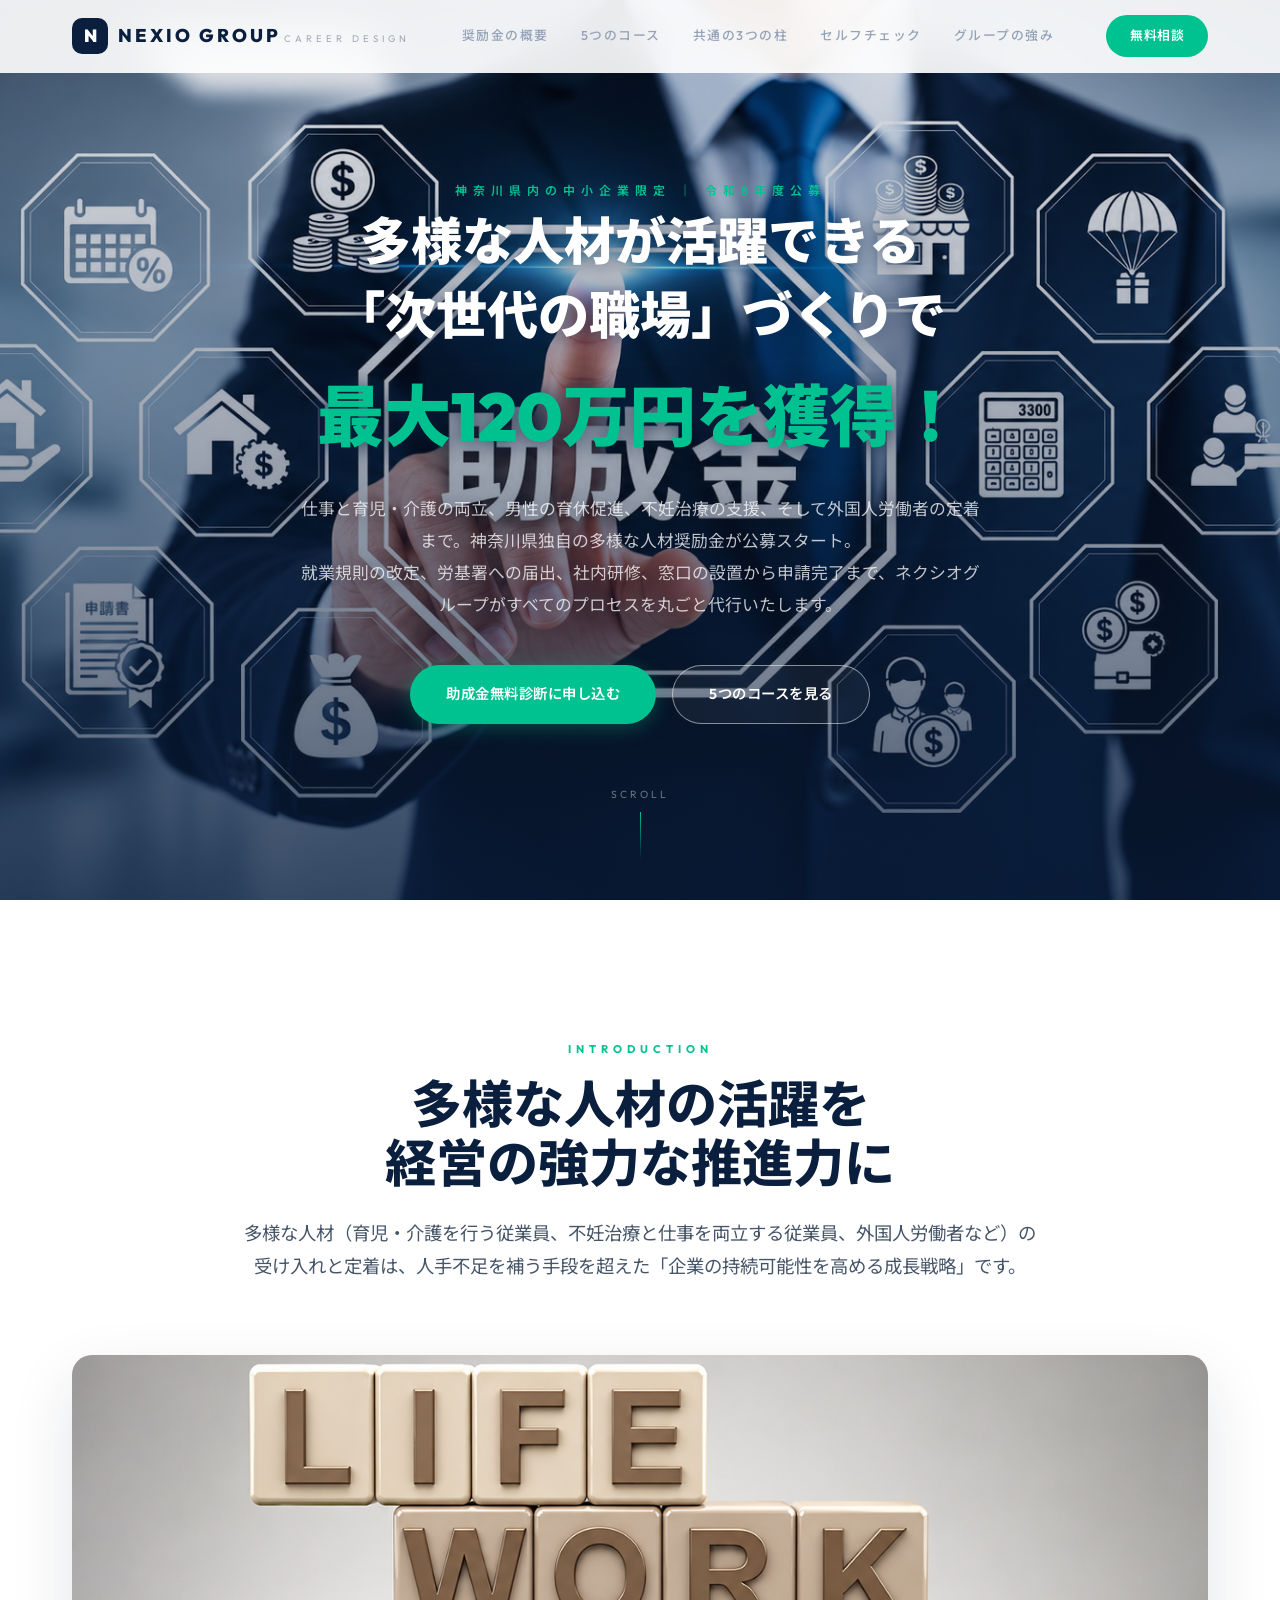
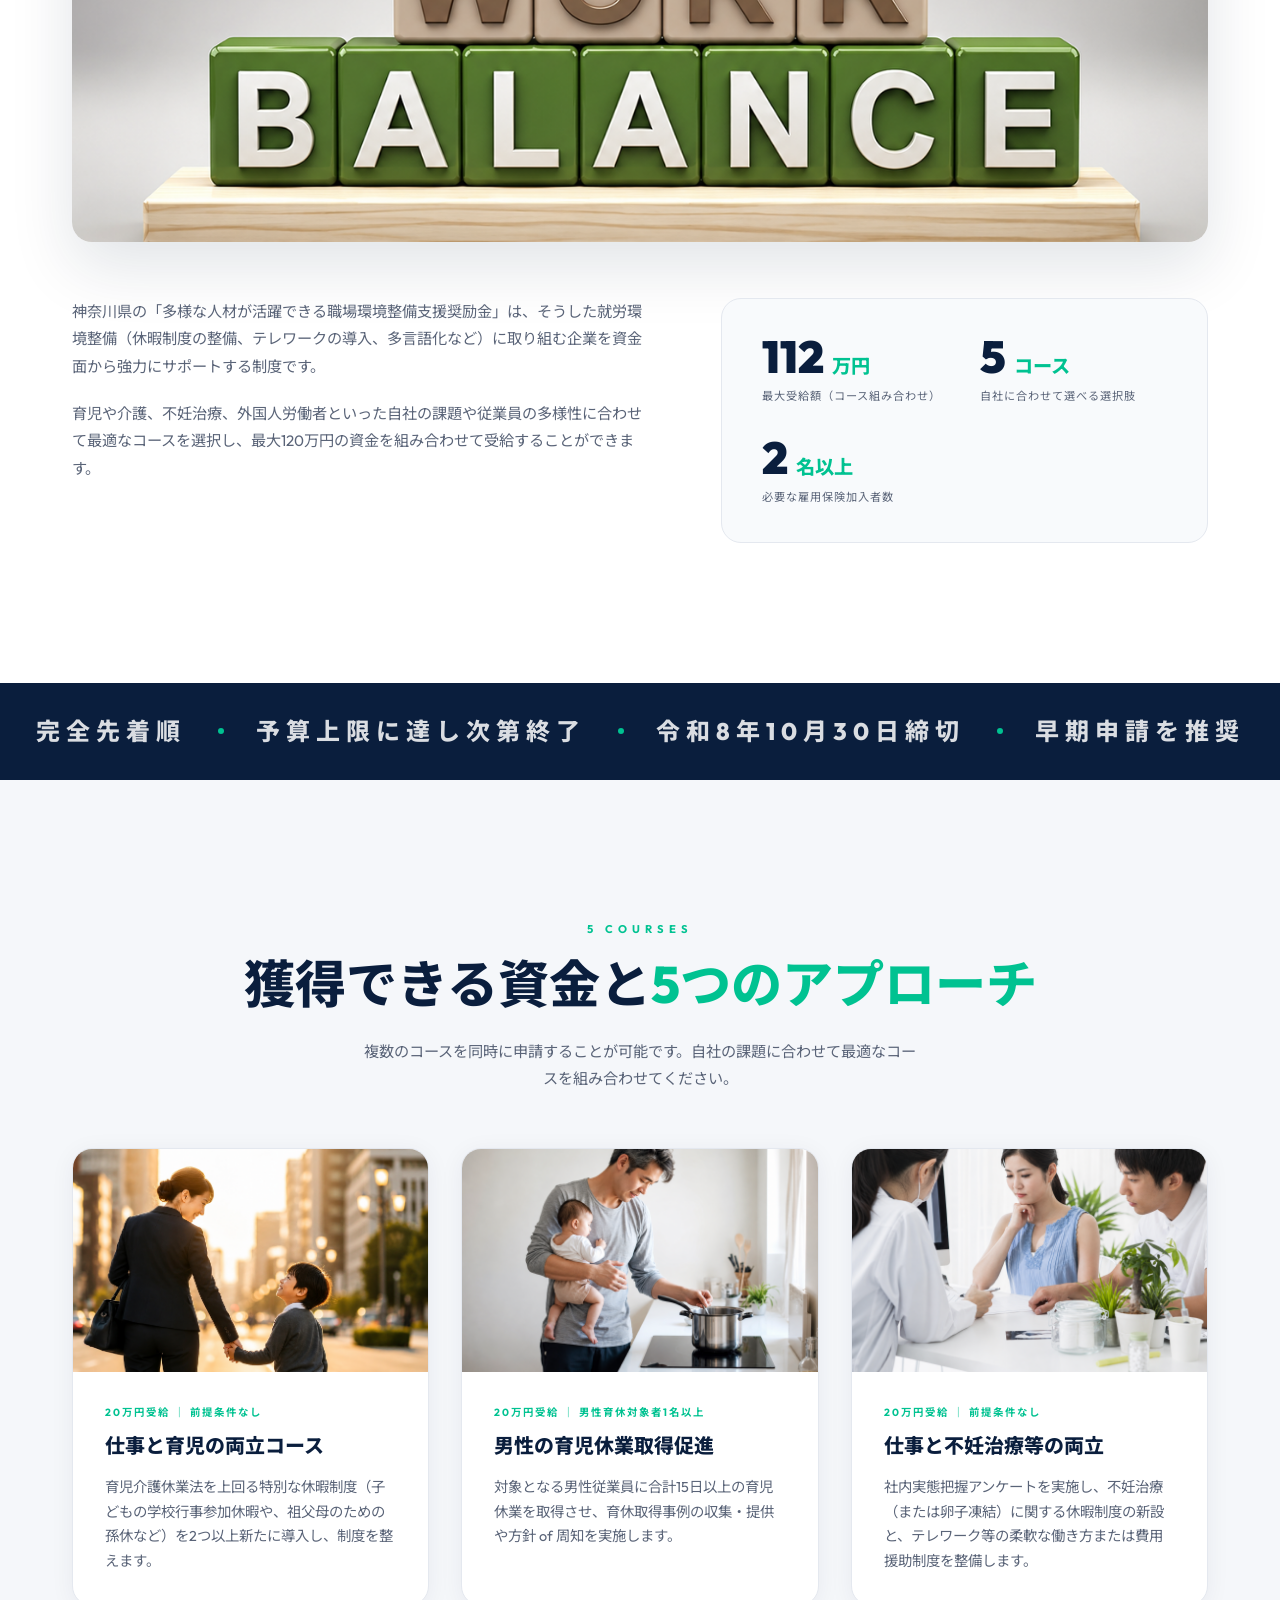
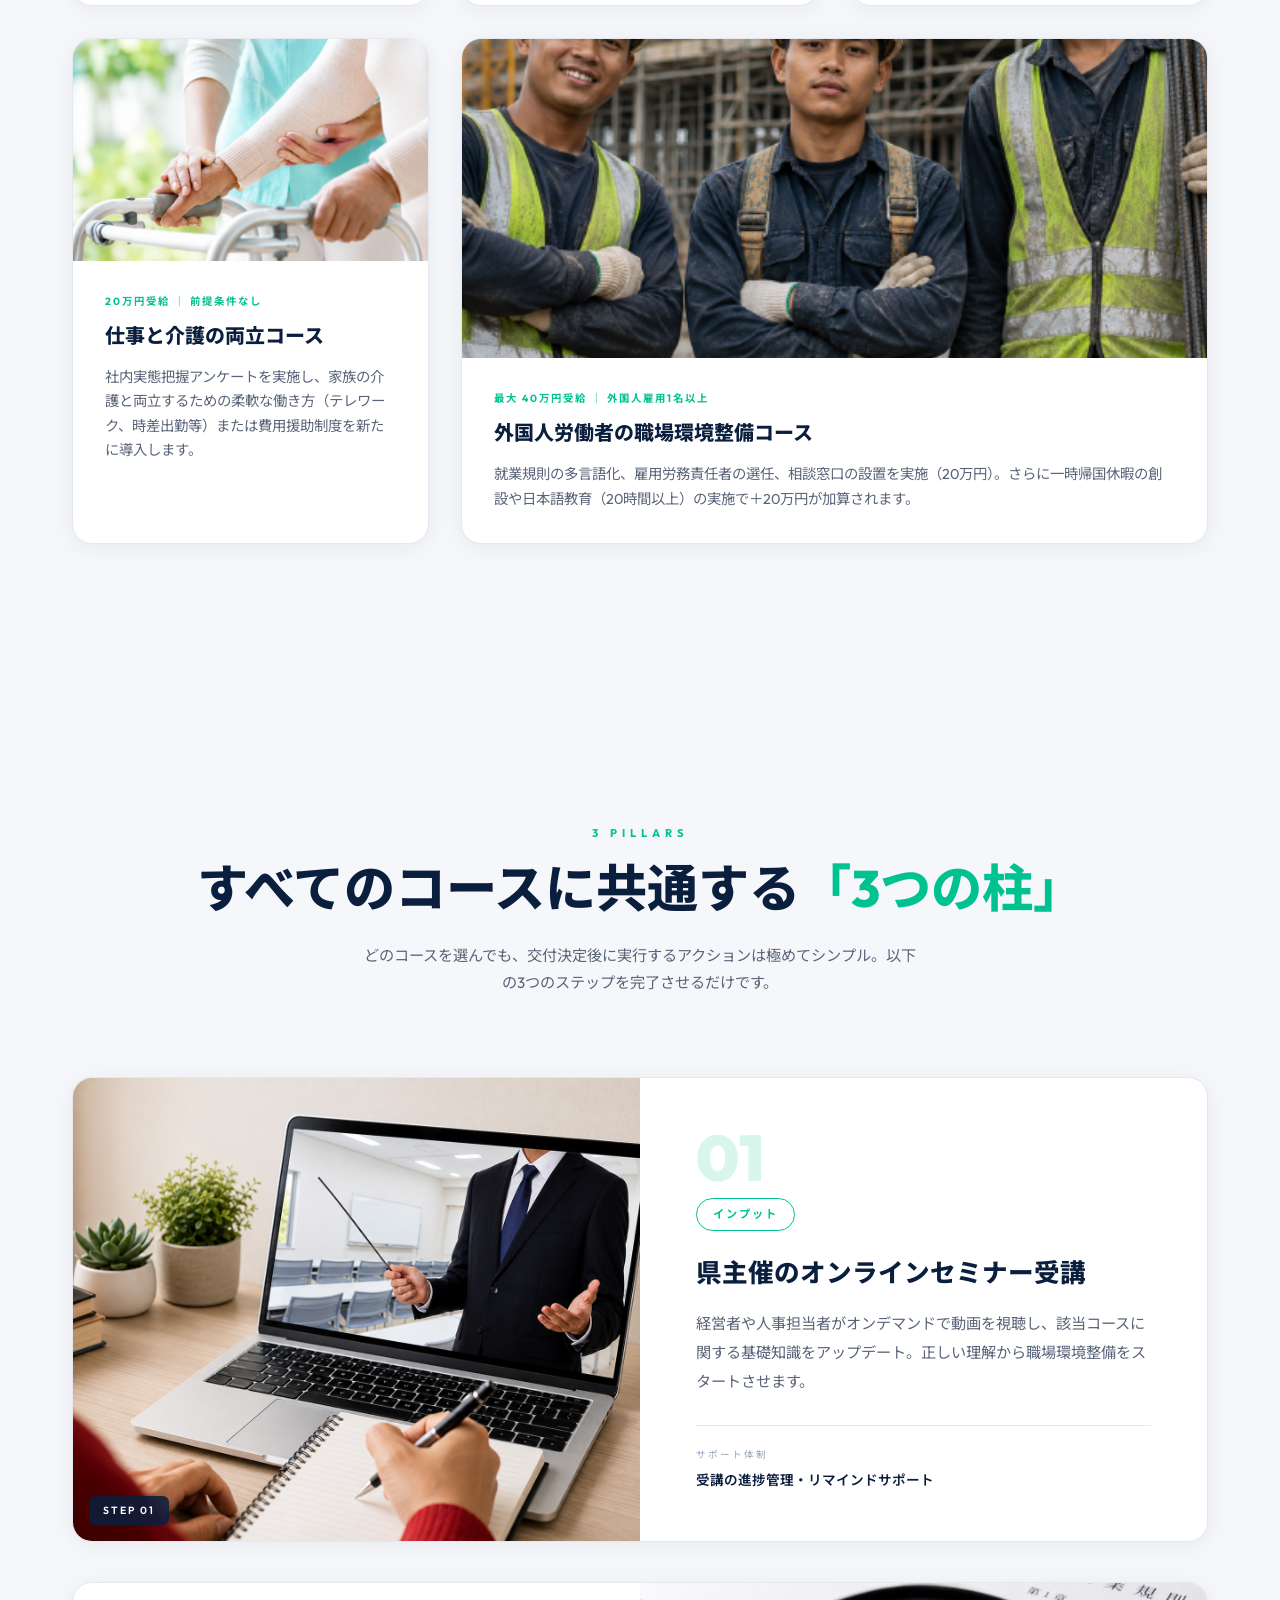
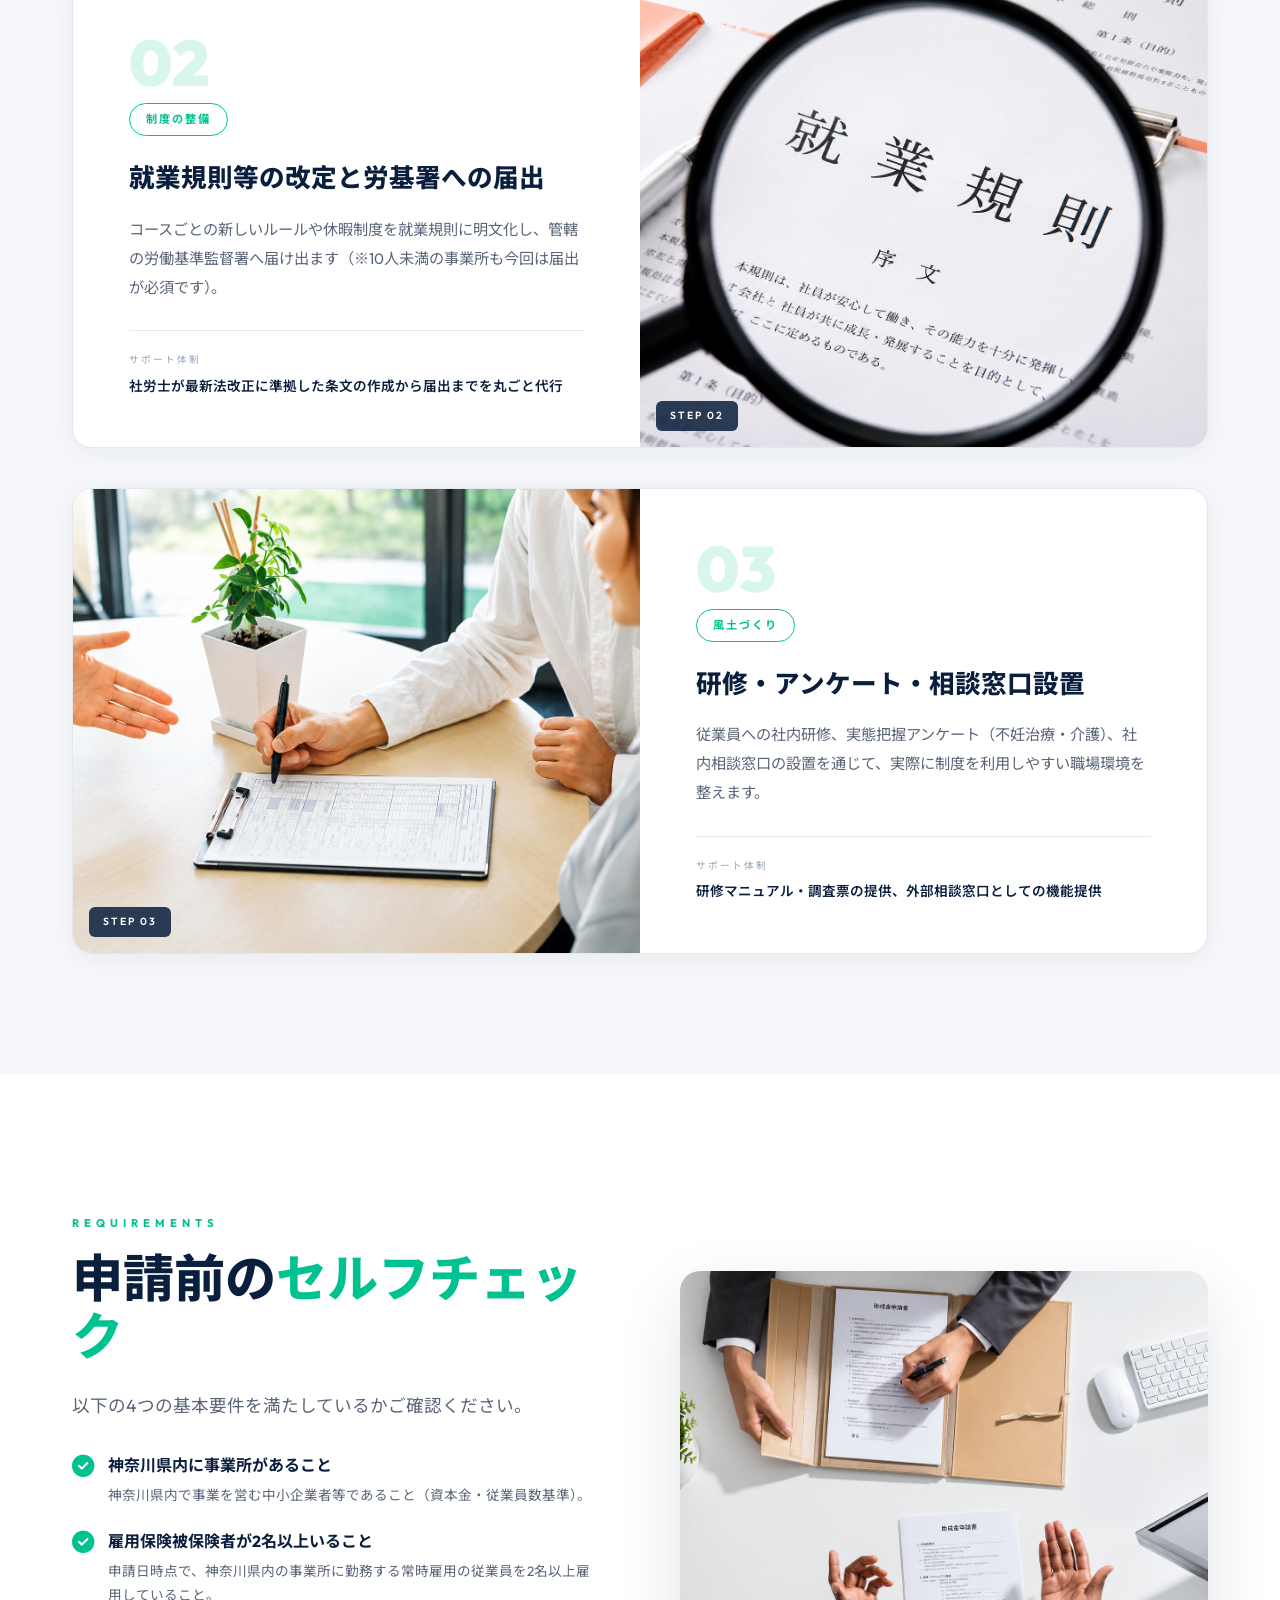
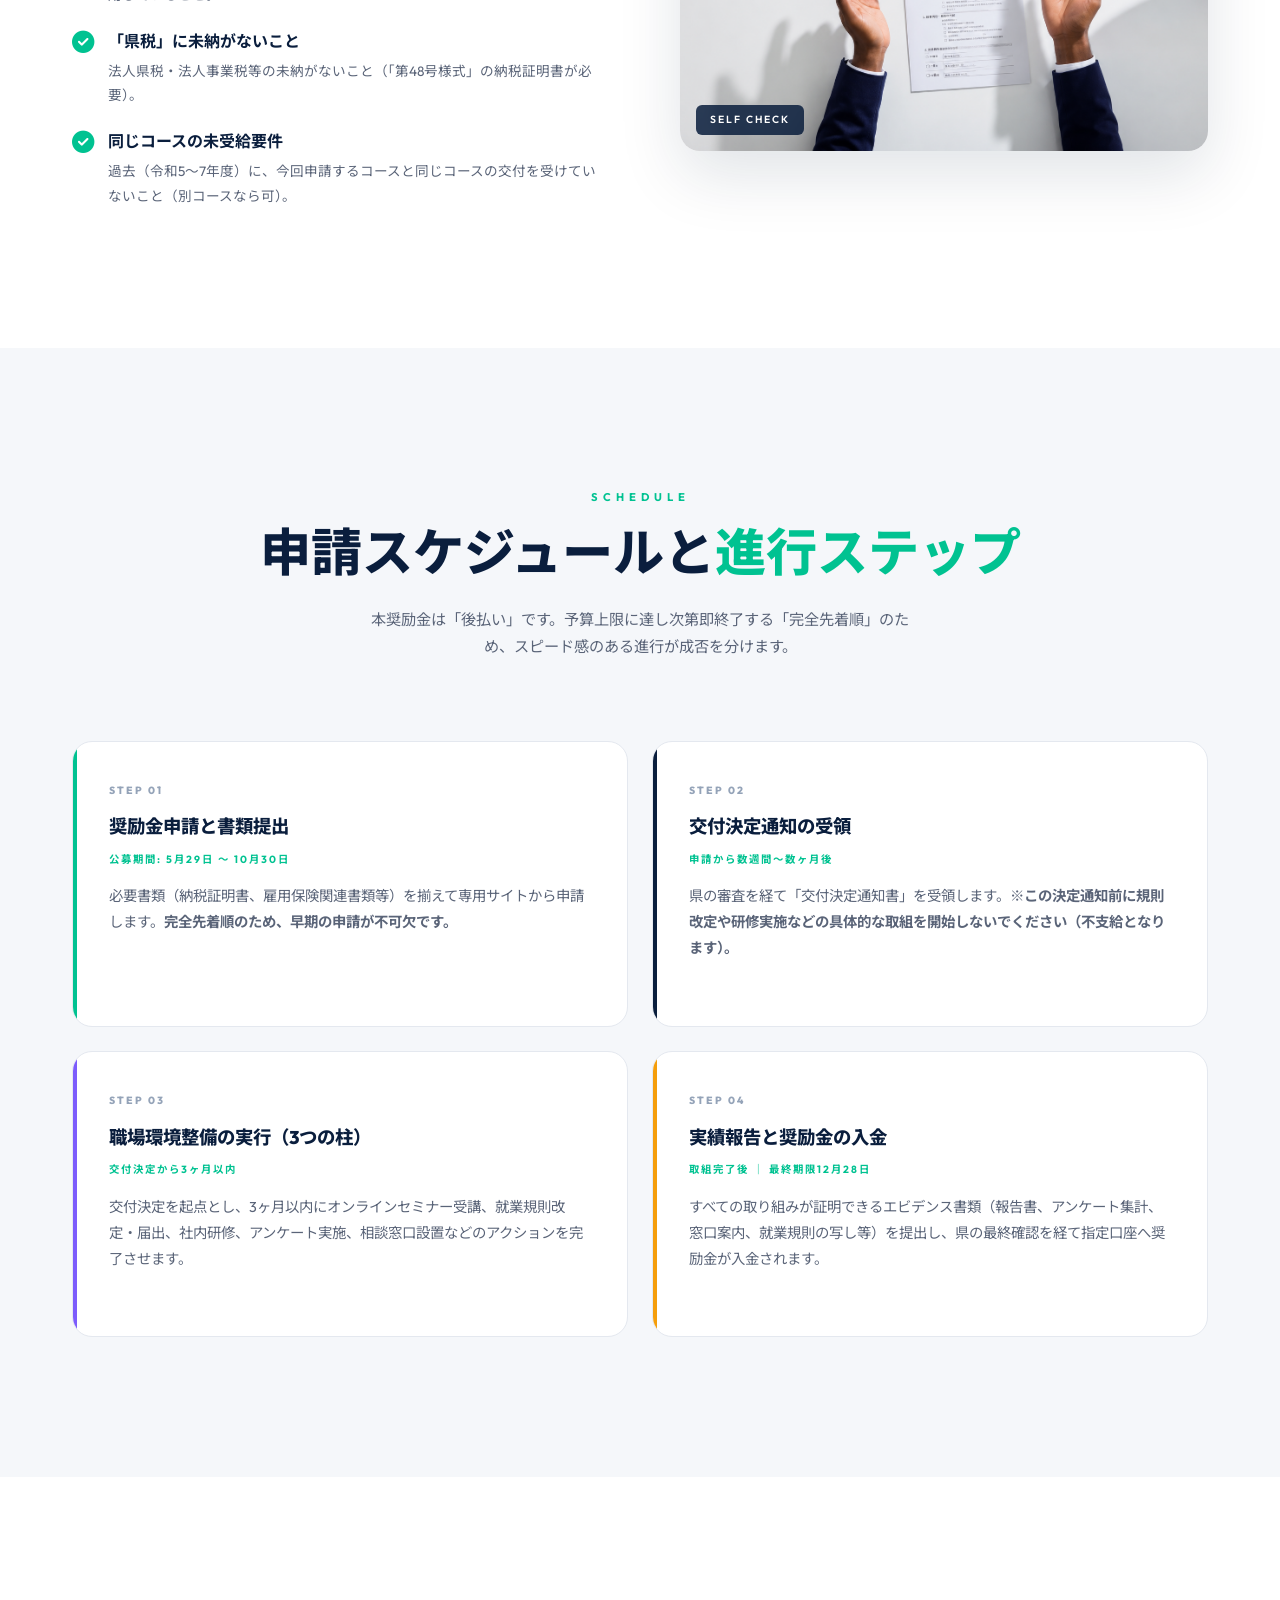
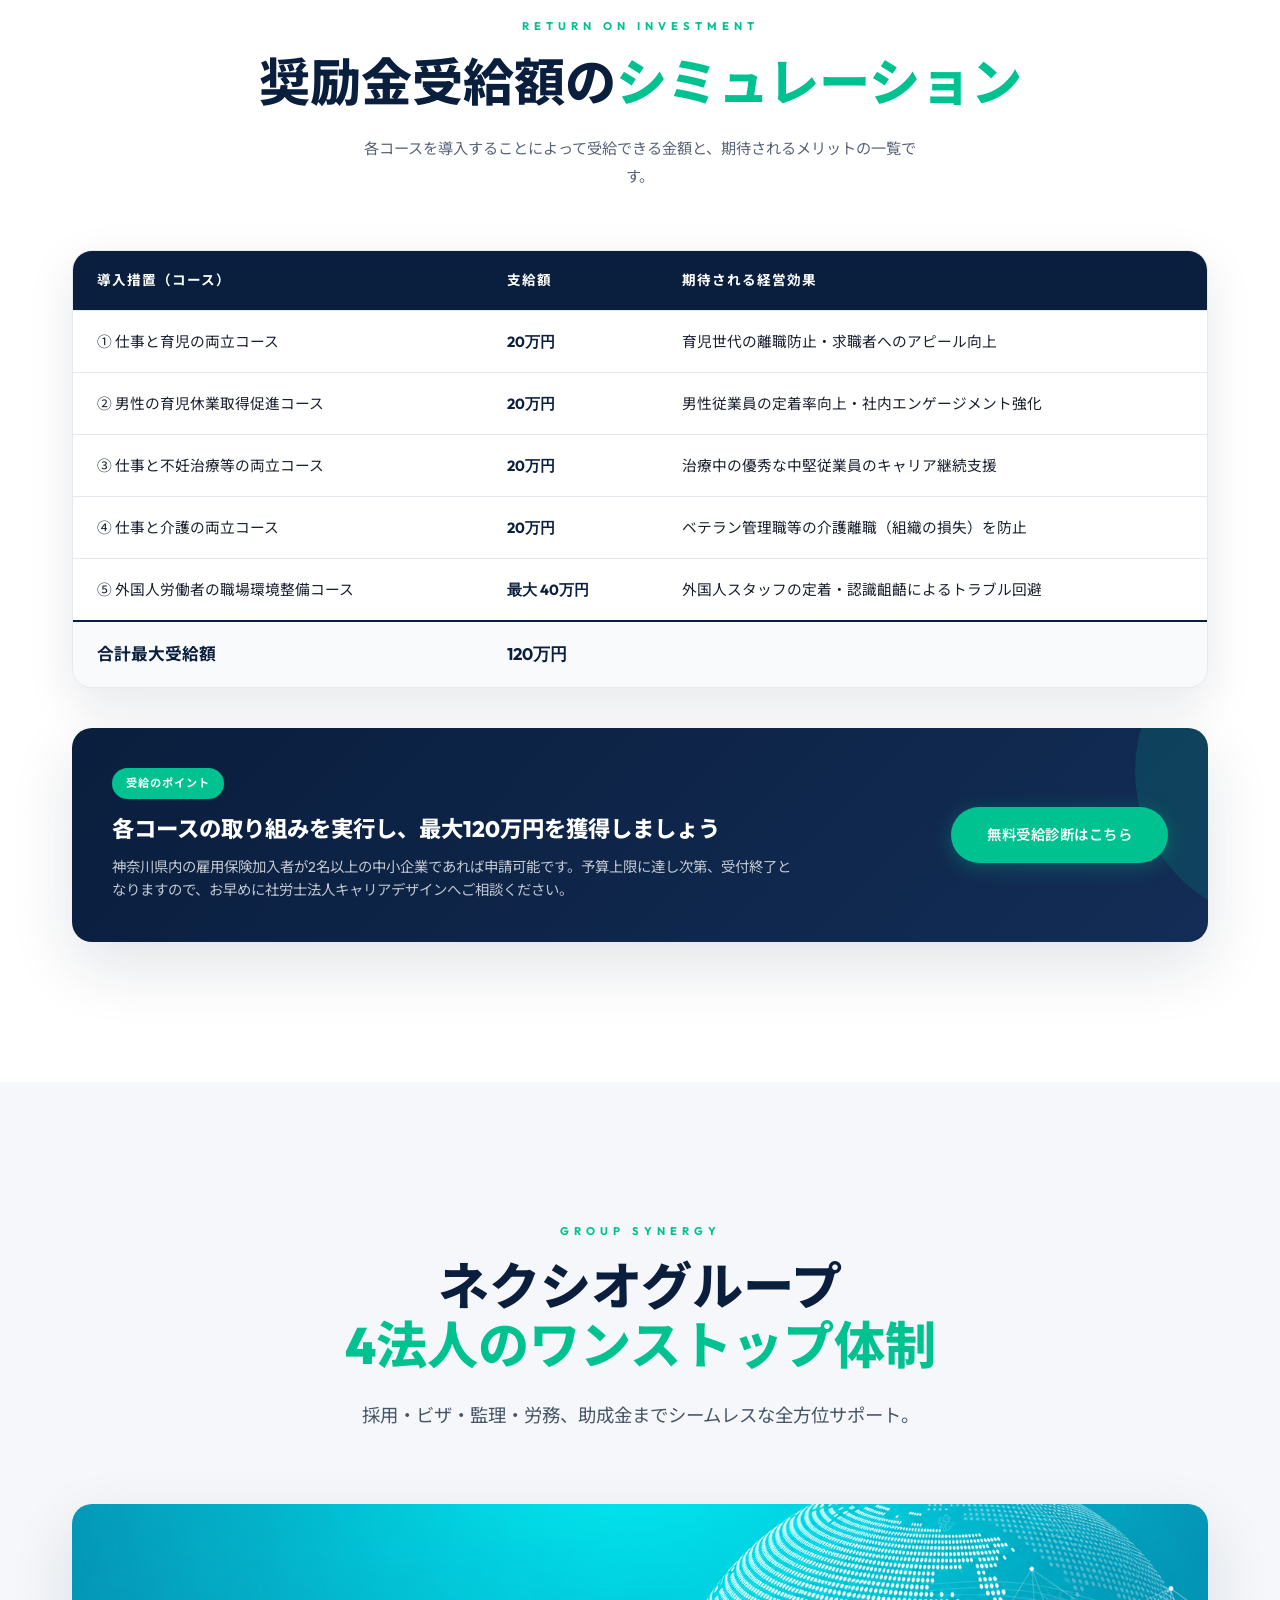
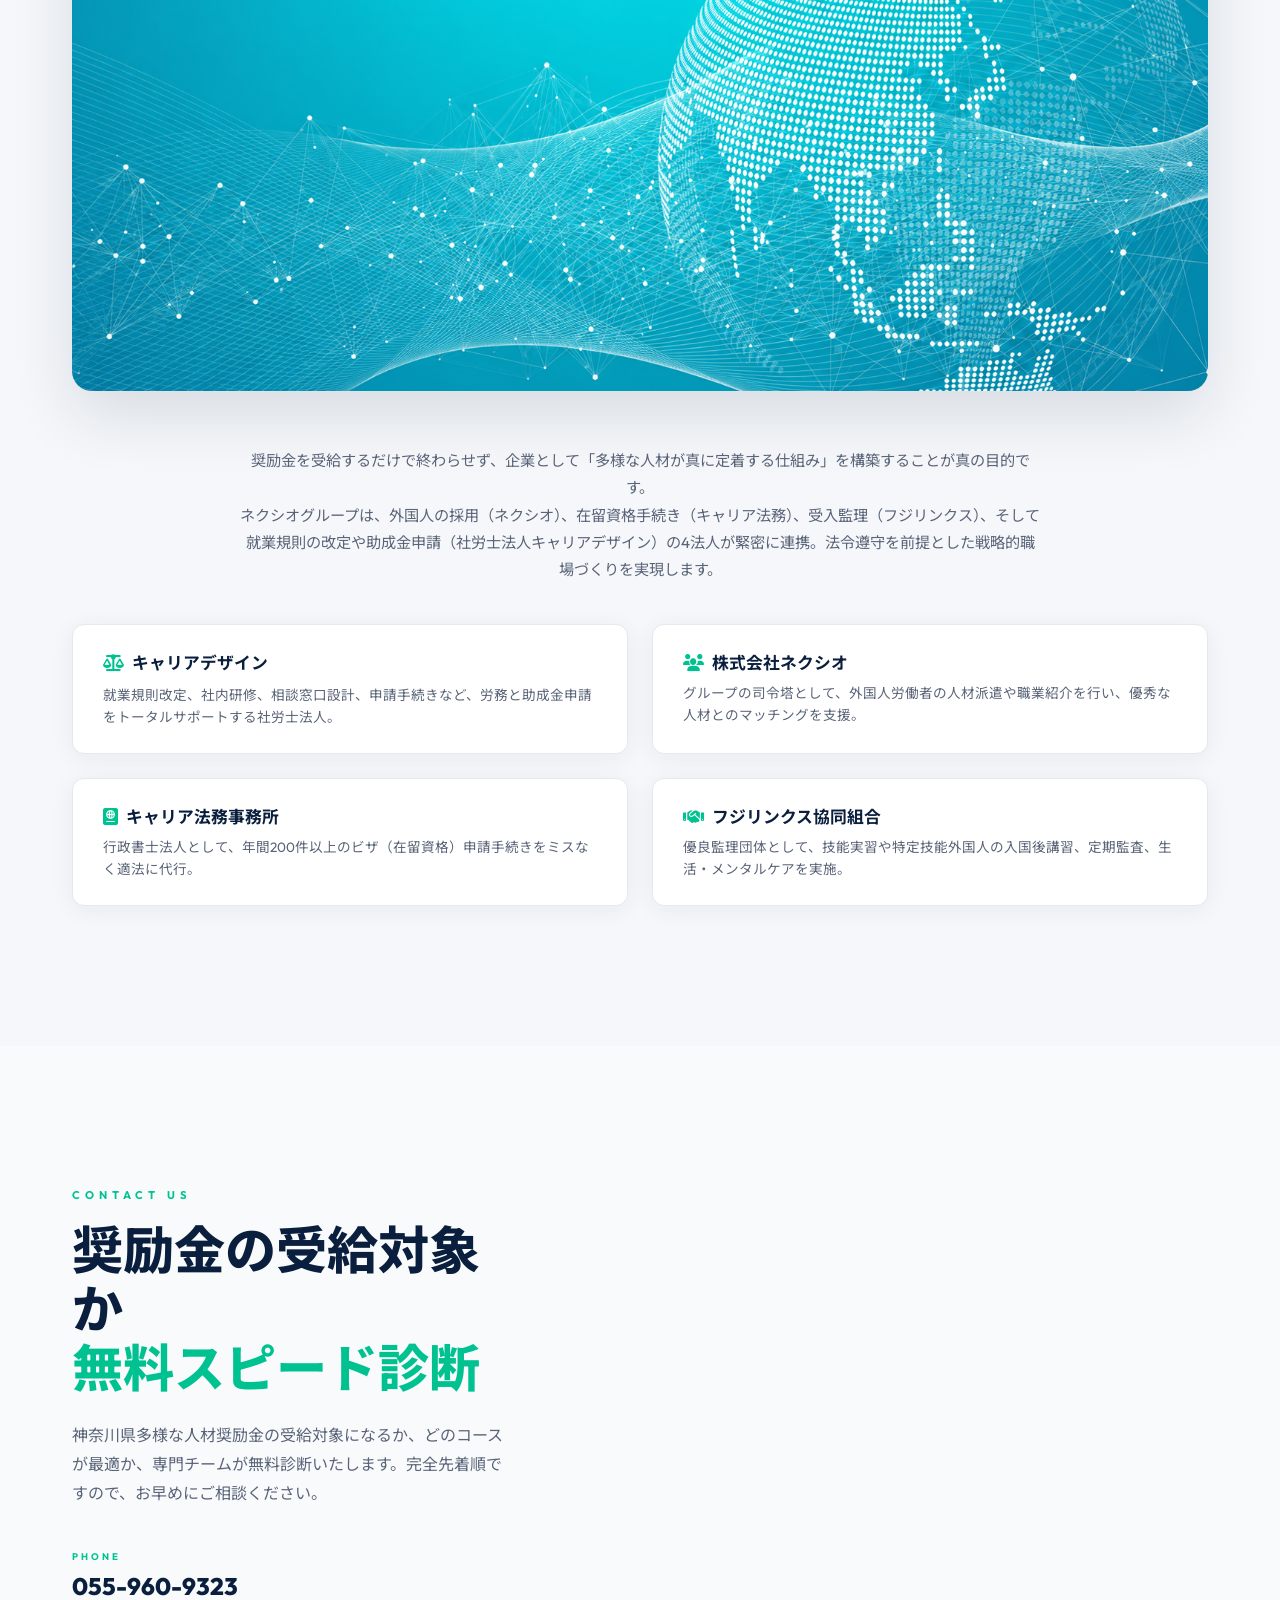
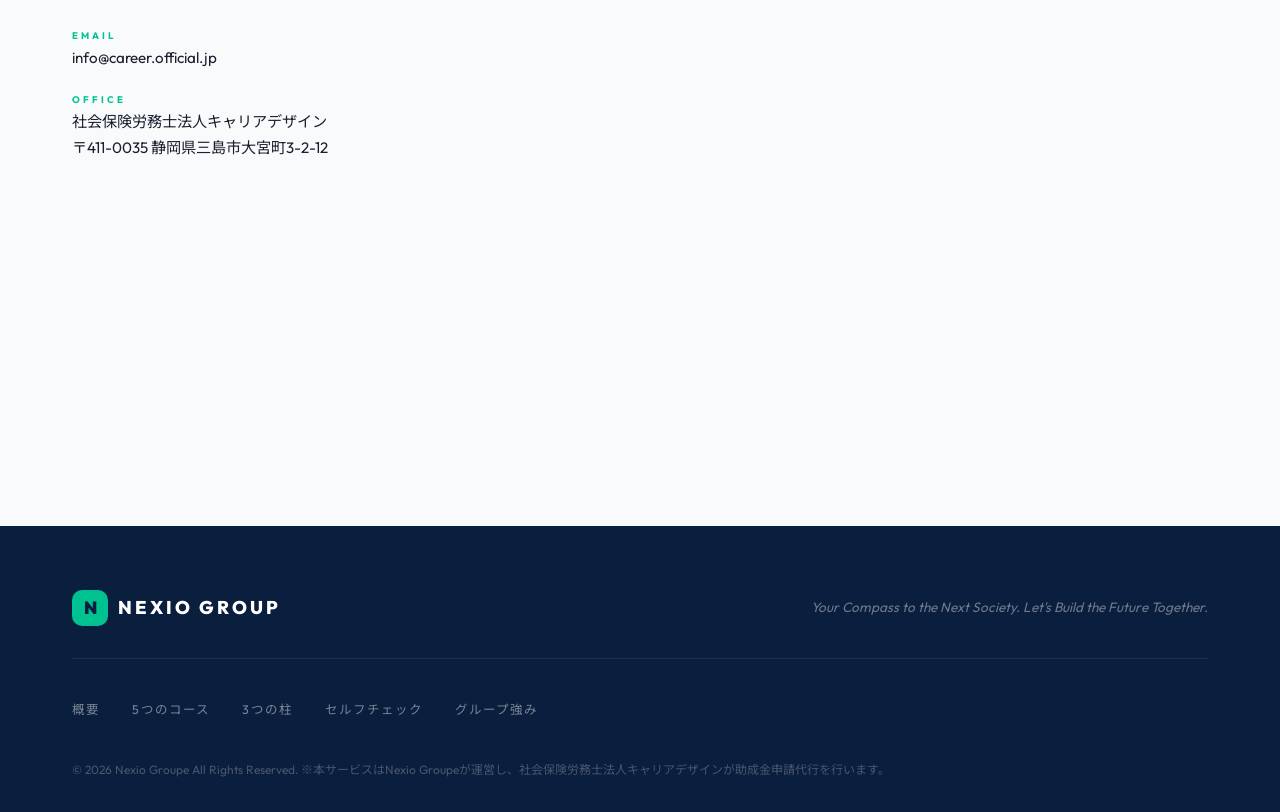
<file: kanagawa-grant-lp.html>
<!DOCTYPE html>
<html lang="ja">
<head>
  <meta charset="UTF-8">
  <meta name="viewport" content="width=device-width, initial-scale=1.0">
  <title>令和8年度 神奈川県多様な人材奨励金 申請代行サポート ｜ ネクシオグループ</title>
  <meta name="description" content="最大120万円受給。神奈川県の中小企業向け「多様な人材が活躍できる職場環境整備支援奨励金」の申請手続きから、就業規則改定、社内研修、窓口設置まで、ネクシオグループ（社労士法人キャリアデザイン）が丸ごと代行いたします。">
  <link rel="preconnect" href="https://fonts.googleapis.com">
  <link rel="preconnect" href="https://fonts.gstatic.com" crossorigin>
  <link href="https://fonts.googleapis.com/css2?family=Noto+Sans+JP:wght@400;500;700;900&family=Outfit:wght@600;800;900&display=swap" rel="stylesheet">
  <link rel="stylesheet" href="https://cdnjs.cloudflare.com/ajax/libs/font-awesome/6.4.0/css/all.min.css">
  <link rel="stylesheet" href="nexio-style.css">
  <link rel="stylesheet" href="kaigo-style.css">
</head>
<body>

  <!-- ========== HEADER ========== -->
  <header id="header">
    <div class="header-inner">
      <a href="#" class="logo">
        <div class="logo-mark">N</div>
        <div class="logo-text">NEXIO GROUP<span class="logo-sub">CAREER DESIGN</span></div>
      </a>
      <nav class="nav-desktop">
        <a href="#about">奨励金の概要</a>
        <a href="#courses">5つのコース</a>
        <a href="#process">共通の3つの柱</a>
        <a href="#selfcheck">セルフチェック</a>
        <a href="#synergy">グループの強み</a>
      </nav>
      <div class="header-buttons" style="display: flex; gap: 12px; align-items: center;">
        <a href="#contact" class="btn btn-primary" style="padding: 10px 24px; font-size: 0.8rem; box-shadow: none;">無料相談</a>
      </div>
      <button class="hamburger" id="hamburger" aria-label="Menu">
        <span></span><span></span><span></span>
      </button>
    </div>
    <nav class="nav-mobile" id="navMobile">
      <a href="#about">奨励金の概要</a>
      <a href="#courses">5つのコース</a>
      <a href="#process">共通の3つの柱</a>
      <a href="#selfcheck">セルフチェック</a>
      <a href="#synergy">グループの強み</a>
      <a href="#contact">無料相談</a>
    </nav>
  </header>

  <!-- ========== HERO ========== -->
  <section class="hero" id="hero-section">
    <img src="images-kanagawa/ChatGPT Image 2026年6月12日 14_05_01.png" alt="多様な人材奨励金イメージ" class="hero-bg">
    <div class="hero-overlay"></div>
    <div class="hero-content fade-up" style="max-width: 960px;">
      <span class="hero-tag">神奈川県内の中小企業限定 ｜ 令和8年度公募</span>
      <h1 class="hero-title" style="font-size: clamp(1.8rem, 5vw, 3.2rem); max-width: 900px; margin: 0 auto 28px; line-height: 1.45;">
        多様な人材が活躍できる<br class="pc-br">
        「次世代の職場」づくりで<br class="pc-br">
        <span style="color: var(--green); font-size: clamp(2.4rem, 7vw, 4.2rem); font-weight: 900; display: inline-block; margin-top: 16px; background: none; -webkit-text-fill-color: initial; text-shadow: 0 2px 20px rgba(10, 30, 61, 0.85);">最大120万円を獲得！</span>
      </h1>
      <p class="hero-desc" style="max-width: 680px; margin: 0 auto 44px;">
        仕事と育児・介護の両立、男性の育休促進、不妊治療の支援、そして外国人労働者の定着まで。神奈川県独自の多様な人材奨励金が公募スタート。<br>
        就業規則の改定、労基署への届出、社内研修、窓口の設置から申請完了まで、ネクシオグループがすべてのプロセスを丸ごと代行いたします。
      </p>
      <div class="hero-btns">
        <a href="#contact" class="btn btn-primary">助成金無料診断に申し込む</a>
        <a href="#courses" class="btn btn-ghost">5つのコースを見る</a>
      </div>
    </div>
    <div class="hero-scroll">
      <span>Scroll</span>
      <div class="scroll-line"></div>
    </div>
  </section>

  <!-- ========== ABOUT - kaigo-style.cssによる横長超大画像レイアウト ========== -->
  <section id="about" class="about reveal">
    <div class="container">
      <div class="about-layout">
        <!-- 上部ヘッダー -->
        <div class="about-header">
          <span class="section-label">INTRODUCTION</span>
          <h2 class="section-heading">多様な人材の活躍を<br class="pc-br">経営の強力な推進力に</h2>
          <p class="lead-text">
            多様な人材（育児・介護を行う従業員、不妊治療と仕事を両立する従業員、外国人労働者など）の受け入れと定着は、人手不足を補う手段を超えた「企業の持続可能性を高める成長戦略」です。
          </p>
        </div>
        
        <!-- 大胆な21:9大画像 -->
        <div class="about-large-img">
          <img src="images-kanagawa/ChatGPT Image 2026年6月12日 14_09_20.png" alt="LIFE WORK BALANCE">
        </div>
        
        <!-- 下部グリッド（本文＆統計） -->
        <div class="about-footer">
          <div class="about-body-text">
            <p>
              神奈川県の「多様な人材が活躍できる職場環境整備支援奨励金」は、そうした就労環境整備（休暇制度の整備、テレワークの導入、多言語化など）に取り組む企業を資金面から強力にサポートする制度です。
            </p>
            <p>
              育児や介護、不妊治療、外国人労働者といった自社の課題や従業員の多様性に合わせて最適なコースを選択し、最大120万円の資金を組み合わせて受給することができます。
            </p>
          </div>
          
          <div class="about-footer-stats">
            <div class="stat">
              <div class="stat-number-wrap">
                <span class="stat-num" data-count="120">0</span>
                <span class="stat-unit">万円</span>
              </div>
              <span class="stat-desc">最大受給額（コース組み合わせ）</span>
            </div>
            <div class="stat">
              <div class="stat-number-wrap">
                <span class="stat-num" data-count="5">0</span>
                <span class="stat-unit">コース</span>
              </div>
              <span class="stat-desc">自社に合わせて選べる選択肢</span>
            </div>
            <div class="stat">
              <div class="stat-number-wrap">
                <span class="stat-num" data-count="2">0</span>
                <span class="stat-unit">名以上</span>
              </div>
              <span class="stat-desc">必要な雇用保険加入者数</span>
            </div>
          </div>
        </div>
      </div>
    </div>
  </section>

  <!-- ========== BANNER ========== -->
  <div class="banner">
    <div class="banner-inner">
      <span class="banner-text">完全先着順</span>
      <div class="banner-dot"></div>
      <span class="banner-text">予算上限に達し次第終了</span>
      <div class="banner-dot"></div>
      <span class="banner-text">令和8年10月30日締切</span>
      <div class="banner-dot"></div>
      <span class="banner-text">早期申請を推奨</span>
    </div>
  </div>

  <!-- ========== 5 COURSES ========== -->
  <section id="courses" class="about reveal" style="background: var(--off);">
    <div class="container">
      <div style="margin-bottom: 56px; text-align: center;">
        <span class="section-label">5 COURSES</span>
        <h2 class="section-heading">獲得できる資金と<em>5つのアプローチ</em></h2>
        <p class="section-sub" style="margin-bottom: 0;">
          複数のコースを同時に申請することが可能です。自社の課題に合わせて最適なコースを組み合わせてください。
        </p>
      </div>
      
      <div class="services-grid">
        <!-- 育児コース -->
        <div class="service-card">
          <div class="service-card-img">
            <img src="images-kanagawa/育児.png" alt="仕事と育児の両立コース">
          </div>
          <div class="service-card-content">
            <span class="service-card-label">20万円受給 ｜ 前提条件なし</span>
            <h3>仕事と育児の両立コース</h3>
            <p>育児介護休業法を上回る特別な休暇制度（子どもの学校行事参加休暇や、祖父母のための孫休など）を2つ以上新たに導入し、制度を整えます。</p>
          </div>
        </div>
        
        <!-- 男性育休コース -->
        <div class="service-card">
          <div class="service-card-img">
            <img src="images-kanagawa/男性育児休業.png" alt="男性の育児休業取得促進コース">
          </div>
          <div class="service-card-content">
            <span class="service-card-label">20万円受給 ｜ 男性育休対象者1名以上</span>
            <h3>男性の育児休業取得促進</h3>
            <p>対象となる男性従業員に合計15日以上の育児休業を取得させ、育休取得事例の収集・提供や方針 of 周知を実施します。</p>
          </div>
        </div>
        
        <!-- 不妊治療コース -->
        <div class="service-card">
          <div class="service-card-img">
            <img src="images-kanagawa/不妊治療.png" alt="仕事と不妊治療等の両立コース">
          </div>
          <div class="service-card-content">
            <span class="service-card-label">20万円受給 ｜ 前提条件なし</span>
            <h3>仕事と不妊治療等の両立</h3>
            <p>社内実態把握アンケートを実施し、不妊治療（または卵子凍結）に関する休暇制度の新設と、テレワーク等の柔軟な働き方または費用援助制度を整備します。</p>
          </div>
        </div>
        
        <!-- 介護コース -->
        <div class="service-card">
          <div class="service-card-img">
            <img src="images-kanagawa/介護.png" alt="仕事と介護の両立コース">
          </div>
          <div class="service-card-content">
            <span class="service-card-label">20万円受給 ｜ 前提条件なし</span>
            <h3>仕事と介護の両立コース</h3>
            <p>社内実態把握アンケートを実施し、家族の介護と両立するための柔軟な働き方（テレワーク、時差出勤等）または費用援助制度を新たに導入します。</p>
          </div>
        </div>
        
        <!-- 外国人労働者コース -->
        <div class="service-card service-card-wide">
          <div class="service-card-img" style="aspect-ratio: 21 / 9;">
            <img src="images-kanagawa/外国人.png" alt="外国人労働者の職場環境整備コース" style="object-fit: cover;">
          </div>
          <div class="service-card-content">
            <span class="service-card-label">最大 40万円受給 ｜ 外国人雇用1名以上</span>
            <h3>外国人労働者の職場環境整備コース</h3>
            <p>就業規則の多言語化、雇用労務責任者の選任、相談窓口の設置を実施（20万円）。さらに一時帰国休暇の創設や日本語教育（20時間以上）の実施で＋20万円が加算されます。</p>
          </div>
        </div>
      </div>
    </div>
  </section>

  <!-- ========== PROCESS (PILLARS) ========== -->
  <section id="process" class="process reveal">
    <div class="container process-header">
      <span class="section-label center">3 PILLARS</span>
      <h2 class="section-heading center">すべてのコースに共通する<em>「3つの柱」</em></h2>
      <p class="section-sub">
        どのコースを選んでも、交付決定後に実行するアクションは極めてシンプル。以下の3つのステップを完了させるだけです。
      </p>
    </div>
    
    <div class="step-container" style="max-width: 1200px; margin: 0 auto; padding: 0 32px;">
      <!-- 1.インプット -->
      <div class="step-row">
        <div class="step-img">
          <img src="images-kanagawa/オンラインセミナー.png" alt="セミナー受講">
          <div class="img-caption">STEP 01</div>
        </div>
        <div class="step-content">
          <div class="step-num">01</div>
          <div class="step-badge">インプット</div>
          <h3>県主催のオンラインセミナー受講</h3>
          <p>
            経営者や人事担当者がオンデマンドで動画を視聴し、該当コースに関する基礎知識をアップデート。正しい理解から職場環境整備をスタートさせます。
          </p>
          <div class="step-entity">
            <span class="entity-label">サポート体制</span>
            <span class="entity-name">受講の進捗管理・リマインドサポート</span>
          </div>
        </div>
      </div>

      <!-- 2.制度の整備 -->
      <div class="step-row reverse">
        <div class="step-img">
          <img src="images-kanagawa/就業規則.png" alt="就業規則改定と届出">
          <div class="img-caption">STEP 02</div>
        </div>
        <div class="step-content">
          <div class="step-num">02</div>
          <div class="step-badge">制度の整備</div>
          <h3>就業規則等の改定と労基署への届出</h3>
          <p>
            コースごとの新しいルールや休暇制度を就業規則に明文化し、管轄の労働基準監督署へ届け出ます（※10人未満の事業所も今回は届出が必須です）。
          </p>
          <div class="step-entity">
            <span class="entity-label">サポート体制</span>
            <span class="entity-name">社労士が最新法改正に準拠した条文の作成から届出までを丸ごと代行</span>
          </div>
        </div>
      </div>

      <!-- 3.風土づくり -->
      <div class="step-row">
        <div class="step-img">
          <img src="images-kanagawa/アンケート.png" alt="社内研修・窓口設置・アンケート">
          <div class="img-caption">STEP 03</div>
        </div>
        <div class="step-content">
          <div class="step-num">03</div>
          <div class="step-badge">風土づくり</div>
          <h3>研修・アンケート・相談窓口設置</h3>
          <p>
            従業員への社内研修、実態把握アンケート（不妊治療・介護）、社内相談窓口の設置を通じて、実際に制度を利用しやすい職場環境を整えます。
          </p>
          <div class="step-entity">
            <span class="entity-label">サポート体制</span>
            <span class="entity-name">研修マニュアル・調査票の提供、外部相談窓口としての機能提供</span>
          </div>
        </div>
      </div>
    </div>
  </section>

  <!-- ========== SELFCHECK ========== -->
  <section id="selfcheck" class="about reveal" style="background: var(--white);">
    <div class="container">
      <div class="about-grid">
        <div class="about-img" style="order: 2;">
          <img src="images-kanagawa/ChatGPT Image 2026年6月12日 15_08_46.png" alt="セルフチェック">
          <div class="img-caption">Self Check</div>
        </div>
        <div class="about-text" style="order: 1;">
          <span class="section-label">REQUIREMENTS</span>
          <h2 class="section-heading">申請前の<em>セルフチェック</em></h2>
          <p class="lead-text">
            以下の4つの基本要件を満たしているかご確認ください。
          </p>
          <ul class="checklist-items" style="list-style: none; display: flex; flex-direction: column; gap: 20px; margin-top: 30px;">
            <li style="display: flex; gap: 14px; align-items: start;">
              <i class="fa-solid fa-circle-check" style="color: var(--green); font-size: 1.4rem; margin-top: 3px;"></i>
              <div>
                <strong style="color: var(--navy); font-size: 1rem;">神奈川県内に事業所があること</strong>
                <p style="font-size: 0.85rem; color: var(--text-sub); margin-top: 4px; margin-bottom: 0;">神奈川県内で事業を営む中小企業者等であること（資本金・従業員数基準）。</p>
              </div>
            </li>
            <li style="display: flex; gap: 14px; align-items: start;">
              <i class="fa-solid fa-circle-check" style="color: var(--green); font-size: 1.4rem; margin-top: 3px;"></i>
              <div>
                <strong style="color: var(--navy); font-size: 1rem;">雇用保険被保険者が2名以上いること</strong>
                <p style="font-size: 0.85rem; color: var(--text-sub); margin-top: 4px; margin-bottom: 0;">申請日時点で、神奈川県内の事業所に勤務する常時雇用の従業員を2名以上雇用していること。</p>
              </div>
            </li>
            <li style="display: flex; gap: 14px; align-items: start;">
              <i class="fa-solid fa-circle-check" style="color: var(--green); font-size: 1.4rem; margin-top: 3px;"></i>
              <div>
                <strong style="color: var(--navy); font-size: 1rem;">「県税」に未納がないこと</strong>
                <p style="font-size: 0.85rem; color: var(--text-sub); margin-top: 4px; margin-bottom: 0;">法人県税・法人事業税等の未納がないこと（「第48号様式」の納税証明書が必要）。</p>
              </div>
            </li>
            <li style="display: flex; gap: 14px; align-items: start;">
              <i class="fa-solid fa-circle-check" style="color: var(--green); font-size: 1.4rem; margin-top: 3px;"></i>
              <div>
                <strong style="color: var(--navy); font-size: 1rem;">同じコースの未受給要件</strong>
                <p style="font-size: 0.85rem; color: var(--text-sub); margin-top: 4px; margin-bottom: 0;">過去（令和5〜7年度）に、今回申請するコースと同じコースの交付を受けていないこと（別コースなら可）。</p>
              </div>
            </li>
          </ul>
        </div>
      </div>
    </div>
  </section>

  <!-- ========== ROADMAP ========== -->
  <section id="roadmap" class="divisions reveal" style="background: var(--off);">
    <div class="container">
      <div style="margin-bottom: 80px;">
        <span class="section-label center">SCHEDULE</span>
        <h2 class="section-heading center">申請スケジュールと<em>進行ステップ</em></h2>
        <p class="section-sub">
          本奨励金は「後払い」です。予算上限に達し次第即終了する「完全先着順」のため、スピード感のある進行が成否を分けます。
        </p>
      </div>
      
      <div class="div-grid">
        <!-- ステップ1 -->
        <div class="div-card" data-accent="green">
          <span class="div-num">STEP 01</span>
          <h3>奨励金申請と書類提出</h3>
          <span class="div-tag">公募期間: 5月29日 〜 10月30日</span>
          <p>
            必要書類（納税証明書、雇用保険関連書類等）を揃えて専用サイトから申請します。<strong>完全先着順のため、早期の申請が不可欠です。</strong>
          </p>
        </div>
        <!-- ステップ2 -->
        <div class="div-card" data-accent="navy">
          <span class="div-num">STEP 02</span>
          <h3>交付決定通知の受領</h3>
          <span class="div-tag">申請から数週間〜数ヶ月後</span>
          <p>
            県の審査を経て「交付決定通知書」を受領します。<strong>※この決定通知前に規則改定や研修実施などの具体的な取組を開始しないでください（不支給となります）。</strong>
          </p>
        </div>
        <!-- ステップ3 -->
        <div class="div-card" data-accent="purple">
          <span class="div-num">STEP 03</span>
          <h3>職場環境整備の実行（3つの柱）</h3>
          <span class="div-tag">交付決定から3ヶ月以内</span>
          <p>
            交付決定を起点とし、3ヶ月以内にオンラインセミナー受講、就業規則改定・届出、社内研修、アンケート実施、相談窓口設置などのアクションを完了させます。
          </p>
        </div>
        <!-- ステップ4 -->
        <div class="div-card" data-accent="amber">
          <span class="div-num">STEP 04</span>
          <h3>実績報告と奨励金の入金</h3>
          <span class="div-tag">取組完了後 ｜ 最終期限12月28日</span>
          <p>
            すべての取り組みが証明できるエビデンス書類（報告書、アンケート集計、窓口案内、就業規則の写し等）を提出し、県の最終確認を経て指定口座へ奨励金が入金されます。
          </p>
        </div>
      </div>
    </div>
  </section>

  <!-- ========== ROI (COSTS) ========== -->
  <section id="roi" class="costs reveal">
    <div class="container">
      <div class="costs-header" style="text-align: center;">
        <span class="section-label">RETURN ON INVESTMENT</span>
        <h2 class="section-heading">奨励金受給額の<em>シミュレーション</em></h2>
        <p class="section-sub" style="margin-bottom: 0;">各コースを導入することによって受給できる金額と、期待されるメリットの一覧です。</p>
      </div>

      <div class="table-responsive">
        <table class="costs-table">
          <thead>
            <tr>
              <th>導入措置（コース）</th>
              <th>支給額</th>
              <th>期待される経営効果</th>
            </tr>
          </thead>
          <tbody>
            <tr>
              <td>① 仕事と育児の両立コース</td>
              <td class="price-text">20万円</td>
              <td>育児世代の離職防止・求職者へのアピール向上</td>
            </tr>
            <tr>
              <td>② 男性の育児休業取得促進コース</td>
              <td class="price-text">20万円</td>
              <td>男性従業員の定着率向上・社内エンゲージメント強化</td>
            </tr>
            <tr>
              <td>③ 仕事と不妊治療等の両立コース</td>
              <td class="price-text">20万円</td>
              <td>治療中の優秀な中堅従業員のキャリア継続支援</td>
            </tr>
            <tr>
              <td>④ 仕事と介護の両立コース</td>
              <td class="price-text">20万円</td>
              <td>ベテラン管理職等の介護離職（組織の損失）を防止</td>
            </tr>
            <tr>
              <td>⑤ 外国人労働者の職場環境整備コース</td>
              <td class="price-text">最大 40万円</td>
              <td>外国人スタッフの定着・認識齟齬によるトラブル回避</td>
            </tr>
            <tr class="total-row">
              <td>合計最大受給額</td>
              <td colspan="2" class="price-text">120万円</td>
            </tr>
          </tbody>
        </table>
      </div>

      <div class="subsidy-banner">
        <div class="subsidy-content">
          <span class="subsidy-badge">受給のポイント</span>
          <h3>各コースの取り組みを実行し、最大120万円を獲得しましょう</h3>
          <p>神奈川県内の雇用保険加入者が2名以上の中小企業であれば申請可能です。予算上限に達し次第、受付終了となりますので、お早めに社労士法人キャリアデザインへご相談ください。</p>
        </div>
        <div class="subsidy-action">
          <a href="#contact" class="btn btn-primary">無料受給診断はこちら</a>
        </div>
      </div>
    </div>
  </section>

  <!-- ========== GROUP SYNERGY - 横長超大画像レイアウト（画像3の修正） ========== -->
  <section id="synergy" class="about reveal" style="background: var(--off);">
    <div class="container">
      <div class="about-layout">
        <!-- 上部ヘッダー -->
        <div class="about-header">
          <span class="section-label">GROUP SYNERGY</span>
          <h2 class="section-heading">ネクシオグループ<br class="pc-br"><em>4法人のワンストップ体制</em></h2>
          <p class="lead-text">
            採用・ビザ・監理・労務、助成金までシームレスな全方位サポート。
          </p>
        </div>
        
        <!-- 大胆な横長大画像 -->
        <div class="about-large-img">
          <img src="images-kanagawa/ChatGPT Image 2026年6月3日 13_30_07.png" alt="グローバルサポート" style="object-fit: cover; width: 100%; height: 100%;">
        </div>
        
        <!-- 下部グリッド -->
        <div class="about-footer" style="grid-template-columns: 1fr; gap: 40px;">
          <div class="about-body-text">
            <p style="text-align: center; max-width: 800px; margin: 0 auto;">
              奨励金を受給するだけで終わらせず、企業として「多様な人材が真に定着する仕組み」を構築することが真の目的です。<br>
              ネクシオグループは、外国人の採用（ネクシオ）、在留資格手続き（キャリア法務）、受入監理（フジリンクス）、そして就業規則の改定や助成金申請（社労士法人キャリアデザイン）の4法人が緊密に連携。法令遵守を前提とした戦略的職場づくりを実現します。
            </p>
          </div>
          
          <div class="div-grid" style="grid-template-columns: repeat(2, 1fr); gap: 24px;">
            <div style="background: var(--white); padding: 24px 30px; border-radius: var(--radius-sm); border: 1px solid var(--border); box-shadow: var(--shadow);">
              <strong style="color: var(--navy); font-size: 1.05rem; display: block; margin-bottom: 8px;"><i class="fa-solid fa-scale-balanced" style="color: var(--green); margin-right: 8px;"></i>キャリアデザイン</strong>
              <p style="font-size: 0.85rem; color: var(--text-sub); margin-bottom: 0; line-height: 1.6;">就業規則改定、社内研修、相談窓口設計、申請手続きなど、労務と助成金申請をトータルサポートする社労士法人。</p>
            </div>
            <div style="background: var(--white); padding: 24px 30px; border-radius: var(--radius-sm); border: 1px solid var(--border); box-shadow: var(--shadow);">
              <strong style="color: var(--navy); font-size: 1.05rem; display: block; margin-bottom: 6px;"><i class="fa-solid fa-users" style="color: var(--green); margin-right: 8px;"></i>株式会社ネクシオ</strong>
              <p style="font-size: 0.85rem; color: var(--text-sub); margin-bottom: 0; line-height: 1.6;">グループの司令塔として、外国人労働者の人材派遣や職業紹介を行い、優秀な人材とのマッチングを支援。</p>
            </div>
            <div style="background: var(--white); padding: 24px 30px; border-radius: var(--radius-sm); border: 1px solid var(--border); box-shadow: var(--shadow);">
              <strong style="color: var(--navy); font-size: 1.05rem; display: block; margin-bottom: 6px;"><i class="fa-solid fa-passport" style="color: var(--green); margin-right: 8px;"></i>キャリア法務事務所</strong>
              <p style="font-size: 0.85rem; color: var(--text-sub); margin-bottom: 0; line-height: 1.6;">行政書士法人として、年間200件以上のビザ（在留資格）申請手続きをミスなく適法に代行。</p>
            </div>
            <div style="background: var(--white); padding: 24px 30px; border-radius: var(--radius-sm); border: 1px solid var(--border); box-shadow: var(--shadow);">
              <strong style="color: var(--navy); font-size: 1.05rem; display: block; margin-bottom: 6px;"><i class="fa-solid fa-handshake" style="color: var(--green); margin-right: 8px;"></i>フジリンクス協同組合</strong>
              <p style="font-size: 0.85rem; color: var(--text-sub); margin-bottom: 0; line-height: 1.6;">優良監理団体として、技能実習や特定技能外国人の入国後講習、定期監査、生活・メンタルケアを実施。</p>
            </div>
          </div>
        </div>
      </div>
    </div>
  </section>

  <!-- ========== CONTACT & FORM ========== -->
  <section id="contact" class="contact reveal" style="background: var(--gray-50);">
    <div class="container">
      <div class="contact-grid">
        <div class="contact-left">
          <span class="section-label">CONTACT US</span>
          <h2 class="section-heading">奨励金の受給対象か<br class="pc-br"><em>無料スピード診断</em></h2>
          <p>
            神奈川県多様な人材奨励金の受給対象になるか、どのコースが最適か、専門チームが無料診断いたします。完全先着順ですので、お早めにご相談ください。
          </p>
          <div class="contact-meta">
            <div class="meta-item">
              <span class="meta-label">Phone</span>
              <span style="font-size: 1.5rem; font-weight: 800; color: var(--navy);">055-960-9323</span>
            </div>
            <div class="meta-item">
              <span class="meta-label">Email</span>
              <span>info@career.official.jp</span>
            </div>
            <div class="meta-item">
              <span class="meta-label">Office</span>
              <span>社会保険労務士法人キャリアデザイン<br>〒411-0035 静岡県三島市大宮町3-2-12</span>
            </div>
          </div>
        </div>
        
        <div class="contact-right">
          <!-- Google Form Iframe -->
          <iframe id="google-form-iframe" src="https://docs.google.com/forms/d/e/1FAIpQLSengGh0DsaQ5Vgzdm2QGvhAOPB7KphlLf5qJxVxagjkTZ-AhA/viewform?embedded=true" width="100%" height="800" frameborder="0" marginheight="0" marginwidth="0">読み込み中…</iframe>
          
          <!-- Fallback Form -->
          <form class="fallback-form" id="fallbackForm">
            <div class="form-row">
              <div class="form-group">
                <label for="compName">会社名</label>
                <input type="text" id="compName" required placeholder="株式会社〇〇">
              </div>
              <div class="form-group">
                <label for="userName">ご担当者名</label>
                <input type="text" id="userName" required placeholder="山田 太郎">
              </div>
            </div>
            <div class="form-row">
              <div class="form-group">
                <label for="email">メールアドレス</label>
                <input type="email" id="email" required placeholder="name@example.com">
              </div>
              <div class="form-group">
                <label for="phone">電話番号</label>
                <input type="tel" id="phone" required placeholder="03-1234-5678">
              </div>
            </div>
            <div class="form-group">
              <label for="employees">常時雇用の従業員数（雇用保険被保険者数）</label>
              <select id="employees" required>
                <option value="">選択してください</option>
                <option value="1">1名以下（対象外）</option>
                <option value="2-9">2名〜9名</option>
                <option value="10-49">10名〜49名</option>
                <option value="50+">50名以上</option>
              </select>
            </div>
            <div class="form-group">
              <label for="interest">ご希望のコース（複数選択可）</label>
              <select id="interest" required>
                <option value="">選択してください</option>
                <option value="all">最大120万円一括申請（推奨）</option>
                <option value="parenting">両立支援系（育児・介護・不妊治療）</option>
                <option value="foreign">外国人労働者職場定着</option>
                <option value="other">まだ決まっていない（相談して決めたい）</option>
              </select>
            </div>
            <div class="form-group">
              <label for="msg">ご相談内容（任意）</label>
              <textarea id="msg" placeholder="ご質問や現状の課題などをご記入ください。"></textarea>
            </div>
            <button type="submit" class="btn btn-primary btn-full" style="padding: 18px 0; font-size: 1rem;">無料診断・相談を申し込む</button>
          </form>
        </div>
      </div>
    </div>
  </section>

  <!-- ========== FOOTER ========== -->
  <footer>
    <div class="container">
      <div class="footer-top">
        <a href="#" class="logo">
          <div class="logo-mark" style="background: var(--green); color: var(--navy);">N</div>
          <div class="logo-text" style="color: var(--white);">NEXIO GROUP</div>
        </a>
        <span class="footer-mission">Your Compass to the Next Society. Let's Build the Future Together.</span>
      </div>
      <div class="footer-links">
        <a href="#about">概要</a>
        <a href="#courses">5つのコース</a>
        <a href="#process">3つの柱</a>
        <a href="#selfcheck">セルフチェック</a>
        <a href="#synergy">グループ強み</a>
      </div>
      <div class="footer-bottom">
        <p>&copy; 2026 Nexio Groupe All Rights Reserved. ※本サービスはNexio Groupeが運営し、社会保険労務士法人キャリアデザインが助成金申請代行を行います。</p>
      </div>
    </div>
  </footer>

  <script src="nexio-script.js"></script>
</body>
</html>
</file>
<file: nexio-style.css>
/* ===== RESET & BASE ===== */
*,
*::before,
*::after {
    margin: 0;
    padding: 0;
    box-sizing: border-box;
}

:root {
    --navy: #0a1e3d;
    --navy-mid: #132d56;
    --green: #00c291;
    --green-dark: #00a57b;
    --green-glow: rgba(0, 194, 145, 0.15);
    --white: #ffffff;
    --off: #f5f7fa;
    --gray-50: #f8fafc;
    --gray-100: #f0f3f7;
    --gray-200: #dfe5ed;
    --gray-400: #94a3b8;
    --gray-600: #475569;
    --gray-800: #1e293b;
    --text: #1a202e;
    --text-sub: #5a6478;
    --border: #e4e8ef;
    --radius: 20px;
    --radius-sm: 12px;
    --shadow: 0 4px 24px rgba(10, 30, 61, 0.06);
    --shadow-lg: 0 16px 48px rgba(10, 30, 61, 0.10);
    --shadow-xl: 0 24px 64px rgba(10, 30, 61, 0.12);
    --ease: cubic-bezier(0.22, 0.61, 0.36, 1);
}

html {
    scroll-behavior: smooth;
}

body {
    font-family: 'Outfit', 'Noto Sans JP', -apple-system, sans-serif;
    color: var(--text);
    background: var(--white);
    line-height: 1.7;
    overflow-x: hidden;
    -webkit-font-smoothing: antialiased;
}

a {
    text-decoration: none;
    color: inherit;
}

img {
    max-width: 100%;
    display: block;
}

.container {
    max-width: 1200px;
    margin: 0 auto;
    padding: 0 32px;
}

/* ===== TYPOGRAPHY ===== */
.section-label {
    font-size: 0.7rem;
    font-weight: 700;
    letter-spacing: 5px;
    text-transform: uppercase;
    color: var(--green);
    display: block;
    margin-bottom: 16px;
}

.section-label.center {
    text-align: center;
}

.section-heading {
    font-size: clamp(2rem, 5vw, 3.2rem);
    font-weight: 800;
    color: var(--navy);
    line-height: 1.15;
    margin-bottom: 24px;
}

.section-heading.center {
    text-align: center;
}

.section-heading em {
    font-style: normal;
    color: var(--green);
}

.section-sub {
    text-align: center;
    max-width: 560px;
    margin: 0 auto 56px;
    font-size: 0.95rem;
    color: var(--text-sub);
    line-height: 1.8;
}

/* ===== BUTTONS ===== */
.btn {
    display: inline-flex;
    align-items: center;
    justify-content: center;
    padding: 16px 36px;
    border-radius: 60px;
    font-weight: 600;
    font-size: 0.9rem;
    letter-spacing: 0.5px;
    transition: all 0.4s var(--ease);
    cursor: pointer;
    border: none;
    font-family: inherit;
}

.btn-primary {
    background: var(--green);
    color: var(--white);
    box-shadow: 0 4px 20px rgba(0, 194, 145, 0.3);
}

.btn-primary:hover {
    background: var(--green-dark);
    transform: translateY(-3px);
    box-shadow: 0 8px 32px rgba(0, 194, 145, 0.4);
}

.btn-ghost {
    border: 1.5px solid rgba(255, 255, 255, 0.5);
    color: var(--white);
    background: rgba(255, 255, 255, 0.05);
    backdrop-filter: blur(4px);
}

.btn-ghost:hover {
    background: var(--white);
    color: var(--navy);
    border-color: var(--white);
}

.btn-full {
    width: 100%;
}

/* ===== HEADER ===== */
header {
    position: fixed;
    top: 0;
    width: 100%;
    z-index: 1000;
    background: rgba(255, 255, 255, 0.90);
    backdrop-filter: blur(24px);
    border-bottom: 1px solid transparent;
    transition: all 0.4s var(--ease);
}

header.scrolled {
    border-color: var(--border);
    box-shadow: 0 2px 20px rgba(0, 0, 0, 0.04);
}

.header-inner {
    max-width: 1200px;
    margin: 0 auto;
    padding: 0 32px;
    display: flex;
    align-items: center;
    justify-content: space-between;
    height: 72px;
}

.logo {
    display: flex;
    align-items: center;
    gap: 10px;
}

.logo-mark {
    width: 36px;
    height: 36px;
    background: var(--navy);
    color: var(--white);
    display: flex;
    align-items: center;
    justify-content: center;
    font-weight: 900;
    font-size: 1.1rem;
    border-radius: 10px;
}

.logo-text {
    font-weight: 800;
    font-size: 1.15rem;
    color: var(--navy);
    letter-spacing: 3px;
}

.logo-sub {
    font-weight: 400;
    opacity: 0.35;
    margin-left: 3px;
    letter-spacing: 4px;
    font-size: 0.6rem;
}

.nav-desktop {
    display: flex;
    gap: 32px;
}

.nav-desktop a {
    font-size: 0.8rem;
    font-weight: 500;
    letter-spacing: 1.5px;
    color: var(--gray-400);
    transition: color 0.3s;
    text-transform: uppercase;
}

.nav-desktop a:hover {
    color: var(--navy);
}

.hamburger {
    display: none;
    background: none;
    border: none;
    width: 28px;
    height: 20px;
    position: relative;
    cursor: pointer;
}

.hamburger span {
    display: block;
    width: 100%;
    height: 2px;
    background: var(--navy);
    position: absolute;
    left: 0;
    transition: all 0.3s;
}

.hamburger span:nth-child(1) {
    top: 0;
}

.hamburger span:nth-child(2) {
    top: 9px;
}

.hamburger span:nth-child(3) {
    bottom: 0;
}

.hamburger.active span:nth-child(1) {
    transform: rotate(45deg);
    top: 9px;
}

.hamburger.active span:nth-child(2) {
    opacity: 0;
}

.hamburger.active span:nth-child(3) {
    transform: rotate(-45deg);
    bottom: 9px;
}

.nav-mobile {
    display: none;
    flex-direction: column;
    padding: 16px 32px 28px;
    background: var(--white);
    border-bottom: 1px solid var(--border);
}

.nav-mobile.open {
    display: flex;
}

.nav-mobile a {
    padding: 14px 0;
    font-size: 0.95rem;
    color: var(--gray-600);
    border-bottom: 1px solid var(--gray-100);
    letter-spacing: 1px;
}

/* ===== HERO ===== */
.hero {
    position: relative;
    height: 100vh;
    min-height: 750px;
    display: flex;
    align-items: center;
    justify-content: center;
    overflow: hidden;
}

.hero-bg {
    position: absolute;
    inset: 0;
    width: 100%;
    height: 100%;
    object-fit: cover;
    object-position: center;
}

.hero-overlay {
    position: absolute;
    inset: 0;
    background: linear-gradient(180deg,
            rgba(10, 30, 61, 0.50) 0%,
            rgba(10, 30, 61, 0.65) 50%,
            rgba(10, 30, 61, 0.85) 100%);
    z-index: 1;
}

.hero-content {
    position: relative;
    z-index: 2;
    text-align: center;
    padding: 0 32px;
    max-width: 800px;
}

.hero-tag {
    font-size: 0.75rem;
    letter-spacing: 6px;
    font-weight: 600;
    color: var(--green);
    margin-bottom: 28px;
}

.hero-title {
    font-size: clamp(2.8rem, 8vw, 5rem);
    font-weight: 900;
    color: var(--white);
    line-height: 1.1;
    margin-bottom: 28px;
}

.hero-title em {
    font-style: normal;
    background: linear-gradient(135deg, var(--green), #00e5a0);
    -webkit-background-clip: text;
    -webkit-text-fill-color: transparent;
    background-clip: text;
}

.hero-desc {
    font-size: 1.05rem;
    max-width: 540px;
    margin: 0 auto 44px;
    color: rgba(255, 255, 255, 0.75);
    line-height: 1.9;
}

.hero-btns {
    display: flex;
    gap: 16px;
    justify-content: center;
    flex-wrap: wrap;
}

.hero-scroll {
    position: absolute;
    bottom: 40px;
    left: 50%;
    transform: translateX(-50%);
    display: flex;
    flex-direction: column;
    align-items: center;
    gap: 8px;
    z-index: 2;
}

.hero-scroll span {
    font-size: 0.65rem;
    letter-spacing: 3px;
    text-transform: uppercase;
    color: rgba(255, 255, 255, 0.4);
}

.scroll-line {
    width: 1px;
    height: 48px;
    background: linear-gradient(to bottom, var(--green), transparent);
    animation: scrollPulse 2s ease-in-out infinite;
}

@keyframes scrollPulse {

    0%,
    100% {
        opacity: 0.3;
        transform: scaleY(0.6);
    }

    50% {
        opacity: 1;
        transform: scaleY(1);
    }
}

/* ===== ABOUT ===== */
.about {
    padding: 140px 0;
}

.about-grid {
    display: grid;
    grid-template-columns: 1fr 1fr;
    gap: 80px;
    align-items: center;
}

.about-img {
    position: relative;
    border-radius: var(--radius);
    overflow: hidden;
    box-shadow: var(--shadow-xl);
}

.about-img img {
    width: 100%;
    height: 480px;
    object-fit: cover;
    transition: transform 0.8s var(--ease);
}

.about-img:hover img {
    transform: scale(1.04);
}

.img-caption {
    position: absolute;
    bottom: 16px;
    left: 16px;
    background: rgba(10, 30, 61, 0.85);
    color: var(--white);
    padding: 6px 14px;
    border-radius: 6px;
    font-size: 0.65rem;
    letter-spacing: 2px;
    font-weight: 600;
    text-transform: uppercase;
}

.lead-text {
    font-size: 1.1rem;
    color: var(--gray-600);
    line-height: 1.9;
    margin-bottom: 16px;
}

.about-text p {
    color: var(--text-sub);
    margin-bottom: 16px;
    line-height: 1.8;
}

.about-stats {
    display: flex;
    gap: 48px;
    margin-top: 40px;
    padding-top: 32px;
    border-top: 1px solid var(--border);
}

.stat {
    display: flex;
    flex-direction: column;
}

.stat-num {
    font-size: 2.8rem;
    font-weight: 900;
    color: var(--navy);
    line-height: 1;
}

.stat-unit {
    font-size: 1.6rem;
    color: var(--green);
    font-weight: 800;
}

.stat-desc {
    font-size: 0.7rem;
    letter-spacing: 1px;
    color: var(--text-sub);
    margin-top: 8px;
    line-height: 1.5;
}

/* ===== BANNER ===== */
.banner {
    background: var(--navy);
    padding: 28px 0;
    overflow: hidden;
}

.banner-inner {
    display: flex;
    align-items: center;
    justify-content: center;
    gap: 32px;
}

.banner-text {
    font-size: clamp(1rem, 3vw, 1.5rem);
    font-weight: 800;
    letter-spacing: 6px;
    text-transform: uppercase;
    color: rgba(255, 255, 255, 0.85);
}

.banner-dot {
    width: 6px;
    height: 6px;
    border-radius: 50%;
    background: var(--green);
    flex-shrink: 0;
}

/* ===== PROCESS ===== */
.process {
    padding: 140px 0 80px;
    background: var(--off);
}

.process-header {
    margin-bottom: 80px;
}

.step-row {
    display: grid;
    grid-template-columns: 1fr 1fr;
    min-height: 520px;
}

.step-row.reverse .step-img {
    order: 2;
}

.step-row.reverse .step-content {
    order: 1;
}

.step-img {
    position: relative;
    overflow: hidden;
}

.step-img img {
    width: 100%;
    height: 100%;
    object-fit: cover;
    transition: transform 0.8s var(--ease);
}

.step-row:hover .step-img img {
    transform: scale(1.03);
}

.step-content {
    display: flex;
    flex-direction: column;
    justify-content: center;
    padding: 64px 72px;
    background: var(--white);
}

.step-num {
    font-size: 4rem;
    font-weight: 900;
    color: var(--green);
    opacity: 0.15;
    line-height: 1;
    margin-bottom: 8px;
}

.step-badge {
    display: inline-block;
    padding: 6px 16px;
    border: 1.5px solid var(--green);
    border-radius: 30px;
    font-size: 0.7rem;
    font-weight: 700;
    letter-spacing: 2px;
    text-transform: uppercase;
    color: var(--green);
    margin-bottom: 20px;
    width: fit-content;
}

.step-content h3 {
    font-size: 1.6rem;
    font-weight: 800;
    color: var(--navy);
    margin-bottom: 16px;
}

.step-content p {
    color: var(--text-sub);
    font-size: 0.95rem;
    line-height: 1.9;
    margin-bottom: 28px;
}

.step-entity {
    padding-top: 20px;
    border-top: 1px solid var(--border);
}

.entity-label {
    font-size: 0.6rem;
    letter-spacing: 2px;
    text-transform: uppercase;
    color: var(--gray-400);
    display: block;
    margin-bottom: 4px;
}

.entity-name {
    font-size: 0.85rem;
    color: var(--navy);
    font-weight: 600;
}

/* ===== DIVISIONS ===== */
.divisions {
    padding: 140px 0;
}

.div-grid {
    display: grid;
    grid-template-columns: 1fr 1fr;
    gap: 24px;
}

.div-card {
    background: var(--white);
    border: 1px solid var(--border);
    border-radius: var(--radius);
    padding: 40px 36px;
    position: relative;
    overflow: hidden;
    transition: all 0.4s var(--ease);
}

.div-card::before {
    content: '';
    position: absolute;
    top: 0;
    left: 0;
    width: 4px;
    height: 100%;
    border-radius: 4px 0 0 4px;
}

.div-card[data-accent="navy"]::before {
    background: var(--navy);
}

.div-card[data-accent="green"]::before {
    background: var(--green);
}

.div-card[data-accent="purple"]::before {
    background: #7c5cfc;
}

.div-card[data-accent="amber"]::before {
    background: #f59e0b;
}

.div-card:hover {
    transform: translateY(-4px);
    box-shadow: var(--shadow-lg);
    border-color: transparent;
}

.div-num {
    font-size: 0.65rem;
    font-weight: 800;
    letter-spacing: 2px;
    color: var(--gray-400);
    display: block;
    margin-bottom: 12px;
}

.div-card h3 {
    font-size: 1.15rem;
    font-weight: 800;
    color: var(--navy);
    margin-bottom: 8px;
}

.div-tag {
    font-size: 0.65rem;
    font-weight: 700;
    letter-spacing: 2px;
    text-transform: uppercase;
    color: var(--green);
    display: block;
    margin-bottom: 16px;
}

.div-card p {
    font-size: 0.9rem;
    color: var(--text-sub);
    line-height: 1.8;
    margin-bottom: 24px;
}

.div-contact {
    padding-top: 16px;
    border-top: 1px solid var(--border);
    display: flex;
    flex-direction: column;
    gap: 4px;
}

.div-contact span {
    font-size: 0.78rem;
    color: var(--gray-400);
}

/* ===== INDUSTRIES ===== */
.industries {
    padding: 140px 0 0;
    background: var(--off);
}

.ind-gallery {
    display: grid;
    grid-template-columns: repeat(3, 1fr);
    margin-top: 0;
}

.ind-item {
    position: relative;
    overflow: hidden;
    aspect-ratio: 3/4;
    cursor: pointer;
}

.ind-item img {
    width: 100%;
    height: 100%;
    object-fit: cover;
    transition: transform 0.6s var(--ease);
}

.ind-item:hover img {
    transform: scale(1.08);
}

.ind-overlay {
    position: absolute;
    inset: 0;
    background: linear-gradient(0deg, rgba(10, 30, 61, 0.90) 0%, rgba(10, 30, 61, 0.15) 60%);
    display: flex;
    flex-direction: column;
    justify-content: flex-end;
    padding: 40px 32px;
    transition: background 0.4s;
}

.ind-item:hover .ind-overlay {
    background: linear-gradient(0deg, rgba(10, 30, 61, 0.95) 0%, rgba(10, 30, 61, 0.35) 70%);
}

.ind-label {
    font-size: 0.6rem;
    letter-spacing: 3px;
    text-transform: uppercase;
    color: var(--green);
    font-weight: 700;
    margin-bottom: 8px;
}

.ind-overlay h3 {
    color: var(--white);
    font-size: 1.4rem;
    font-weight: 800;
    margin-bottom: 8px;
}

.ind-overlay p {
    color: rgba(255, 255, 255, 0.7);
    font-size: 0.85rem;
    line-height: 1.7;
    max-height: 0;
    overflow: hidden;
    transition: max-height 0.4s var(--ease), opacity 0.3s;
    opacity: 0;
}

.ind-item:hover .ind-overlay p {
    max-height: 120px;
    opacity: 1;
}

/* ===== CONTACT ===== */
.contact {
    padding: 140px 0;
}

.contact-grid {
    display: grid;
    grid-template-columns: 5fr 7fr;
    gap: 80px;
    align-items: start;
}

.contact-left p {
    color: var(--text-sub);
    line-height: 1.8;
    margin-bottom: 40px;
}

.contact-meta {
    display: flex;
    flex-direction: column;
    gap: 20px;
}

.meta-item {
    display: flex;
    flex-direction: column;
    gap: 2px;
}

.meta-label {
    font-size: 0.6rem;
    letter-spacing: 3px;
    text-transform: uppercase;
    color: var(--green);
    font-weight: 700;
}

.meta-item span:last-child {
    font-size: 0.95rem;
    color: var(--text);
}

/* Form */
#google-form-iframe {
    display: none;
}

#google-form-iframe[src*="1FA"] {
    display: block;
}

#google-form-iframe[src*="1FA"]~.fallback-form {
    display: none;
}

.fallback-form {
    background: var(--gray-50);
    padding: 40px;
    border-radius: var(--radius);
    border: 1px solid var(--border);
}

.form-row {
    display: grid;
    grid-template-columns: 1fr 1fr;
    gap: 16px;
}

.form-group {
    margin-bottom: 20px;
}

.form-group label {
    display: block;
    font-size: 0.75rem;
    font-weight: 600;
    letter-spacing: 1px;
    color: var(--gray-600);
    margin-bottom: 8px;
}

.form-group input,
.form-group select,
.form-group textarea {
    width: 100%;
    padding: 14px 18px;
    border: 1.5px solid var(--border);
    border-radius: var(--radius-sm);
    font-size: 0.9rem;
    font-family: inherit;
    background: var(--white);
    color: var(--text);
    transition: border-color 0.3s;
    outline: none;
}

.form-group input:focus,
.form-group select:focus,
.form-group textarea:focus {
    border-color: var(--green);
    box-shadow: 0 0 0 3px var(--green-glow);
}

.form-group textarea {
    resize: vertical;
    min-height: 120px;
}

/* ===== FOOTER ===== */
footer {
    background: var(--navy);
    color: var(--white);
    padding: 64px 0 32px;
}

.footer-top {
    display: flex;
    align-items: center;
    gap: 24px;
    margin-bottom: 40px;
    padding-bottom: 32px;
    border-bottom: 1px solid rgba(255, 255, 255, 0.08);
}

.footer-top .logo-mark {
    background: var(--green);
    color: var(--navy);
}

.footer-top .logo-text {
    color: var(--white);
}

.footer-mission {
    font-size: 0.85rem;
    color: rgba(255, 255, 255, 0.4);
    font-style: italic;
    margin-left: auto;
}

.footer-links {
    display: flex;
    gap: 32px;
    margin-bottom: 40px;
}

.footer-links a {
    font-size: 0.78rem;
    letter-spacing: 2px;
    text-transform: uppercase;
    color: rgba(255, 255, 255, 0.45);
    transition: color 0.3s;
}

.footer-links a:hover {
    color: var(--green);
}

.footer-bottom p {
    font-size: 0.75rem;
    color: rgba(255, 255, 255, 0.25);
}

/* ===== ANIMATIONS ===== */
.reveal {
    opacity: 0;
    transform: translateY(40px);
    transition: opacity 0.8s var(--ease), transform 0.8s var(--ease);
}

.reveal.visible {
    opacity: 1;
    transform: translateY(0);
}

.fade-up {
    opacity: 0;
    transform: translateY(30px);
    animation: fadeUp 0.8s var(--ease) forwards;
}

.delay-1 {
    animation-delay: 0.2s;
}

.delay-2 {
    animation-delay: 0.4s;
}

.delay-3 {
    animation-delay: 0.6s;
}

@keyframes fadeUp {
    to {
        opacity: 1;
        transform: translateY(0);
    }
}

/* ===== RESPONSIVE ===== */
@media (max-width: 1024px) {
    .about-grid {
        grid-template-columns: 1fr;
        gap: 48px;
    }

    .about-img img {
        height: 360px;
    }

    .step-row {
        grid-template-columns: 1fr;
        min-height: auto;
    }

    .step-row.reverse .step-img {
        order: 0;
    }

    .step-row.reverse .step-content {
        order: 0;
    }

    .step-img {
        aspect-ratio: 16/9;
    }

    .step-content {
        padding: 48px 40px;
    }

    .div-grid {
        grid-template-columns: 1fr;
    }

    .contact-grid {
        grid-template-columns: 1fr;
        gap: 48px;
    }

    .ind-gallery {
        grid-template-columns: 1fr;
    }

    .ind-item {
        aspect-ratio: 16/9;
    }
}

@media (max-width: 768px) {
    .container {
        padding: 0 20px;
    }

    .nav-desktop {
        display: none;
    }

    .hamburger {
        display: block;
    }

    .hero-title {
        font-size: 2.4rem;
    }

    .hero-desc {
        font-size: 0.9rem;
    }

    .about-stats {
        gap: 24px;
        flex-wrap: wrap;
    }

    .stat-num {
        font-size: 2rem;
    }

    .step-content {
        padding: 36px 24px;
    }

    .step-num {
        font-size: 2.5rem;
    }

    .step-content h3 {
        font-size: 1.3rem;
    }

    .banner-text {
        font-size: 0.85rem;
        letter-spacing: 3px;
    }

    .banner-inner {
        gap: 16px;
    }

    .form-row {
        grid-template-columns: 1fr;
    }

    .fallback-form {
        padding: 28px 20px;
    }

    .footer-top {
        flex-direction: column;
        align-items: flex-start;
    }

    .footer-mission {
        margin-left: 0;
    }

    .footer-links {
        flex-wrap: wrap;
        gap: 16px;
    }

    .ind-overlay {
        padding: 28px 20px;
    }

    .ind-overlay p {
        max-height: 100px;
        opacity: 1;
    }
}
</file>
<file: kanagawa-grant-lp/nexio-style.css>
/* ===== RESET & BASE ===== */
*,
*::before,
*::after {
    margin: 0;
    padding: 0;
    box-sizing: border-box;
}

:root {
    --navy: #0a1e3d;
    --navy-mid: #132d56;
    --green: #00c291;
    --green-dark: #00a57b;
    --green-glow: rgba(0, 194, 145, 0.15);
    --white: #ffffff;
    --off: #f5f7fa;
    --gray-50: #f8fafc;
    --gray-100: #f0f3f7;
    --gray-200: #dfe5ed;
    --gray-400: #94a3b8;
    --gray-600: #475569;
    --gray-800: #1e293b;
    --text: #1a202e;
    --text-sub: #5a6478;
    --border: #e4e8ef;
    --radius: 20px;
    --radius-sm: 12px;
    --shadow: 0 4px 24px rgba(10, 30, 61, 0.06);
    --shadow-lg: 0 16px 48px rgba(10, 30, 61, 0.10);
    --shadow-xl: 0 24px 64px rgba(10, 30, 61, 0.12);
    --ease: cubic-bezier(0.22, 0.61, 0.36, 1);
}

html {
    scroll-behavior: smooth;
}

body {
    font-family: 'Outfit', 'Noto Sans JP', -apple-system, sans-serif;
    color: var(--text);
    background: var(--white);
    line-height: 1.7;
    overflow-x: hidden;
    -webkit-font-smoothing: antialiased;
}

a {
    text-decoration: none;
    color: inherit;
}

img {
    max-width: 100%;
    display: block;
}

.container {
    max-width: 1200px;
    margin: 0 auto;
    padding: 0 32px;
}

/* ===== TYPOGRAPHY ===== */
.section-label {
    font-size: 0.7rem;
    font-weight: 700;
    letter-spacing: 5px;
    text-transform: uppercase;
    color: var(--green);
    display: block;
    margin-bottom: 16px;
}

.section-label.center {
    text-align: center;
}

.section-heading {
    font-size: clamp(2rem, 5vw, 3.2rem);
    font-weight: 800;
    color: var(--navy);
    line-height: 1.15;
    margin-bottom: 24px;
}

.section-heading.center {
    text-align: center;
}

.section-heading em {
    font-style: normal;
    color: var(--green);
}

.section-sub {
    text-align: center;
    max-width: 560px;
    margin: 0 auto 56px;
    font-size: 0.95rem;
    color: var(--text-sub);
    line-height: 1.8;
}

/* ===== BUTTONS ===== */
.btn {
    display: inline-flex;
    align-items: center;
    justify-content: center;
    padding: 16px 36px;
    border-radius: 60px;
    font-weight: 600;
    font-size: 0.9rem;
    letter-spacing: 0.5px;
    transition: all 0.4s var(--ease);
    cursor: pointer;
    border: none;
    font-family: inherit;
}

.btn-primary {
    background: var(--green);
    color: var(--white);
    box-shadow: 0 4px 20px rgba(0, 194, 145, 0.3);
}

.btn-primary:hover {
    background: var(--green-dark);
    transform: translateY(-3px);
    box-shadow: 0 8px 32px rgba(0, 194, 145, 0.4);
}

.btn-ghost {
    border: 1.5px solid rgba(255, 255, 255, 0.5);
    color: var(--white);
    background: rgba(255, 255, 255, 0.05);
    backdrop-filter: blur(4px);
}

.btn-ghost:hover {
    background: var(--white);
    color: var(--navy);
    border-color: var(--white);
}

.btn-full {
    width: 100%;
}

/* ===== HEADER ===== */
header {
    position: fixed;
    top: 0;
    width: 100%;
    z-index: 1000;
    background: rgba(255, 255, 255, 0.90);
    backdrop-filter: blur(24px);
    border-bottom: 1px solid transparent;
    transition: all 0.4s var(--ease);
}

header.scrolled {
    border-color: var(--border);
    box-shadow: 0 2px 20px rgba(0, 0, 0, 0.04);
}

.header-inner {
    max-width: 1200px;
    margin: 0 auto;
    padding: 0 32px;
    display: flex;
    align-items: center;
    justify-content: space-between;
    height: 72px;
}

.logo {
    display: flex;
    align-items: center;
    gap: 10px;
}

.logo-mark {
    width: 36px;
    height: 36px;
    background: var(--navy);
    color: var(--white);
    display: flex;
    align-items: center;
    justify-content: center;
    font-weight: 900;
    font-size: 1.1rem;
    border-radius: 10px;
}

.logo-text {
    font-weight: 800;
    font-size: 1.15rem;
    color: var(--navy);
    letter-spacing: 3px;
}

.logo-sub {
    font-weight: 400;
    opacity: 0.35;
    margin-left: 3px;
    letter-spacing: 4px;
    font-size: 0.6rem;
}

.nav-desktop {
    display: flex;
    gap: 32px;
}

.nav-desktop a {
    font-size: 0.8rem;
    font-weight: 500;
    letter-spacing: 1.5px;
    color: var(--gray-400);
    transition: color 0.3s;
    text-transform: uppercase;
}

.nav-desktop a:hover {
    color: var(--navy);
}

.hamburger {
    display: none;
    background: none;
    border: none;
    width: 28px;
    height: 20px;
    position: relative;
    cursor: pointer;
}

.hamburger span {
    display: block;
    width: 100%;
    height: 2px;
    background: var(--navy);
    position: absolute;
    left: 0;
    transition: all 0.3s;
}

.hamburger span:nth-child(1) {
    top: 0;
}

.hamburger span:nth-child(2) {
    top: 9px;
}

.hamburger span:nth-child(3) {
    bottom: 0;
}

.hamburger.active span:nth-child(1) {
    transform: rotate(45deg);
    top: 9px;
}

.hamburger.active span:nth-child(2) {
    opacity: 0;
}

.hamburger.active span:nth-child(3) {
    transform: rotate(-45deg);
    bottom: 9px;
}

.nav-mobile {
    display: none;
    flex-direction: column;
    padding: 16px 32px 28px;
    background: var(--white);
    border-bottom: 1px solid var(--border);
}

.nav-mobile.open {
    display: flex;
}

.nav-mobile a {
    padding: 14px 0;
    font-size: 0.95rem;
    color: var(--gray-600);
    border-bottom: 1px solid var(--gray-100);
    letter-spacing: 1px;
}

/* ===== HERO ===== */
.hero {
    position: relative;
    height: 100vh;
    min-height: 750px;
    display: flex;
    align-items: center;
    justify-content: center;
    overflow: hidden;
}

.hero-bg {
    position: absolute;
    inset: 0;
    width: 100%;
    height: 100%;
    object-fit: cover;
    object-position: center;
}

.hero-overlay {
    position: absolute;
    inset: 0;
    background: linear-gradient(180deg,
            rgba(10, 30, 61, 0.50) 0%,
            rgba(10, 30, 61, 0.65) 50%,
            rgba(10, 30, 61, 0.85) 100%);
    z-index: 1;
}

.hero-content {
    position: relative;
    z-index: 2;
    text-align: center;
    padding: 0 32px;
    max-width: 800px;
}

.hero-tag {
    font-size: clamp(0.95rem, 1.8vw, 1.25rem);
    letter-spacing: 4px;
    font-weight: 700;
    color: var(--green);
    margin-bottom: 28px;
    display: inline-block;
}

.hero-title {
    font-size: clamp(2.8rem, 8vw, 5rem);
    font-weight: 900;
    color: var(--white);
    line-height: 1.1;
    margin-bottom: 28px;
}

.hero-title em {
    font-style: normal;
    background: linear-gradient(135deg, var(--green), #00e5a0);
    -webkit-background-clip: text;
    -webkit-text-fill-color: transparent;
    background-clip: text;
}

.hero-desc {
    font-size: 1.05rem;
    max-width: 540px;
    margin: 0 auto 44px;
    color: rgba(255, 255, 255, 0.75);
    line-height: 1.9;
}

.hero-btns {
    display: flex;
    gap: 16px;
    justify-content: center;
    flex-wrap: wrap;
}

.hero-scroll {
    position: absolute;
    bottom: 40px;
    left: 50%;
    transform: translateX(-50%);
    display: flex;
    flex-direction: column;
    align-items: center;
    gap: 8px;
    z-index: 2;
}

.hero-scroll span {
    font-size: 0.65rem;
    letter-spacing: 3px;
    text-transform: uppercase;
    color: rgba(255, 255, 255, 0.4);
}

.scroll-line {
    width: 1px;
    height: 48px;
    background: linear-gradient(to bottom, var(--green), transparent);
    animation: scrollPulse 2s ease-in-out infinite;
}

@keyframes scrollPulse {

    0%,
    100% {
        opacity: 0.3;
        transform: scaleY(0.6);
    }

    50% {
        opacity: 1;
        transform: scaleY(1);
    }
}

/* ===== ABOUT ===== */
.about {
    padding: 140px 0;
}

.about-grid {
    display: grid;
    grid-template-columns: 1fr 1fr;
    gap: 80px;
    align-items: center;
}

.about-img {
    position: relative;
    border-radius: var(--radius);
    overflow: hidden;
    box-shadow: var(--shadow-xl);
}

.about-img img {
    width: 100%;
    height: 480px;
    object-fit: cover;
    transition: transform 0.8s var(--ease);
}

.about-img:hover img {
    transform: scale(1.04);
}

.img-caption {
    position: absolute;
    bottom: 16px;
    left: 16px;
    background: rgba(10, 30, 61, 0.85);
    color: var(--white);
    padding: 6px 14px;
    border-radius: 6px;
    font-size: 0.65rem;
    letter-spacing: 2px;
    font-weight: 600;
    text-transform: uppercase;
}

.lead-text {
    font-size: 1.1rem;
    color: var(--gray-600);
    line-height: 1.9;
    margin-bottom: 16px;
}

.about-text p {
    color: var(--text-sub);
    margin-bottom: 16px;
    line-height: 1.8;
}

.about-stats {
    display: flex;
    gap: 48px;
    margin-top: 40px;
    padding-top: 32px;
    border-top: 1px solid var(--border);
}

.stat {
    display: flex;
    flex-direction: column;
}

.stat-num {
    font-size: 2.8rem;
    font-weight: 900;
    color: var(--navy);
    line-height: 1;
}

.stat-unit {
    font-size: 1.6rem;
    color: var(--green);
    font-weight: 800;
}

.stat-desc {
    font-size: 0.7rem;
    letter-spacing: 1px;
    color: var(--text-sub);
    margin-top: 8px;
    line-height: 1.5;
}

/* ===== BANNER ===== */
.banner {
    background: var(--navy);
    padding: 28px 0;
    overflow: hidden;
}

.banner-inner {
    display: flex;
    align-items: center;
    justify-content: center;
    gap: 32px;
}

.banner-text {
    font-size: clamp(1rem, 3vw, 1.5rem);
    font-weight: 800;
    letter-spacing: 6px;
    text-transform: uppercase;
    color: rgba(255, 255, 255, 0.85);
}

.banner-dot {
    width: 6px;
    height: 6px;
    border-radius: 50%;
    background: var(--green);
    flex-shrink: 0;
}

/* ===== PROCESS ===== */
.process {
    padding: 140px 0 80px;
    background: var(--off);
}

.process-header {
    margin-bottom: 80px;
}

.step-row {
    display: grid;
    grid-template-columns: 1fr 1fr;
    min-height: 520px;
}

.step-row.reverse .step-img {
    order: 2;
}

.step-row.reverse .step-content {
    order: 1;
}

.step-img {
    position: relative;
    overflow: hidden;
}

.step-img img {
    width: 100%;
    height: 100%;
    object-fit: cover;
    transition: transform 0.8s var(--ease);
}

.step-row:hover .step-img img {
    transform: scale(1.03);
}

.step-content {
    display: flex;
    flex-direction: column;
    justify-content: center;
    padding: 64px 72px;
    background: var(--white);
}

.step-num {
    font-size: 4rem;
    font-weight: 900;
    color: var(--green);
    opacity: 0.15;
    line-height: 1;
    margin-bottom: 8px;
}

.step-badge {
    display: inline-block;
    padding: 6px 16px;
    border: 1.5px solid var(--green);
    border-radius: 30px;
    font-size: 0.7rem;
    font-weight: 700;
    letter-spacing: 2px;
    text-transform: uppercase;
    color: var(--green);
    margin-bottom: 20px;
    width: fit-content;
}

.step-content h3 {
    font-size: 1.6rem;
    font-weight: 800;
    color: var(--navy);
    margin-bottom: 16px;
}

.step-content p {
    color: var(--text-sub);
    font-size: 0.95rem;
    line-height: 1.9;
    margin-bottom: 28px;
}

.step-entity {
    padding-top: 20px;
    border-top: 1px solid var(--border);
}

.entity-label {
    font-size: 0.6rem;
    letter-spacing: 2px;
    text-transform: uppercase;
    color: var(--gray-400);
    display: block;
    margin-bottom: 4px;
}

.entity-name {
    font-size: 0.85rem;
    color: var(--navy);
    font-weight: 600;
}

/* ===== DIVISIONS ===== */
.divisions {
    padding: 140px 0;
}

.div-grid {
    display: grid;
    grid-template-columns: 1fr 1fr;
    gap: 24px;
}

.div-card {
    background: var(--white);
    border: 1px solid var(--border);
    border-radius: var(--radius);
    padding: 40px 36px;
    position: relative;
    overflow: hidden;
    transition: all 0.4s var(--ease);
}

.div-card::before {
    content: '';
    position: absolute;
    top: 0;
    left: 0;
    width: 4px;
    height: 100%;
    border-radius: 4px 0 0 4px;
}

.div-card[data-accent="navy"]::before {
    background: var(--navy);
}

.div-card[data-accent="green"]::before {
    background: var(--green);
}

.div-card[data-accent="purple"]::before {
    background: #7c5cfc;
}

.div-card[data-accent="amber"]::before {
    background: #f59e0b;
}

.div-card:hover {
    transform: translateY(-4px);
    box-shadow: var(--shadow-lg);
    border-color: transparent;
}

.div-num {
    font-size: 0.65rem;
    font-weight: 800;
    letter-spacing: 2px;
    color: var(--gray-400);
    display: block;
    margin-bottom: 12px;
}

.div-card h3 {
    font-size: 1.15rem;
    font-weight: 800;
    color: var(--navy);
    margin-bottom: 8px;
}

.div-tag {
    font-size: 0.65rem;
    font-weight: 700;
    letter-spacing: 2px;
    text-transform: uppercase;
    color: var(--green);
    display: block;
    margin-bottom: 16px;
}

.div-card p {
    font-size: 0.9rem;
    color: var(--text-sub);
    line-height: 1.8;
    margin-bottom: 24px;
}

.div-contact {
    padding-top: 16px;
    border-top: 1px solid var(--border);
    display: flex;
    flex-direction: column;
    gap: 4px;
}

.div-contact span {
    font-size: 0.78rem;
    color: var(--gray-400);
}

/* ===== INDUSTRIES ===== */
.industries {
    padding: 140px 0 0;
    background: var(--off);
}

.ind-gallery {
    display: grid;
    grid-template-columns: repeat(3, 1fr);
    margin-top: 0;
}

.ind-item {
    position: relative;
    overflow: hidden;
    aspect-ratio: 3/4;
    cursor: pointer;
}

.ind-item img {
    width: 100%;
    height: 100%;
    object-fit: cover;
    transition: transform 0.6s var(--ease);
}

.ind-item:hover img {
    transform: scale(1.08);
}

.ind-overlay {
    position: absolute;
    inset: 0;
    background: linear-gradient(0deg, rgba(10, 30, 61, 0.90) 0%, rgba(10, 30, 61, 0.15) 60%);
    display: flex;
    flex-direction: column;
    justify-content: flex-end;
    padding: 40px 32px;
    transition: background 0.4s;
}

.ind-item:hover .ind-overlay {
    background: linear-gradient(0deg, rgba(10, 30, 61, 0.95) 0%, rgba(10, 30, 61, 0.35) 70%);
}

.ind-label {
    font-size: 0.6rem;
    letter-spacing: 3px;
    text-transform: uppercase;
    color: var(--green);
    font-weight: 700;
    margin-bottom: 8px;
}

.ind-overlay h3 {
    color: var(--white);
    font-size: 1.4rem;
    font-weight: 800;
    margin-bottom: 8px;
}

.ind-overlay p {
    color: rgba(255, 255, 255, 0.7);
    font-size: 0.85rem;
    line-height: 1.7;
    max-height: 0;
    overflow: hidden;
    transition: max-height 0.4s var(--ease), opacity 0.3s;
    opacity: 0;
}

.ind-item:hover .ind-overlay p {
    max-height: 120px;
    opacity: 1;
}

/* ===== CONTACT ===== */
.contact {
    padding: 140px 0;
}

.contact-grid {
    display: grid;
    grid-template-columns: 5fr 7fr;
    gap: 80px;
    align-items: start;
}

.contact-left p {
    color: var(--text-sub);
    line-height: 1.8;
    margin-bottom: 40px;
}

.contact-meta {
    display: flex;
    flex-direction: column;
    gap: 20px;
}

.meta-item {
    display: flex;
    flex-direction: column;
    gap: 2px;
}

.meta-label {
    font-size: 0.6rem;
    letter-spacing: 3px;
    text-transform: uppercase;
    color: var(--green);
    font-weight: 700;
}

.meta-item span:last-child {
    font-size: 0.95rem;
    color: var(--text);
}

/* Form */
.contact-tabs {
    display: flex;
    gap: 8px;
    margin-bottom: 24px;
    border-bottom: 2px solid var(--border);
    padding-bottom: 12px;
}

.contact-tab {
    flex: 1;
    display: flex;
    align-items: center;
    justify-content: center;
    gap: 8px;
    background: none;
    border: none;
    padding: 12px 16px;
    font-size: 0.95rem;
    font-weight: 700;
    color: var(--text-sub);
    cursor: pointer;
    border-radius: var(--radius-sm);
    transition: all 0.3s var(--ease);
}

.contact-tab:hover {
    color: var(--green);
    background: var(--green-glow);
}

.contact-tab.active {
    color: var(--white);
    background: var(--green);
    box-shadow: 0 4px 12px var(--green-glow);
}

.google-form-container {
    display: none;
}

.google-form-wrapper {
    display: none;
}

.google-form-wrapper.active {
    display: block;
    animation: formFadeIn 0.4s var(--ease);
}

@keyframes formFadeIn {
    from { opacity: 0; transform: translateY(10px); }
    to { opacity: 1; transform: translateY(0); }
}

.has-google-form .google-form-container {
    display: block;
}

.has-google-form .fallback-form {
    display: none;
}

.fallback-form {
    background: var(--gray-50);
    padding: 40px;
    border-radius: var(--radius);
    border: 1px solid var(--border);
}

.form-row {
    display: grid;
    grid-template-columns: 1fr 1fr;
    gap: 16px;
}

.form-group {
    margin-bottom: 20px;
}

.form-group label {
    display: block;
    font-size: 0.75rem;
    font-weight: 600;
    letter-spacing: 1px;
    color: var(--gray-600);
    margin-bottom: 8px;
}

.form-group input,
.form-group select,
.form-group textarea {
    width: 100%;
    padding: 14px 18px;
    border: 1.5px solid var(--border);
    border-radius: var(--radius-sm);
    font-size: 0.9rem;
    font-family: inherit;
    background: var(--white);
    color: var(--text);
    transition: border-color 0.3s;
    outline: none;
}

.form-group input:focus,
.form-group select:focus,
.form-group textarea:focus {
    border-color: var(--green);
    box-shadow: 0 0 0 3px var(--green-glow);
}

.form-group textarea {
    resize: vertical;
    min-height: 120px;
}

/* ===== FOOTER ===== */
footer {
    background: var(--navy);
    color: var(--white);
    padding: 64px 0 32px;
}

.footer-top {
    display: flex;
    align-items: center;
    gap: 24px;
    margin-bottom: 40px;
    padding-bottom: 32px;
    border-bottom: 1px solid rgba(255, 255, 255, 0.08);
}

.footer-top .logo-mark {
    background: var(--green);
    color: var(--navy);
}

.footer-top .logo-text {
    color: var(--white);
}

.footer-mission {
    font-size: 0.85rem;
    color: rgba(255, 255, 255, 0.4);
    font-style: italic;
    margin-left: auto;
}

.footer-links {
    display: flex;
    gap: 32px;
    margin-bottom: 40px;
}

.footer-links a {
    font-size: 0.78rem;
    letter-spacing: 2px;
    text-transform: uppercase;
    color: rgba(255, 255, 255, 0.45);
    transition: color 0.3s;
}

.footer-links a:hover {
    color: var(--green);
}

.footer-bottom p {
    font-size: 0.75rem;
    color: rgba(255, 255, 255, 0.25);
}

/* ===== ANIMATIONS ===== */
.reveal {
    opacity: 0;
    transform: translateY(40px);
    transition: opacity 0.8s var(--ease), transform 0.8s var(--ease);
}

.reveal.visible {
    opacity: 1;
    transform: translateY(0);
}

.fade-up {
    opacity: 0;
    transform: translateY(30px);
    animation: fadeUp 0.8s var(--ease) forwards;
}

.delay-1 {
    animation-delay: 0.2s;
}

.delay-2 {
    animation-delay: 0.4s;
}

.delay-3 {
    animation-delay: 0.6s;
}

@keyframes fadeUp {
    to {
        opacity: 1;
        transform: translateY(0);
    }
}

/* ===== RESPONSIVE ===== */
@media (max-width: 1024px) {
    .about-grid {
        grid-template-columns: 1fr;
        gap: 48px;
    }

    .about-img img {
        height: 360px;
    }

    .step-row {
        grid-template-columns: 1fr;
        min-height: auto;
    }

    .step-row.reverse .step-img {
        order: 0;
    }

    .step-row.reverse .step-content {
        order: 0;
    }

    .step-img {
        aspect-ratio: 16/9;
    }

    .step-content {
        padding: 48px 40px;
    }

    .div-grid {
        grid-template-columns: 1fr;
    }

    .contact-grid {
        grid-template-columns: 1fr;
        gap: 48px;
    }

    .ind-gallery {
        grid-template-columns: 1fr;
    }

    .ind-item {
        aspect-ratio: 16/9;
    }
}

@media (max-width: 768px) {
    .container {
        padding: 0 20px;
    }

    .nav-desktop {
        display: none;
    }

    .hamburger {
        display: block;
    }

    .hero-title {
        font-size: 2.4rem;
    }

    .hero-desc {
        font-size: 0.9rem;
    }

    .about-stats {
        gap: 24px;
        flex-wrap: wrap;
    }

    .stat-num {
        font-size: 2rem;
    }

    .step-content {
        padding: 36px 24px;
    }

    .step-num {
        font-size: 2.5rem;
    }

    .step-content h3 {
        font-size: 1.3rem;
    }

    .banner-text {
        font-size: 0.85rem;
        letter-spacing: 3px;
    }

    .banner-inner {
        gap: 16px;
    }

    .form-row {
        grid-template-columns: 1fr;
    }

    .fallback-form {
        padding: 28px 20px;
    }

    .footer-top {
        flex-direction: column;
        align-items: flex-start;
    }

    .footer-mission {
        margin-left: 0;
    }

    .footer-links {
        flex-wrap: wrap;
        gap: 16px;
    }

    .ind-overlay {
        padding: 28px 20px;
    }

    .ind-overlay p {
        max-height: 100px;
        opacity: 1;
    }
}
</file>
<file: kanagawa-grant-lp/kaigo-style.css>
/* ===== KAIGO EXPANSION STYLES ===== */

/* ===== UTILITIES ===== */
.pc-br {
    display: inline;
}

@media (min-width: 769px) {
    .pc-br {
        display: block;
        content: "";
        margin-top: 0;
    }
}

@media (max-width: 768px) {
    .pc-br {
        display: none;
    }
}

/* ===== HERO OVERLAY (PRESERVE ORIGINAL COLOR & TEXT READABILITY) ===== */
.hero-overlay {
    background: linear-gradient(180deg,
            rgba(10, 30, 61, 0.10) 0%,
            rgba(10, 30, 61, 0.40) 50%,
            rgba(10, 30, 61, 0.75) 100%) !important;
}

.hero-title,
.hero-desc {
    text-shadow: 0 2px 20px rgba(10, 30, 61, 0.6);
}

.hero-title em {
    /* 指示に基づきすべてのシャドウ（継承されたtext-shadowおよびfilter）を完全に削除 */
    text-shadow: none !important;
    filter: none !important;
    
    /* 背景とのコントラストを高めるため、明るく発光するグリーンシアンのグラデーションは維持 */
    background: linear-gradient(135deg, #00ffc4 0%, #a2ffd7 100%) !important;
    -webkit-background-clip: text !important;
    -webkit-text-fill-color: transparent !important;
    background-clip: text !important;
}

/* ===== ABOUT SECTION (DYNAMIC LARGE IMAGE) ===== */
.about {
    padding: 140px 0;
    background: var(--white);
}

.about-layout {
    display: flex;
    flex-direction: column;
    gap: 56px;
}

/* Upper Header info */
.about-header {
    max-width: 800px;
    margin: 0 auto;
    text-align: center;
}

.about-header .section-heading {
    margin-bottom: 24px;
}

.about-header .lead-text {
    font-size: 1.15rem;
    color: var(--gray-600);
    line-height: 1.8;
}

/* Large Aspect Image Container */
.about-large-img {
    width: 100%;
    aspect-ratio: 21 / 9;
    border-radius: var(--radius);
    overflow: hidden;
    box-shadow: var(--shadow-xl);
}

.about-large-img img {
    width: 100%;
    height: 100%;
    object-fit: cover;
    transition: transform 0.8s var(--ease);
}

.about-large-img:hover img {
    transform: scale(1.02);
}

/* Lower Layout (Body and Stats side-by-side) */
.about-footer {
    display: grid;
    grid-template-columns: 1.2fr 1fr;
    gap: 64px;
    align-items: start;
}

.about-body-text {
    font-size: 0.95rem;
    color: var(--text-sub);
    line-height: 1.8;
}

.about-body-text p {
    margin-bottom: 20px;
}

.about-body-text p:last-child {
    margin-bottom: 0;
}

.about-footer-stats {
    display: flex;
    justify-content: space-between;
    flex-wrap: wrap;
    gap: 32px;
    background: var(--gray-50);
    padding: 36px 40px;
    border-radius: var(--radius);
    border: 1px solid var(--border);
}

.about-footer-stats .stat {
    flex: 1 1 40%;
    display: flex;
    flex-direction: column;
}

/* 数字と単位を横並びにするためのラッパー */
.stat-number-wrap {
    display: inline-flex;
    align-items: baseline;
    gap: 4px;
    width: fit-content;
}

/* ＋や％の単位表示を通常の横並びにする調整 */
.stat-unit {
    font-size: 1.2rem !important; /* サイズをやや縮小 */
    color: var(--green) !important;
    font-weight: 800 !important;
    position: static !important; /* 絶対配置を無効化 */
    margin-left: 4px !important;
    line-height: 1 !important;
}

@media (max-width: 1024px) {
    .about {
        padding: 80px 0;
    }

    .about-layout {
        gap: 40px;
    }

    .about-large-img {
        aspect-ratio: 16 / 9;
    }

    .about-footer {
        grid-template-columns: 1fr;
        gap: 40px;
    }

    .about-footer-stats {
        padding: 24px 32px;
    }
}

/* ===== SERVICES SECTION (CARD GRID) ===== */
.services-grid {
    display: grid;
    grid-template-columns: repeat(3, 1fr);
    gap: 32px;
    margin-top: 40px;
}

.service-card {
    background: var(--white);
    border: 1px solid var(--border);
    border-radius: var(--radius);
    overflow: hidden;
    box-shadow: var(--shadow);
    transition: all 0.4s var(--ease);
    display: flex;
    flex-direction: column;
}

.service-card:hover {
    transform: translateY(-6px);
    box-shadow: var(--shadow-lg);
    border-color: var(--gray-200);
}

.service-card-img {
    width: 100%;
    aspect-ratio: 16 / 10;
    overflow: hidden;
}

.service-card-img img {
    width: 100%;
    height: 100%;
    object-fit: cover;
    transition: transform 0.6s var(--ease);
}

.service-card:hover .service-card-img img {
    transform: scale(1.04);
}

.service-card-content {
    padding: 32px;
    display: flex;
    flex-direction: column;
    flex-grow: 1;
}

.service-card-label {
    font-size: 0.65rem;
    font-weight: 700;
    letter-spacing: 2px;
    text-transform: uppercase;
    color: var(--green);
    margin-bottom: 12px;
}

.service-card-content h3 {
    font-size: 1.25rem;
    font-weight: 800;
    color: var(--navy);
    margin-bottom: 16px;
    line-height: 1.3;
}

.service-card-content p {
    font-size: 0.9rem;
    color: var(--text-sub);
    line-height: 1.7;
    margin: 0;
}

/* ===== COSTS SECTION ===== */
.costs {
    padding: 140px 0;
    background: var(--white);
}

.costs-header {
    margin-bottom: 60px;
}

/* Tabs Navigation */
.costs-tabs-nav {
    display: flex;
    justify-content: center;
    gap: 12px;
    margin-bottom: 40px;
    flex-wrap: wrap;
}

.tab-btn {
    padding: 14px 28px;
    border-radius: 40px;
    font-size: 0.9rem;
    font-weight: 600;
    cursor: pointer;
    transition: all 0.3s var(--ease);
    background: var(--gray-50);
    border: 1px solid var(--border);
    color: var(--gray-600);
}

.tab-btn:hover {
    color: var(--navy);
    border-color: var(--gray-400);
}

.tab-btn.active {
    background: var(--navy);
    color: var(--white);
    border-color: var(--navy);
    box-shadow: 0 4px 15px rgba(10, 30, 61, 0.15);
}

/* Tab Panels */
.costs-tab-panel {
    display: none;
    animation: fadeIn 0.5s var(--ease) forwards;
}

.costs-tab-panel.active {
    display: block;
}

@keyframes fadeIn {
    from {
        opacity: 0;
        transform: translateY(10px);
    }
    to {
        opacity: 1;
        transform: translateY(0);
    }
}

/* Table Style */
.table-responsive {
    width: 100%;
    overflow-x: auto;
    border-radius: var(--radius);
    box-shadow: var(--shadow-lg);
    border: 1px solid var(--border);
    background: var(--white);
    margin-bottom: 32px;
}

.costs-table {
    width: 100%;
    border-collapse: collapse;
    text-align: left;
    font-size: 0.92rem;
}

.costs-table th,
.costs-table td {
    padding: 18px 24px;
    border-bottom: 1px solid var(--border);
}

.costs-table th {
    background: var(--navy);
    color: var(--white);
    font-weight: 700;
    font-size: 0.85rem;
    letter-spacing: 1px;
    text-transform: uppercase;
}

.costs-table tr:last-child td {
    border-bottom: none;
}

.costs-table tr.total-row {
    background: var(--gray-50);
    font-weight: 700;
}

.costs-table tr.total-row td {
    border-top: 2px solid var(--navy);
    font-size: 1.05rem;
    color: var(--navy);
}

.price-text {
    font-family: 'Outfit', sans-serif;
    font-weight: 700;
    color: var(--navy);
}

.total-row .price-text {
    color: var(--green-dark);
    font-size: 1.3rem;
}

/* Subsidy Banner */
.subsidy-banner {
    background: linear-gradient(135deg, var(--navy) 0%, var(--navy-mid) 100%);
    color: var(--white);
    padding: 40px;
    border-radius: var(--radius);
    display: flex;
    align-items: center;
    justify-content: space-between;
    gap: 32px;
    box-shadow: var(--shadow-xl);
    margin-top: 40px;
    position: relative;
    overflow: hidden;
}

.subsidy-banner::after {
    content: '';
    position: absolute;
    top: -50%;
    right: -20%;
    width: 300px;
    height: 300px;
    border-radius: 50%;
    background: var(--green-glow);
    z-index: 0;
}

.subsidy-content {
    position: relative;
    z-index: 1;
    max-width: 65%;
}

.subsidy-badge {
    background: var(--green);
    color: var(--white);
    padding: 6px 14px;
    border-radius: 30px;
    font-size: 0.7rem;
    font-weight: 700;
    letter-spacing: 1px;
    display: inline-block;
    margin-bottom: 16px;
}

.subsidy-content h3 {
    font-size: 1.4rem;
    font-weight: 800;
    margin-bottom: 12px;
    line-height: 1.3;
}

.subsidy-content p {
    color: rgba(255, 255, 255, 0.75);
    font-size: 0.9rem;
    line-height: 1.6;
}

.subsidy-action {
    position: relative;
    z-index: 1;
}

/* ===== PROCESS SECTION LAYOUT MODIFICATION ===== */
.step-row {
    min-height: auto;
    align-items: stretch;
    background: var(--white);
    border-radius: var(--radius);
    overflow: hidden;
    margin-bottom: 40px;
    box-shadow: var(--shadow);
    border: 1px solid var(--border);
    transition: all 0.4s var(--ease);
}

.step-row:hover {
    transform: translateY(-4px);
    box-shadow: var(--shadow-lg);
    border-color: var(--gray-200);
}

.step-img {
    position: relative;
    aspect-ratio: 1.8 / 1;
    width: 100%;
    height: auto;
    overflow: hidden;
}

.step-img img {
    width: 100%;
    height: 100%;
    object-fit: cover;
    transition: transform 0.8s var(--ease);
}

.step-content {
    padding: 48px 56px;
    background: transparent;
}

.step-row.reverse .step-img {
    order: 2;
}

.step-row.reverse .step-content {
    order: 1;
}

/* Responsive adjustment */
@media (max-width: 1024px) {
    /* SERVICESセクションをスマホ等で縦1列並び（1fr）にするスタイルを確実に追加 */
    .services-grid {
        grid-template-columns: 1fr !important;
        gap: 24px;
    }

    .step-row {
        grid-template-columns: 1fr;
        min-height: auto;
        margin-bottom: 32px;
    }

    .step-row.reverse .step-img {
        order: 0;
    }

    .step-row.reverse .step-content {
        order: 0;
    }

    .step-img {
        aspect-ratio: 1.85 / 1;
    }

    .step-content {
        padding: 36px 28px;
    }
}

@media (max-width: 768px) {
    .costs {
        padding: 80px 0;
    }
    
    .costs-table th,
    .costs-table td {
        padding: 12px 16px;
        font-size: 0.85rem;
    }
    
    .subsidy-banner {
        flex-direction: column;
        padding: 32px 24px;
        gap: 24px;
    }
    
    .subsidy-content {
        max-width: 100%;
    }
    
    .subsidy-content h3 {
        font-size: 1.2rem;
    }
    
    .subsidy-action {
        width: 100%;
    }
    
    .subsidy-action .btn {
        width: 100%;
    }
}

/* Wide Service Card Responsive Layout */
.service-card-wide {
    grid-column: span 2;
}

@media (max-width: 1024px) {
    .service-card-wide {
        grid-column: span 1 !important;
    }
}
</file>
<file: kaigo-style.css>
/* ===== KAIGO EXPANSION STYLES ===== */

/* ===== UTILITIES ===== */
.pc-br {
    display: inline;
}

@media (min-width: 769px) {
    .pc-br {
        display: block;
        content: "";
        margin-top: 0;
    }
}

@media (max-width: 768px) {
    .pc-br {
        display: none;
    }
}

/* ===== HERO OVERLAY (PRESERVE ORIGINAL COLOR & TEXT READABILITY) ===== */
.hero-overlay {
    background: linear-gradient(180deg,
            rgba(10, 30, 61, 0.10) 0%,
            rgba(10, 30, 61, 0.40) 50%,
            rgba(10, 30, 61, 0.75) 100%) !important;
}

.hero-title,
.hero-desc {
    text-shadow: 0 2px 20px rgba(10, 30, 61, 0.6);
}

.hero-title em {
    /* 指示に基づきすべてのシャドウ（継承されたtext-shadowおよびfilter）を完全に削除 */
    text-shadow: none !important;
    filter: none !important;
    
    /* 背景とのコントラストを高めるため、明るく発光するグリーンシアンのグラデーションは維持 */
    background: linear-gradient(135deg, #00ffc4 0%, #a2ffd7 100%) !important;
    -webkit-background-clip: text !important;
    -webkit-text-fill-color: transparent !important;
    background-clip: text !important;
}

/* ===== ABOUT SECTION (DYNAMIC LARGE IMAGE) ===== */
.about {
    padding: 140px 0;
    background: var(--white);
}

.about-layout {
    display: flex;
    flex-direction: column;
    gap: 56px;
}

/* Upper Header info */
.about-header {
    max-width: 800px;
    margin: 0 auto;
    text-align: center;
}

.about-header .section-heading {
    margin-bottom: 24px;
}

.about-header .lead-text {
    font-size: 1.15rem;
    color: var(--gray-600);
    line-height: 1.8;
}

/* Large Aspect Image Container */
.about-large-img {
    width: 100%;
    aspect-ratio: 21 / 9;
    border-radius: var(--radius);
    overflow: hidden;
    box-shadow: var(--shadow-xl);
}

.about-large-img img {
    width: 100%;
    height: 100%;
    object-fit: cover;
    transition: transform 0.8s var(--ease);
}

.about-large-img:hover img {
    transform: scale(1.02);
}

/* Lower Layout (Body and Stats side-by-side) */
.about-footer {
    display: grid;
    grid-template-columns: 1.2fr 1fr;
    gap: 64px;
    align-items: start;
}

.about-body-text {
    font-size: 0.95rem;
    color: var(--text-sub);
    line-height: 1.8;
}

.about-body-text p {
    margin-bottom: 20px;
}

.about-body-text p:last-child {
    margin-bottom: 0;
}

.about-footer-stats {
    display: flex;
    justify-content: space-between;
    flex-wrap: wrap;
    gap: 32px;
    background: var(--gray-50);
    padding: 36px 40px;
    border-radius: var(--radius);
    border: 1px solid var(--border);
}

.about-footer-stats .stat {
    flex: 1 1 40%;
    display: flex;
    flex-direction: column;
}

/* 数字と単位を横並びにするためのラッパー */
.stat-number-wrap {
    display: inline-flex;
    align-items: baseline;
    gap: 4px;
    width: fit-content;
}

/* ＋や％の単位表示を通常の横並びにする調整 */
.stat-unit {
    font-size: 1.2rem !important; /* サイズをやや縮小 */
    color: var(--green) !important;
    font-weight: 800 !important;
    position: static !important; /* 絶対配置を無効化 */
    margin-left: 4px !important;
    line-height: 1 !important;
}

@media (max-width: 1024px) {
    .about {
        padding: 80px 0;
    }

    .about-layout {
        gap: 40px;
    }

    .about-large-img {
        aspect-ratio: 16 / 9;
    }

    .about-footer {
        grid-template-columns: 1fr;
        gap: 40px;
    }

    .about-footer-stats {
        padding: 24px 32px;
    }
}

/* ===== SERVICES SECTION (CARD GRID) ===== */
.services-grid {
    display: grid;
    grid-template-columns: repeat(3, 1fr);
    gap: 32px;
    margin-top: 40px;
}

.service-card {
    background: var(--white);
    border: 1px solid var(--border);
    border-radius: var(--radius);
    overflow: hidden;
    box-shadow: var(--shadow);
    transition: all 0.4s var(--ease);
    display: flex;
    flex-direction: column;
}

.service-card:hover {
    transform: translateY(-6px);
    box-shadow: var(--shadow-lg);
    border-color: var(--gray-200);
}

.service-card-img {
    width: 100%;
    aspect-ratio: 16 / 10;
    overflow: hidden;
}

.service-card-img img {
    width: 100%;
    height: 100%;
    object-fit: cover;
    transition: transform 0.6s var(--ease);
}

.service-card:hover .service-card-img img {
    transform: scale(1.04);
}

.service-card-content {
    padding: 32px;
    display: flex;
    flex-direction: column;
    flex-grow: 1;
}

.service-card-label {
    font-size: 0.65rem;
    font-weight: 700;
    letter-spacing: 2px;
    text-transform: uppercase;
    color: var(--green);
    margin-bottom: 12px;
}

.service-card-content h3 {
    font-size: 1.25rem;
    font-weight: 800;
    color: var(--navy);
    margin-bottom: 16px;
    line-height: 1.3;
}

.service-card-content p {
    font-size: 0.9rem;
    color: var(--text-sub);
    line-height: 1.7;
    margin: 0;
}

/* ===== COSTS SECTION ===== */
.costs {
    padding: 140px 0;
    background: var(--white);
}

.costs-header {
    margin-bottom: 60px;
}

/* Tabs Navigation */
.costs-tabs-nav {
    display: flex;
    justify-content: center;
    gap: 12px;
    margin-bottom: 40px;
    flex-wrap: wrap;
}

.tab-btn {
    padding: 14px 28px;
    border-radius: 40px;
    font-size: 0.9rem;
    font-weight: 600;
    cursor: pointer;
    transition: all 0.3s var(--ease);
    background: var(--gray-50);
    border: 1px solid var(--border);
    color: var(--gray-600);
}

.tab-btn:hover {
    color: var(--navy);
    border-color: var(--gray-400);
}

.tab-btn.active {
    background: var(--navy);
    color: var(--white);
    border-color: var(--navy);
    box-shadow: 0 4px 15px rgba(10, 30, 61, 0.15);
}

/* Tab Panels */
.costs-tab-panel {
    display: none;
    animation: fadeIn 0.5s var(--ease) forwards;
}

.costs-tab-panel.active {
    display: block;
}

@keyframes fadeIn {
    from {
        opacity: 0;
        transform: translateY(10px);
    }
    to {
        opacity: 1;
        transform: translateY(0);
    }
}

/* Table Style */
.table-responsive {
    width: 100%;
    overflow-x: auto;
    border-radius: var(--radius);
    box-shadow: var(--shadow-lg);
    border: 1px solid var(--border);
    background: var(--white);
    margin-bottom: 32px;
}

.costs-table {
    width: 100%;
    border-collapse: collapse;
    text-align: left;
    font-size: 0.92rem;
}

.costs-table th,
.costs-table td {
    padding: 18px 24px;
    border-bottom: 1px solid var(--border);
}

.costs-table th {
    background: var(--navy);
    color: var(--white);
    font-weight: 700;
    font-size: 0.85rem;
    letter-spacing: 1px;
    text-transform: uppercase;
}

.costs-table tr:last-child td {
    border-bottom: none;
}

.costs-table tr.total-row {
    background: var(--gray-50);
    font-weight: 700;
}

.costs-table tr.total-row td {
    border-top: 2px solid var(--navy);
    font-size: 1.05rem;
    color: var(--navy);
}

.price-text {
    font-family: 'Outfit', sans-serif;
    font-weight: 700;
    color: var(--navy);
}

.total-row .price-text {
    color: var(--green-dark);
    font-size: 1.3rem;
}

/* Subsidy Banner */
.subsidy-banner {
    background: linear-gradient(135deg, var(--navy) 0%, var(--navy-mid) 100%);
    color: var(--white);
    padding: 40px;
    border-radius: var(--radius);
    display: flex;
    align-items: center;
    justify-content: space-between;
    gap: 32px;
    box-shadow: var(--shadow-xl);
    margin-top: 40px;
    position: relative;
    overflow: hidden;
}

.subsidy-banner::after {
    content: '';
    position: absolute;
    top: -50%;
    right: -20%;
    width: 300px;
    height: 300px;
    border-radius: 50%;
    background: var(--green-glow);
    z-index: 0;
}

.subsidy-content {
    position: relative;
    z-index: 1;
    max-width: 65%;
}

.subsidy-badge {
    background: var(--green);
    color: var(--white);
    padding: 6px 14px;
    border-radius: 30px;
    font-size: 0.7rem;
    font-weight: 700;
    letter-spacing: 1px;
    display: inline-block;
    margin-bottom: 16px;
}

.subsidy-content h3 {
    font-size: 1.4rem;
    font-weight: 800;
    margin-bottom: 12px;
    line-height: 1.3;
}

.subsidy-content p {
    color: rgba(255, 255, 255, 0.75);
    font-size: 0.9rem;
    line-height: 1.6;
}

.subsidy-action {
    position: relative;
    z-index: 1;
}

/* ===== PROCESS SECTION LAYOUT MODIFICATION ===== */
.step-row {
    min-height: auto;
    align-items: stretch;
    background: var(--white);
    border-radius: var(--radius);
    overflow: hidden;
    margin-bottom: 40px;
    box-shadow: var(--shadow);
    border: 1px solid var(--border);
    transition: all 0.4s var(--ease);
}

.step-row:hover {
    transform: translateY(-4px);
    box-shadow: var(--shadow-lg);
    border-color: var(--gray-200);
}

.step-img {
    position: relative;
    aspect-ratio: 1.8 / 1;
    width: 100%;
    height: auto;
    overflow: hidden;
}

.step-img img {
    width: 100%;
    height: 100%;
    object-fit: cover;
    transition: transform 0.8s var(--ease);
}

.step-content {
    padding: 48px 56px;
    background: transparent;
}

.step-row.reverse .step-img {
    order: 2;
}

.step-row.reverse .step-content {
    order: 1;
}

/* Responsive adjustment */
@media (max-width: 1024px) {
    /* SERVICESセクションをスマホ等で縦1列並び（1fr）にするスタイルを確実に追加 */
    .services-grid {
        grid-template-columns: 1fr !important;
        gap: 24px;
    }

    .step-row {
        grid-template-columns: 1fr;
        min-height: auto;
        margin-bottom: 32px;
    }

    .step-row.reverse .step-img {
        order: 0;
    }

    .step-row.reverse .step-content {
        order: 0;
    }

    .step-img {
        aspect-ratio: 1.85 / 1;
    }

    .step-content {
        padding: 36px 28px;
    }
}

@media (max-width: 768px) {
    .costs {
        padding: 80px 0;
    }
    
    .costs-table th,
    .costs-table td {
        padding: 12px 16px;
        font-size: 0.85rem;
    }
    
    .subsidy-banner {
        flex-direction: column;
        padding: 32px 24px;
        gap: 24px;
    }
    
    .subsidy-content {
        max-width: 100%;
    }
    
    .subsidy-content h3 {
        font-size: 1.2rem;
    }
    
    .subsidy-action {
        width: 100%;
    }
    
    .subsidy-action .btn {
        width: 100%;
    }
}

/* Wide Service Card Responsive Layout */
.service-card-wide {
    grid-column: span 2;
}

@media (max-width: 1024px) {
    .service-card-wide {
        grid-column: span 1 !important;
    }
}
</file>
